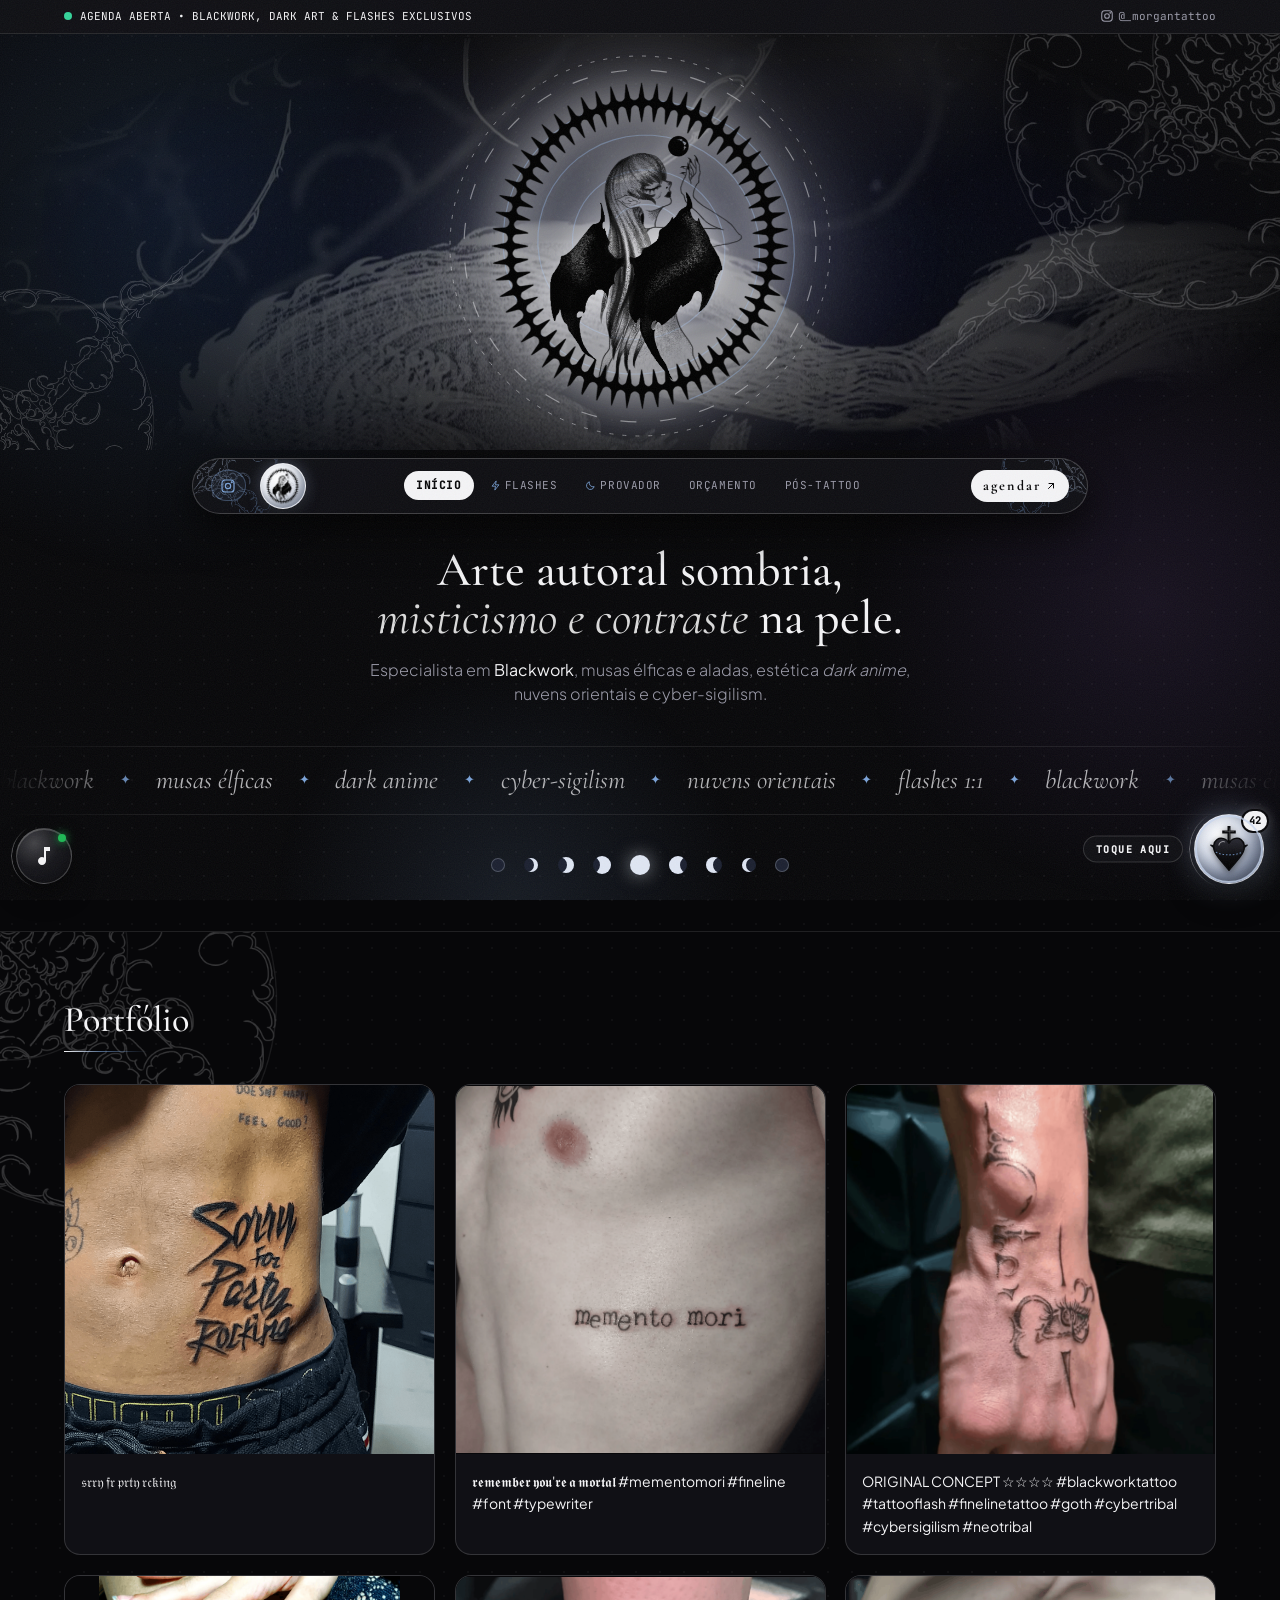
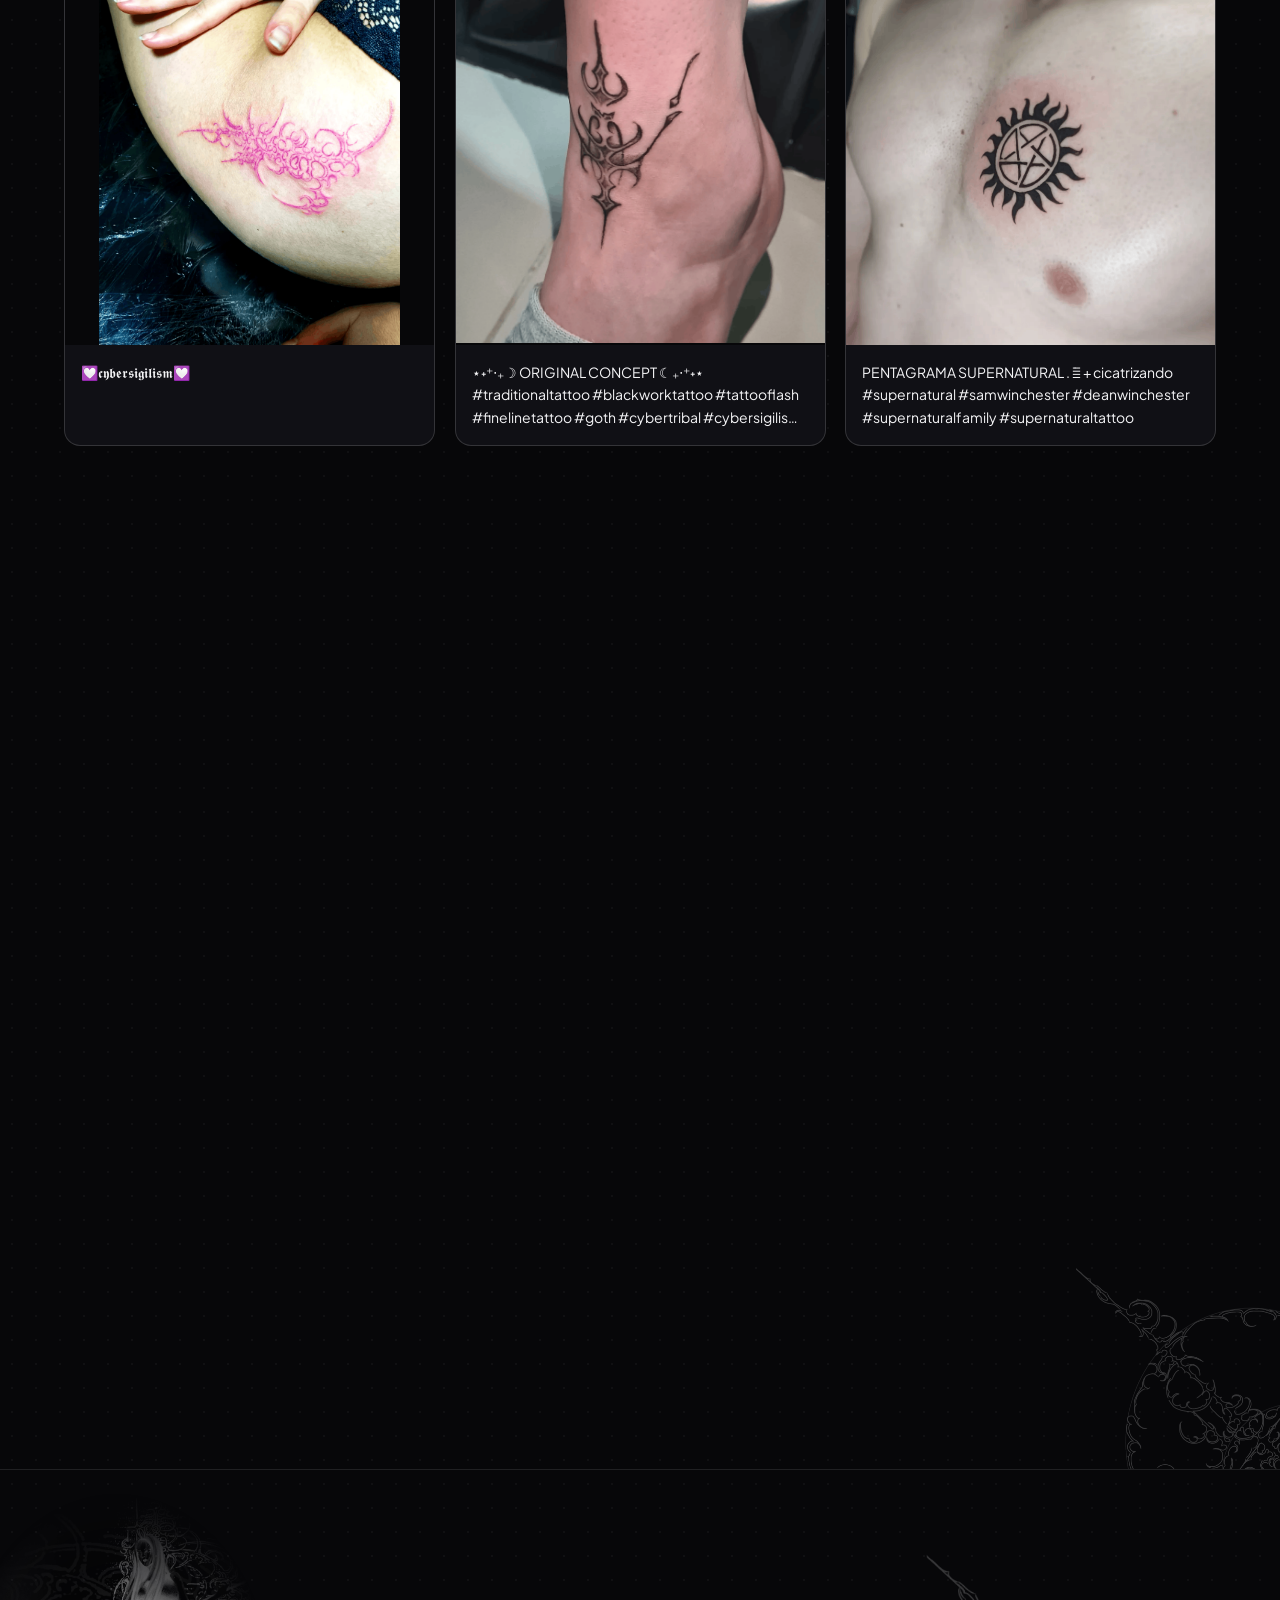
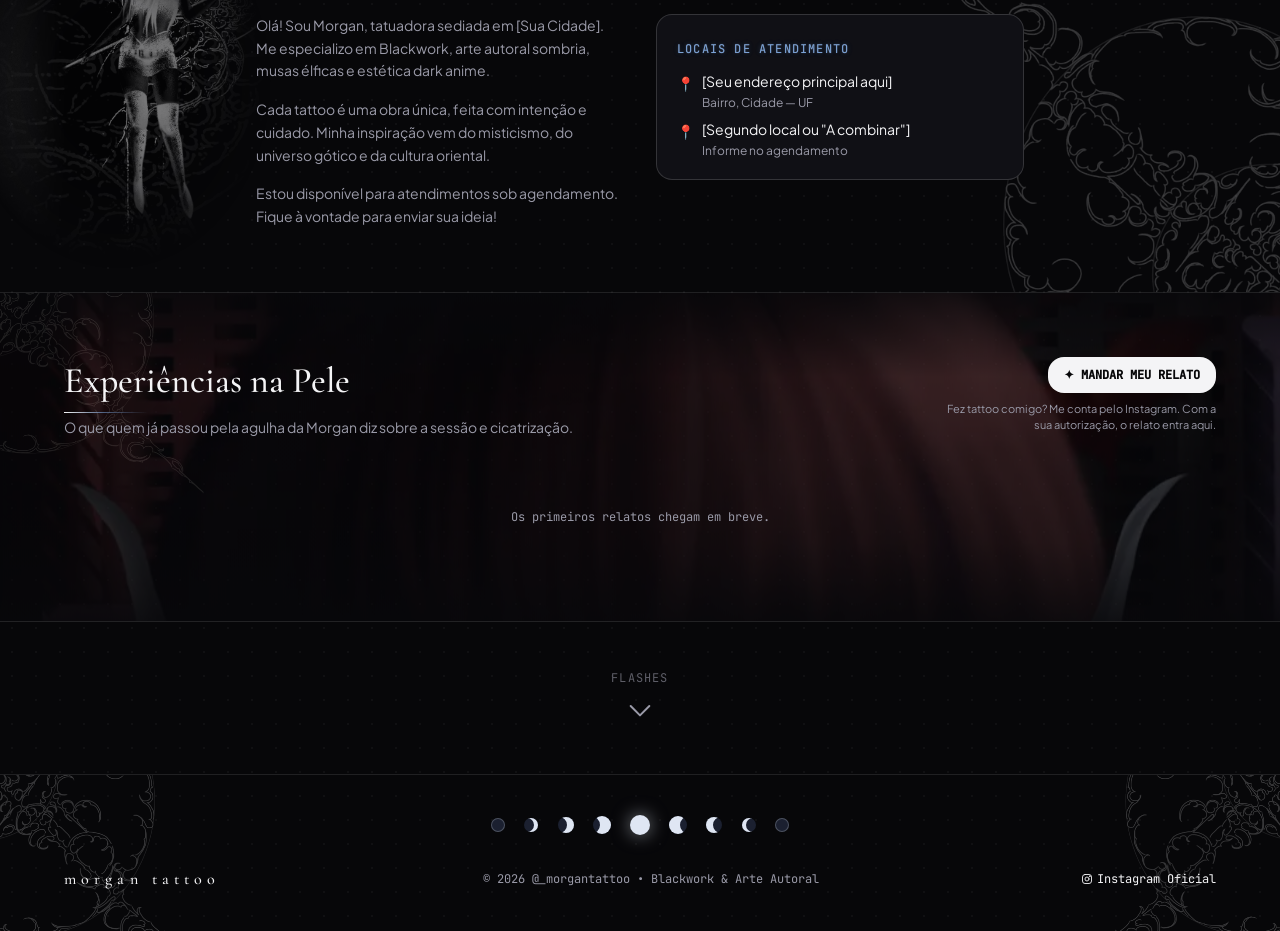
<file: index.html>
<!DOCTYPE html>
<html lang="pt-BR" class="scroll-smooth">
<head>
  <meta http-equiv="Content-Type" content="text/html; charset=UTF-8">
  <meta name="viewport" content="width=device-width, initial-scale=1.0">
  <title>Morgan Tattoo — Portfólio, Flashes &amp; Orçamento</title>
  <meta name="description" content="Morgan Tattoo: blackwork, arte autoral sombria, flashes exclusivos e orçamento online.">
  <meta name="theme-color" content="#070709">
  <!-- Segurança: o GitHub Pages não deixa configurar cabeçalhos HTTP, então a política vai aqui.
       Só carrega código e fontes do próprio site; de fora, apenas o player do Spotify.
       ('unsafe-inline' continua porque os botões usam onclick no HTML; tudo que vem de dados é escapado.) -->
  <meta http-equiv="Content-Security-Policy" content="default-src 'self'; script-src 'self' 'unsafe-inline'; style-src 'self' 'unsafe-inline'; img-src 'self' data: blob: https:; font-src 'self'; frame-src https://open.spotify.com; connect-src 'self' data: blob: https:; media-src 'none'; worker-src 'none'; object-src 'none'; base-uri 'self'; form-action 'self'; upgrade-insecure-requests">
  <meta name="referrer" content="strict-origin-when-cross-origin">
  <script src="./assets/js/tailwind.js"></script>
  <script src="./data/items.js"></script>
  <link href="./assets/css/fonts.css" rel="stylesheet">

  <script>
    tailwind.config = {
      theme: {
        extend: {
          colors: {
            obsidian: '#070709',
            charcoal: '#101015',
            ash: '#23232E',
            mist: '#9A9AA8',
            alabaster: '#F4F4F6'
          },
          fontFamily: {
            serif: ['"Cormorant Garamond"', 'Georgia', 'serif'],
            sans: ['"Plus Jakarta Sans"', 'sans-serif'],
            mono: ['"JetBrains Mono"', 'monospace']
          }
        }
      }
    }
  </script>

  <style>
    body {
      background-color: #070709;
      color: #F4F4F6;
      background-image: radial-gradient(rgba(255,255,255,0.035) 1px, transparent 0);
      background-size: 24px 24px;
      overflow-x: hidden;
    }
    .morgan-wordmark {
      font-family: 'Cormorant Garamond', Georgia, serif;
      letter-spacing: 0.32em;
      text-transform: lowercase;
    }
    /* Levitação suave e rotação astral para o PNG transparente */
    @keyframes floatLogo {
      0%, 100% { transform: translateY(0px); }
      50% { transform: translateY(-9px); }
    }
    @keyframes spinRing {
      from { transform: rotate(0deg); }
      to { transform: rotate(360deg); }
    }
    .animate-float {
      animation: floatLogo 5s ease-in-out infinite;
    }
    .animate-ring {
      animation: spinRing 48s linear infinite;
    }
    .orbit-ring {
      position: absolute;
      top: 50%;
      left: 50%;
      translate: -50% -50%;
      transform-origin: center;
    }
    .logo-backlight {
      position: absolute;
      top: 50%;
      left: 50%;
      transform: translate(-50%, -50%);
    }
    @media (prefers-reduced-motion: reduce) {
      .animate-float,
      .animate-ring {
        animation: none;
      }
    }
    /* Contraste para destacar os espinhos pretos do PNG transparente */
    .aura-silver {
      filter: drop-shadow(0 0 18px rgba(255, 255, 255, 0.75)) drop-shadow(0 0 42px rgba(220, 220, 235, 0.45));
    }
    .navy-glow-text {
      color: #315887;
      text-shadow:
        0 0 1px rgba(220, 232, 255, 0.35),
        0 0 5px rgba(96, 165, 250, 0.22),
        0 0 10px rgba(96, 165, 250, 0.12);
    }
    .tilt-wrap {
      perspective: 1000px;
    }
    .tilt-inner {
      transform-style: preserve-3d;
      transition: transform 0.15s ease-out, filter 0.35s ease;
    }
    .nav-pill.active {
      background: #F4F4F6 !important;
      color: #070709 !important;
      font-weight: 600 !important;
    }
    .page-section {
      min-height: 80vh;
    }
      /* Animação dos Corações Góticos */
    @keyframes floatHeart {
      0% {
        opacity: 1;
        transform: translate(0, 0) scale(1) rotate(0deg);
      }
      50% {
        opacity: 0.9;
        transform: translate(var(--tw-x, 20px), -60px) scale(1.35) rotate(15deg);
      }
      100% {
        opacity: 0;
        transform: translate(calc(var(--tw-x, 20px) * 1.8), -140px) scale(0.6) rotate(-20deg);
      }
    }
    .goth-heart-particle {
      position: fixed;
      pointer-events: none;
      z-index: 100;
      user-select: none;
      animation: floatHeart 1.6s cubic-bezier(0.25, 0.46, 0.45, 0.94) forwards;
      filter: drop-shadow(0 0 6px rgba(255,255,255,0.4));
    }
    /* Flutuador de +1 Alma */
    @keyframes floatPlusOne {
      0% { opacity: 0; transform: translateY(0) scale(0.7); }
      20% { opacity: 1; transform: translateY(-12px) scale(1.15); }
      80% { opacity: 1; transform: translateY(-38px) scale(1); }
      100% { opacity: 0; transform: translateY(-60px) scale(0.8); }
    }
    .plus-one-particle {
      position: fixed;
      pointer-events: none;
      z-index: 105;
      user-select: none;
      font-family: 'JetBrains Mono', monospace;
      font-weight: 700;
      font-size: 12px;
      color: #F4F4F6;
      text-shadow: 0 0 10px rgba(168, 85, 247, 0.8), 0 0 4px #000;
      animation: floatPlusOne 1.2s cubic-bezier(0.22, 1, 0.36, 1) forwards;
    }
    /* Bônus 10 Clicks: Revoada de Morcegos */
    @keyframes batFlyAcross {
      0% {
        opacity: 0;
        transform: translate(0, 0) scale(0.6) rotate(0deg);
      }
      20% {
        opacity: 1;
        transform: translate(calc(var(--target-x) * 0.25), calc(var(--target-y) * 0.25)) scale(1.3) rotate(-15deg);
      }
      50% {
        transform: translate(calc(var(--target-x) * 0.55), calc(var(--target-y) * 0.55)) scale(1) rotate(20deg);
      }
      80% {
        opacity: 0.95;
        transform: translate(calc(var(--target-x) * 0.85), calc(var(--target-y) * 0.85)) scale(1.1) rotate(-10deg);
      }
      100% {
        opacity: 0;
        transform: translate(var(--target-x), var(--target-y)) scale(0.5) rotate(15deg);
      }
    }
    .bat-particle {
      position: fixed;
      pointer-events: none;
      z-index: 110;
      user-select: none;
      animation: batFlyAcross 2.4s cubic-bezier(0.25, 0.46, 0.45, 0.94) forwards;
      filter: drop-shadow(0 0 8px rgba(168, 85, 247, 0.75));
    }
    /* Bônus 50 Clicks: Explosão de Rosas e Adagas */
    @keyframes roseBurst {
      0% {
        opacity: 0;
        transform: translate(0, 0) scale(0.4) rotate(0deg);
      }
      20% {
        opacity: 1;
        transform: translate(calc(var(--burst-x) * 0.5), calc(var(--burst-y) * 0.5)) scale(1.3) rotate(calc(var(--burst-rot) * 0.5));
      }
      70% {
        opacity: 1;
        transform: translate(var(--burst-x), var(--burst-y)) scale(1.15) rotate(var(--burst-rot));
      }
      100% {
        opacity: 0;
        transform: translate(calc(var(--burst-x) * 1.25), calc(var(--burst-y) + 100px)) scale(0.6) rotate(calc(var(--burst-rot) * 1.4));
      }
    }
    .rose-burst-particle {
      position: fixed;
      pointer-events: none;
      z-index: 120;
      user-select: none;
      animation: roseBurst 2.8s cubic-bezier(0.16, 1, 0.3, 1) forwards;
      filter: drop-shadow(0 0 10px rgba(236, 72, 153, 0.7));
    }
    /* Bônus 100 Clicks: Cascata Cósmica Ancestral */
    @keyframes rainConfetti {
      0% {
        opacity: 0;
        transform: translateY(-50px) rotate(0deg) scale(0.6);
      }
      15% {
        opacity: 1;
      }
      85% {
        opacity: 1;
      }
      100% {
        opacity: 0;
        transform: translateY(105vh) rotate(var(--confetti-rot, 360deg)) scale(1.1);
      }
    }
    .goth-confetti-particle {
      position: fixed;
      pointer-events: none;
      z-index: 130;
      user-select: none;
      animation: rainConfetti 3.8s cubic-bezier(0.25, 0.46, 0.45, 0.94) forwards;
      filter: drop-shadow(0 0 8px rgba(255, 255, 255, 0.85));
    }
    /* Flash e Vinheta de Tela */
    @keyframes screenVignettePulse {
      0% { opacity: 0; }
      25% { opacity: 0.85; }
      75% { opacity: 0.75; }
      100% { opacity: 0; }
    }
    .screen-vignette-pulse {
      position: fixed;
      inset: 0;
      pointer-events: none;
      z-index: 99;
      background: radial-gradient(circle, transparent 35%, rgba(147, 51, 234, 0.35) 85%, rgba(10, 5, 20, 0.85) 100%);
      animation: screenVignettePulse 2.8s ease-out forwards;
    }
    @keyframes gothShake {
      0%, 100% { transform: translate(0, 0); }
      20% { transform: translate(-5px, 2px) rotate(-1.5deg); }
      40% { transform: translate(5px, -2px) rotate(1.5deg); }
      60% { transform: translate(-3px, -1px); }
      80% { transform: translate(3px, 1px); }
    }
    .goth-shake {
      animation: gothShake 0.45s ease-in-out;
    }
    /* Estilos do Zoom / Pan no Lightbox */
    .zoom-container {
      overflow: hidden;
      position: relative;
      touch-action: none;
    }
    .zoom-target {
      transition: transform 0.15s ease-out;
      transform-origin: center center;
    }
    .zoom-grab {
      cursor: grab;
    }
    .zoom-grabbing {
      cursor: grabbing;
    }
  </style>
  <style>*, ::before, ::after{--tw-border-spacing-x:0;--tw-border-spacing-y:0;--tw-translate-x:0;--tw-translate-y:0;--tw-rotate:0;--tw-skew-x:0;--tw-skew-y:0;--tw-scale-x:1;--tw-scale-y:1;--tw-pan-x: ;--tw-pan-y: ;--tw-pinch-zoom: ;--tw-scroll-snap-strictness:proximity;--tw-gradient-from-position: ;--tw-gradient-via-position: ;--tw-gradient-to-position: ;--tw-ordinal: ;--tw-slashed-zero: ;--tw-numeric-figure: ;--tw-numeric-spacing: ;--tw-numeric-fraction: ;--tw-ring-inset: ;--tw-ring-offset-width:0px;--tw-ring-offset-color:#fff;--tw-ring-color:rgb(59 130 246 / 0.5);--tw-ring-offset-shadow:0 0 #0000;--tw-ring-shadow:0 0 #0000;--tw-shadow:0 0 #0000;--tw-shadow-colored:0 0 #0000;--tw-blur: ;--tw-brightness: ;--tw-contrast: ;--tw-grayscale: ;--tw-hue-rotate: ;--tw-invert: ;--tw-saturate: ;--tw-sepia: ;--tw-drop-shadow: ;--tw-backdrop-blur: ;--tw-backdrop-brightness: ;--tw-backdrop-contrast: ;--tw-backdrop-grayscale: ;--tw-backdrop-hue-rotate: ;--tw-backdrop-invert: ;--tw-backdrop-opacity: ;--tw-backdrop-saturate: ;--tw-backdrop-sepia: ;--tw-contain-size: ;--tw-contain-layout: ;--tw-contain-paint: ;--tw-contain-style: }::backdrop{--tw-border-spacing-x:0;--tw-border-spacing-y:0;--tw-translate-x:0;--tw-translate-y:0;--tw-rotate:0;--tw-skew-x:0;--tw-skew-y:0;--tw-scale-x:1;--tw-scale-y:1;--tw-pan-x: ;--tw-pan-y: ;--tw-pinch-zoom: ;--tw-scroll-snap-strictness:proximity;--tw-gradient-from-position: ;--tw-gradient-via-position: ;--tw-gradient-to-position: ;--tw-ordinal: ;--tw-slashed-zero: ;--tw-numeric-figure: ;--tw-numeric-spacing: ;--tw-numeric-fraction: ;--tw-ring-inset: ;--tw-ring-offset-width:0px;--tw-ring-offset-color:#fff;--tw-ring-color:rgb(59 130 246 / 0.5);--tw-ring-offset-shadow:0 0 #0000;--tw-ring-shadow:0 0 #0000;--tw-shadow:0 0 #0000;--tw-shadow-colored:0 0 #0000;--tw-blur: ;--tw-brightness: ;--tw-contrast: ;--tw-grayscale: ;--tw-hue-rotate: ;--tw-invert: ;--tw-saturate: ;--tw-sepia: ;--tw-drop-shadow: ;--tw-backdrop-blur: ;--tw-backdrop-brightness: ;--tw-backdrop-contrast: ;--tw-backdrop-grayscale: ;--tw-backdrop-hue-rotate: ;--tw-backdrop-invert: ;--tw-backdrop-opacity: ;--tw-backdrop-saturate: ;--tw-backdrop-sepia: ;--tw-contain-size: ;--tw-contain-layout: ;--tw-contain-paint: ;--tw-contain-style: }/* ! tailwindcss v3.4.17 | MIT License | https://tailwindcss.com */*,::after,::before{box-sizing:border-box;border-width:0;border-style:solid;border-color:#e5e7eb}::after,::before{--tw-content:''}:host,html{line-height:1.5;-webkit-text-size-adjust:100%;-moz-tab-size:4;tab-size:4;font-family:"Plus Jakarta Sans", sans-serif;font-feature-settings:normal;font-variation-settings:normal;-webkit-tap-highlight-color:transparent}body{margin:0;line-height:inherit}hr{height:0;color:inherit;border-top-width:1px}abbr:where([title]){-webkit-text-decoration:underline dotted;text-decoration:underline dotted}h1,h2,h3,h4,h5,h6{font-size:inherit;font-weight:inherit}a{color:inherit;text-decoration:inherit}b,strong{font-weight:bolder}code,kbd,pre,samp{font-family:"JetBrains Mono", monospace;font-feature-settings:normal;font-variation-settings:normal;font-size:1em}small{font-size:80%}sub,sup{font-size:75%;line-height:0;position:relative;vertical-align:baseline}sub{bottom:-.25em}sup{top:-.5em}table{text-indent:0;border-color:inherit;border-collapse:collapse}button,input,optgroup,select,textarea{font-family:inherit;font-feature-settings:inherit;font-variation-settings:inherit;font-size:100%;font-weight:inherit;line-height:inherit;letter-spacing:inherit;color:inherit;margin:0;padding:0}button,select{text-transform:none}button,input:where([type=button]),input:where([type=reset]),input:where([type=submit]){-webkit-appearance:button;background-color:transparent;background-image:none}:-moz-focusring{outline:auto}:-moz-ui-invalid{box-shadow:none}progress{vertical-align:baseline}::-webkit-inner-spin-button,::-webkit-outer-spin-button{height:auto}[type=search]{-webkit-appearance:textfield;outline-offset:-2px}::-webkit-search-decoration{-webkit-appearance:none}::-webkit-file-upload-button{-webkit-appearance:button;font:inherit}summary{display:list-item}blockquote,dd,dl,figure,h1,h2,h3,h4,h5,h6,hr,p,pre{margin:0}fieldset{margin:0;padding:0}legend{padding:0}menu,ol,ul{list-style:none;margin:0;padding:0}dialog{padding:0}textarea{resize:vertical}input::placeholder,textarea::placeholder{opacity:1;color:#9ca3af}[role=button],button{cursor:pointer}:disabled{cursor:default}audio,canvas,embed,iframe,img,object,svg,video{display:block;vertical-align:middle}img,video{max-width:100%;height:auto}[hidden]:where(:not([hidden=until-found])){display:none}.pointer-events-none{pointer-events:none}.fixed{position:fixed}.absolute{position:absolute}.relative{position:relative}.sticky{position:sticky}.inset-0{inset:0px}.bottom-4{bottom:1rem}.right-4{right:1rem}.top-0{top:0px}.top-3{top:0.75rem}.z-10{z-index:10}.z-20{z-index:20}.z-50{z-index:50}.z-\[70\]{z-index:70}.z-\[80\]{z-index:80}.mx-auto{margin-left:auto;margin-right:auto}.my-2{margin-top:0.5rem;margin-bottom:0.5rem}.mb-1{margin-bottom:0.25rem}.mb-10{margin-bottom:2.5rem}.mb-2{margin-bottom:0.5rem}.mb-3{margin-bottom:0.75rem}.mb-6{margin-bottom:1.5rem}.mb-8{margin-bottom:2rem}.mt-1{margin-top:0.25rem}.mt-2{margin-top:0.5rem}.block{display:block}.flex{display:flex}.grid{display:grid}.hidden{display:none}.aspect-square{aspect-ratio:1 / 1}.h-2{height:0.5rem}.h-72{height:18rem}.h-\[310px\]{height:310px}.h-full{height:100%}.h-48{height:12rem}.max-h-\[92vh\]{max-height:92vh}.w-2{width:0.5rem}.w-72{width:18rem}.w-\[280px\]{width:280px}.w-\[310px\]{width:310px}.w-full{width:100%}.min-w-0{min-width:0px}.max-w-3xl{max-width:48rem}.max-w-4xl{max-width:56rem}.max-w-6xl{max-width:72rem}.max-w-xl{max-width:36rem}.shrink-0{flex-shrink:0}@keyframes pulse{50%{opacity:.5}}.animate-pulse{animation:pulse 2s cubic-bezier(0.4, 0, 0.6, 1) infinite}.cursor-pointer{cursor:pointer}.select-none{-webkit-user-select:none;user-select:none}.select-all{-webkit-user-select:all;user-select:all}.grid-cols-1{grid-template-columns:repeat(1, minmax(0, 1fr))}.grid-cols-2{grid-template-columns:repeat(2, minmax(0, 1fr))}.grid-cols-3{grid-template-columns:repeat(3, minmax(0, 1fr))}.flex-col{flex-direction:column}.flex-wrap{flex-wrap:wrap}.items-start{align-items:flex-start}.items-center{align-items:center}.justify-center{justify-content:center}.justify-between{justify-content:space-between}.gap-1{gap:0.25rem}.gap-2{gap:0.5rem}.gap-2\.5{gap:0.625rem}.gap-3{gap:0.75rem}.gap-4{gap:1rem}.gap-5{gap:1.25rem}.gap-6{gap:1.5rem}.gap-8{gap:2rem}.space-y-1 > :not([hidden]) ~ :not([hidden]){--tw-space-y-reverse:0;margin-top:calc(0.25rem * calc(1 - var(--tw-space-y-reverse)));margin-bottom:calc(0.25rem * var(--tw-space-y-reverse))}.space-y-2 > :not([hidden]) ~ :not([hidden]){--tw-space-y-reverse:0;margin-top:calc(0.5rem * calc(1 - var(--tw-space-y-reverse)));margin-bottom:calc(0.5rem * var(--tw-space-y-reverse))}.space-y-3 > :not([hidden]) ~ :not([hidden]){--tw-space-y-reverse:0;margin-top:calc(0.75rem * calc(1 - var(--tw-space-y-reverse)));margin-bottom:calc(0.75rem * var(--tw-space-y-reverse))}.space-y-4 > :not([hidden]) ~ :not([hidden]){--tw-space-y-reverse:0;margin-top:calc(1rem * calc(1 - var(--tw-space-y-reverse)));margin-bottom:calc(1rem * var(--tw-space-y-reverse))}.space-y-6 > :not([hidden]) ~ :not([hidden]){--tw-space-y-reverse:0;margin-top:calc(1.5rem * calc(1 - var(--tw-space-y-reverse)));margin-bottom:calc(1.5rem * var(--tw-space-y-reverse))}.self-start{align-self:flex-start}.overflow-hidden{overflow:hidden}.overflow-x-auto{overflow-x:auto}.overflow-y-auto{overflow-y:auto}.scroll-smooth{scroll-behavior:smooth}.whitespace-nowrap{white-space:nowrap}.whitespace-pre-wrap{white-space:pre-wrap}.break-words{overflow-wrap:break-word}.break-all{word-break:break-all}.rounded{border-radius:0.25rem}.rounded-full{border-radius:9999px}.rounded-sm{border-radius:0.125rem}.border{border-width:1px}.border-2{border-width:2px}.border-b{border-bottom-width:1px}.border-l{border-left-width:1px}.border-alabaster{--tw-border-opacity:1;border-color:rgb(244 244 246 / var(--tw-border-opacity, 1))}.border-emerald-400\/40{border-color:rgb(52 211 153 / 0.4)}.border-white\/10{border-color:rgb(255 255 255 / 0.1)}.border-white\/15{border-color:rgb(255 255 255 / 0.15)}.border-white\/20{border-color:rgb(255 255 255 / 0.2)}.border-white\/25{border-color:rgb(255 255 255 / 0.25)}.border-red-400\/40{border-color:rgb(248 113 113 / 0.4)}.bg-alabaster{--tw-bg-opacity:1;background-color:rgb(244 244 246 / var(--tw-bg-opacity, 1))}.bg-black\/85{background-color:rgb(0 0 0 / 0.85)}.bg-charcoal{--tw-bg-opacity:1;background-color:rgb(16 16 21 / var(--tw-bg-opacity, 1))}.bg-charcoal\/30{background-color:rgb(16 16 21 / 0.3)}.bg-charcoal\/40{background-color:rgb(16 16 21 / 0.4)}.bg-charcoal\/90{background-color:rgb(16 16 21 / 0.9)}.bg-charcoal\/95{background-color:rgb(16 16 21 / 0.95)}.bg-emerald-400{--tw-bg-opacity:1;background-color:rgb(52 211 153 / var(--tw-bg-opacity, 1))}.bg-emerald-500\/10{background-color:rgb(16 185 129 / 0.1)}.bg-obsidian{--tw-bg-opacity:1;background-color:rgb(7 7 9 / var(--tw-bg-opacity, 1))}.bg-obsidian\/95{background-color:rgb(7 7 9 / 0.95)}.bg-white\/10{background-color:rgb(255 255 255 / 0.1)}.bg-white\/20{background-color:rgb(255 255 255 / 0.2)}.bg-gradient-to-b{background-image:linear-gradient(to bottom, var(--tw-gradient-stops))}.from-alabaster{--tw-gradient-from:#F4F4F6 var(--tw-gradient-from-position);--tw-gradient-to:rgb(244 244 246 / 0) var(--tw-gradient-to-position);--tw-gradient-stops:var(--tw-gradient-from), var(--tw-gradient-to)}.to-\[\#CFCFD8\]{--tw-gradient-to:#CFCFD8 var(--tw-gradient-to-position)}.object-contain{object-fit:contain}.p-2\.5{padding:0.625rem}.p-3{padding:0.75rem}.p-3\.5{padding:0.875rem}.p-4{padding:1rem}.p-5{padding:1.25rem}.p-6{padding:1.5rem}.px-2{padding-left:0.5rem;padding-right:0.5rem}.px-2\.5{padding-left:0.625rem;padding-right:0.625rem}.px-3{padding-left:0.75rem;padding-right:0.75rem}.px-3\.5{padding-left:0.875rem;padding-right:0.875rem}.px-4{padding-left:1rem;padding-right:1rem}.px-5{padding-left:1.25rem;padding-right:1.25rem}.py-0\.5{padding-top:0.125rem;padding-bottom:0.125rem}.py-1\.5{padding-top:0.375rem;padding-bottom:0.375rem}.py-10{padding-top:2.5rem;padding-bottom:2.5rem}.py-16{padding-top:4rem;padding-bottom:4rem}.py-2{padding-top:0.5rem;padding-bottom:0.5rem}.py-2\.5{padding-top:0.625rem;padding-bottom:0.625rem}.py-3{padding-top:0.75rem;padding-bottom:0.75rem}.py-3\.5{padding-top:0.875rem;padding-bottom:0.875rem}.py-4{padding-top:1rem;padding-bottom:1rem}.pb-14{padding-bottom:3.5rem}.pb-4{padding-bottom:1rem}.pl-3{padding-left:0.75rem}.pt-2{padding-top:0.5rem}.pt-6{padding-top:1.5rem}.text-left{text-align:left}.text-center{text-align:center}.font-mono{font-family:"JetBrains Mono", monospace}.font-serif{font-family:"Cormorant Garamond", Georgia, serif}.text-2xl{font-size:1.5rem;line-height:2rem}.text-3xl{font-size:1.875rem;line-height:2.25rem}.text-\[10px\]{font-size:10px}.text-\[11px\]{font-size:11px}.text-base{font-size:1rem;line-height:1.5rem}.text-lg{font-size:1.125rem;line-height:1.75rem}.text-sm{font-size:0.875rem;line-height:1.25rem}.text-xl{font-size:1.25rem;line-height:1.75rem}.text-xs{font-size:0.75rem;line-height:1rem}.font-bold{font-weight:700}.font-light{font-weight:300}.font-normal{font-weight:400}.font-semibold{font-weight:600}.uppercase{text-transform:uppercase}.lowercase{text-transform:lowercase}.italic{font-style:italic}.leading-relaxed{line-height:1.625}.leading-tight{line-height:1.25}.tracking-\[0\.16em\]{letter-spacing:0.16em}.tracking-\[0\.18em\]{letter-spacing:0.18em}.tracking-\[0\.22em\]{letter-spacing:0.22em}.tracking-wider{letter-spacing:0.05em}.tracking-widest{letter-spacing:0.1em}.text-alabaster{--tw-text-opacity:1;color:rgb(244 244 246 / var(--tw-text-opacity, 1))}.text-alabaster\/80{color:rgb(244 244 246 / 0.8)}.text-alabaster\/90{color:rgb(244 244 246 / 0.9)}.text-mist{--tw-text-opacity:1;color:rgb(154 154 168 / var(--tw-text-opacity, 1))}.text-obsidian{--tw-text-opacity:1;color:rgb(7 7 9 / var(--tw-text-opacity, 1))}.text-white{--tw-text-opacity:1;color:rgb(255 255 255 / var(--tw-text-opacity, 1))}.text-white\/85{color:rgb(255 255 255 / 0.85)}.text-red-300{--tw-text-opacity:1;color:rgb(252 165 165 / var(--tw-text-opacity, 1))}.underline{-webkit-text-decoration-line:underline;text-decoration-line:underline}.antialiased{-webkit-font-smoothing:antialiased;-moz-osx-font-smoothing:grayscale}.accent-alabaster{accent-color:#F4F4F6}.opacity-45{opacity:0.45}.shadow-2xl{--tw-shadow:0 25px 50px -12px rgb(0 0 0 / 0.25);--tw-shadow-colored:0 25px 50px -12px var(--tw-shadow-color);box-shadow:var(--tw-ring-offset-shadow, 0 0 #0000), var(--tw-ring-shadow, 0 0 #0000), var(--tw-shadow)}.shadow-\[0_16px_40px_rgba\(0\2c 0\2c 0\2c 0\.85\)\]{--tw-shadow:0 16px 40px rgba(0,0,0,0.85);--tw-shadow-colored:0 16px 40px var(--tw-shadow-color);box-shadow:var(--tw-ring-offset-shadow, 0 0 #0000), var(--tw-ring-shadow, 0 0 #0000), var(--tw-shadow)}.shadow-lg{--tw-shadow:0 10px 15px -3px rgb(0 0 0 / 0.1), 0 4px 6px -4px rgb(0 0 0 / 0.1);--tw-shadow-colored:0 10px 15px -3px var(--tw-shadow-color), 0 4px 6px -4px var(--tw-shadow-color);box-shadow:var(--tw-ring-offset-shadow, 0 0 #0000), var(--tw-ring-shadow, 0 0 #0000), var(--tw-shadow)}.blur-3xl{--tw-blur:blur(64px);filter:var(--tw-blur) var(--tw-brightness) var(--tw-contrast) var(--tw-grayscale) var(--tw-hue-rotate) var(--tw-invert) var(--tw-saturate) var(--tw-sepia) var(--tw-drop-shadow)}.backdrop-blur{--tw-backdrop-blur:blur(8px);-webkit-backdrop-filter:var(--tw-backdrop-blur) var(--tw-backdrop-brightness) var(--tw-backdrop-contrast) var(--tw-backdrop-grayscale) var(--tw-backdrop-hue-rotate) var(--tw-backdrop-invert) var(--tw-backdrop-opacity) var(--tw-backdrop-saturate) var(--tw-backdrop-sepia);backdrop-filter:var(--tw-backdrop-blur) var(--tw-backdrop-brightness) var(--tw-backdrop-contrast) var(--tw-backdrop-grayscale) var(--tw-backdrop-hue-rotate) var(--tw-backdrop-invert) var(--tw-backdrop-opacity) var(--tw-backdrop-saturate) var(--tw-backdrop-sepia)}.backdrop-blur-sm{--tw-backdrop-blur:blur(4px);-webkit-backdrop-filter:var(--tw-backdrop-blur) var(--tw-backdrop-brightness) var(--tw-backdrop-contrast) var(--tw-backdrop-grayscale) var(--tw-backdrop-hue-rotate) var(--tw-backdrop-invert) var(--tw-backdrop-opacity) var(--tw-backdrop-saturate) var(--tw-backdrop-sepia);backdrop-filter:var(--tw-backdrop-blur) var(--tw-backdrop-brightness) var(--tw-backdrop-contrast) var(--tw-backdrop-grayscale) var(--tw-backdrop-hue-rotate) var(--tw-backdrop-invert) var(--tw-backdrop-opacity) var(--tw-backdrop-saturate) var(--tw-backdrop-sepia)}.backdrop-blur-xl{--tw-backdrop-blur:blur(24px);-webkit-backdrop-filter:var(--tw-backdrop-blur) var(--tw-backdrop-brightness) var(--tw-backdrop-contrast) var(--tw-backdrop-grayscale) var(--tw-backdrop-hue-rotate) var(--tw-backdrop-invert) var(--tw-backdrop-opacity) var(--tw-backdrop-saturate) var(--tw-backdrop-sepia);backdrop-filter:var(--tw-backdrop-blur) var(--tw-backdrop-brightness) var(--tw-backdrop-contrast) var(--tw-backdrop-grayscale) var(--tw-backdrop-hue-rotate) var(--tw-backdrop-invert) var(--tw-backdrop-opacity) var(--tw-backdrop-saturate) var(--tw-backdrop-sepia)}.transition{transition-property:color, background-color, border-color, fill, stroke, opacity, box-shadow, transform, filter, -webkit-text-decoration-color, -webkit-backdrop-filter;transition-property:color, background-color, border-color, text-decoration-color, fill, stroke, opacity, box-shadow, transform, filter, backdrop-filter;transition-property:color, background-color, border-color, text-decoration-color, fill, stroke, opacity, box-shadow, transform, filter, backdrop-filter, -webkit-text-decoration-color, -webkit-backdrop-filter;transition-timing-function:cubic-bezier(0.4, 0, 0.2, 1);transition-duration:150ms}.transition-all{transition-property:all;transition-timing-function:cubic-bezier(0.4, 0, 0.2, 1);transition-duration:150ms}.transition-transform{transition-property:transform;transition-timing-function:cubic-bezier(0.4, 0, 0.2, 1);transition-duration:150ms}.duration-500{transition-duration:500ms}.duration-300{transition-duration:300ms}.selection\:bg-alabaster *::selection{--tw-bg-opacity:1;background-color:rgb(244 244 246 / var(--tw-bg-opacity, 1))}.selection\:text-obsidian *::selection{--tw-text-opacity:1;color:rgb(7 7 9 / var(--tw-text-opacity, 1))}.selection\:bg-alabaster::selection{--tw-bg-opacity:1;background-color:rgb(244 244 246 / var(--tw-bg-opacity, 1))}.selection\:text-obsidian::selection{--tw-text-opacity:1;color:rgb(7 7 9 / var(--tw-text-opacity, 1))}.hover\:border-alabaster:hover{--tw-border-opacity:1;border-color:rgb(244 244 246 / var(--tw-border-opacity, 1))}.hover\:border-white\/45:hover{border-color:rgb(255 255 255 / 0.45)}.hover\:bg-ash:hover{--tw-bg-opacity:1;background-color:rgb(35 35 46 / var(--tw-bg-opacity, 1))}.hover\:bg-white:hover{--tw-bg-opacity:1;background-color:rgb(255 255 255 / var(--tw-bg-opacity, 1))}.hover\:bg-red-950\/40:hover{background-color:rgb(69 10 10 / 0.4)}.hover\:bg-white\/10:hover{background-color:rgb(255 255 255 / 0.1)}.hover\:text-alabaster:hover{--tw-text-opacity:1;color:rgb(244 244 246 / var(--tw-text-opacity, 1))}.hover\:text-white:hover{--tw-text-opacity:1;color:rgb(255 255 255 / var(--tw-text-opacity, 1))}.hover\:underline:hover{-webkit-text-decoration-line:underline;text-decoration-line:underline}.focus\:border-alabaster:focus{--tw-border-opacity:1;border-color:rgb(244 244 246 / var(--tw-border-opacity, 1))}.focus\:outline-none:focus{outline:2px solid transparent;outline-offset:2px}.group:hover .group-hover\:scale-105{--tw-scale-x:1.05;--tw-scale-y:1.05;transform:translate(var(--tw-translate-x), var(--tw-translate-y)) rotate(var(--tw-rotate)) skewX(var(--tw-skew-x)) skewY(var(--tw-skew-y)) scaleX(var(--tw-scale-x)) scaleY(var(--tw-scale-y))}@media (min-width: 640px){.sm\:col-span-2{grid-column:span 2 / span 2}.sm\:h-96{height:24rem}.sm\:h-\[400px\]{height:400px}.sm\:w-96{width:24rem}.sm\:w-\[360px\]{width:360px}.sm\:w-\[400px\]{width:400px}.sm\:grid-cols-2{grid-template-columns:repeat(2, minmax(0, 1fr))}.sm\:grid-cols-3{grid-template-columns:repeat(3, minmax(0, 1fr))}.sm\:flex-row{flex-direction:row}.sm\:items-end{align-items:flex-end}.sm\:items-center{align-items:center}.sm\:p-6{padding:1.5rem}.sm\:px-3{padding-left:0.75rem;padding-right:0.75rem}.sm\:px-5{padding-left:1.25rem;padding-right:1.25rem}.sm\:px-6{padding-left:1.5rem;padding-right:1.5rem}.sm\:text-4xl{font-size:2.25rem;line-height:2.5rem}.sm\:text-5xl{font-size:3rem;line-height:1}.sm\:text-base{font-size:1rem;line-height:1.5rem}.sm\:text-sm{font-size:0.875rem;line-height:1.25rem}}@media (min-width: 1024px){.lg\:col-span-5{grid-column:span 5 / span 5}.lg\:col-span-7{grid-column:span 7 / span 7}.lg\:grid-cols-12{grid-template-columns:repeat(12, minmax(0, 1fr))}.lg\:grid-cols-3{grid-template-columns:repeat(3, minmax(0, 1fr))}.lg\:grid-cols-4{grid-template-columns:repeat(4, minmax(0, 1fr))}}</style>
  <style id="refinamento">
    /* ===== Refinamento visual ===== */
    html { scroll-behavior: smooth; color-scheme: dark; }
    ::selection { background: #F4F4F6; color: #070709; }
    * { scrollbar-width: thin; scrollbar-color: #34343f #070709; }
    .no-scrollbar { scrollbar-width: none; -ms-overflow-style: none; }
    .no-scrollbar::-webkit-scrollbar { display: none; }
    :focus-visible { outline: 2px solid #F4F4F6; outline-offset: 3px; }
    input:focus-visible, textarea:focus-visible, select:focus-visible { outline-offset: 0; }
    h1, h2, h3 { text-wrap: balance; }
    p { text-wrap: pretty; }
    .navy-glow-text { color: #7BA3D8; } /* era #315887: contraste baixo demais sobre o fundo escuro */
    .cap-clamp { display: -webkit-box; -webkit-line-clamp: 3; -webkit-box-orient: vertical; overflow: hidden; }

    /* Entrada da página inicial: a logo aparece de dentro do desfoque, depois o texto sobe */
    @keyframes logoIn { from { opacity: 0; filter: blur(14px); transform: scale(.94); } to { opacity: 1; filter: blur(0); transform: none; } }
    @keyframes riseIn { from { opacity: 0; transform: translateY(14px); } to { opacity: 1; transform: none; } }
    #morganLogoImg { animation: logoIn 1.3s cubic-bezier(.16, 1, .3, 1) both; }
    #page-home h1 { animation: riseIn .9s cubic-bezier(.16, 1, .3, 1) .5s both; }
    #page-home h1 + p { animation: riseIn .9s cubic-bezier(.16, 1, .3, 1) .7s both; }

    /* Cartões entram ao rolar */
    .rv { opacity: 0; transform: translateY(20px); }
    .rv.rv-in { opacity: 1; transform: none; transition: opacity .8s cubic-bezier(.16, 1, .3, 1) calc(var(--i, 0) * 90ms), transform .8s cubic-bezier(.16, 1, .3, 1) calc(var(--i, 0) * 90ms), border-color .3s; }

    /* Widgets flutuantes: não cobrem o conteúdo. O painel de progresso só abre ao passar o mouse ou clicar */
    #gothMiniHud { display: none; }
    #gothMiniGameWidget:hover #gothMiniHud,
    #gothMiniGameWidget:focus-within #gothMiniHud,
    #gothMiniGameWidget.hud-open #gothMiniHud { display: flex; }
    body:not(.admin-on) #gothMiniGameWidget { bottom: 1rem !important; right: 1rem !important; }
    @media (max-width: 639px) {
      /* menu no celular: marca e "agendar" em cima, as 4 páginas numa segunda linha, todas visíveis */
      header.sticky > div { flex-wrap: wrap; row-gap: .5rem; }
      header.sticky nav.no-scrollbar { order: 3; width: 100%; justify-content: space-between; overflow: visible; }
      header.sticky nav.no-scrollbar a { flex: 1 1 auto; text-align: center; padding-inline: .35rem; font-size: 11px; letter-spacing: .04em; }
      header.sticky > div > a:last-child { margin-left: auto; }
    }
    @media (prefers-reduced-motion: reduce) {
      html { scroll-behavior: auto; }
      #morganLogoImg, #page-home h1, #page-home h1 + p { animation: none; }
      .rv { opacity: 1; transform: none; }
    }
  </style>
  <style id="premium">
    /* ===== Visual premium: cantos suaves, luz, artes de fundo e movimento ===== */
    :root { --ease: cubic-bezier(.16, 1, .3, 1); }
    .ico { width: 1em; height: 1em; display: inline-block; flex-shrink: 0; vertical-align: -.125em; }

    /* 1. Menos quadrado: cartões e campos com cantos suaves, menu e botões em pílula */
    html body .rounded-sm { border-radius: 16px; }
    html body .rounded { border-radius: 999px; }
    html body header.sticky > div { border-radius: 999px; padding-inline: 1.1rem; }
    html body .nav-pill,
    html body header.sticky a.bg-alabaster,
    html body button.bg-alabaster,
    html body button.border { border-radius: 999px; }
    html body button.mode-btn { border-radius: 16px; }
    html body .zone-btn { border-radius: 999px; padding-inline: .9rem; }
    @media (max-width: 639px) { html body header.sticky > div { border-radius: 26px; } }

    /* Botões claros: um reflexo atravessa ao passar o mouse */
    :is(a, button).bg-alabaster { position: relative; overflow: hidden; isolation: isolate; }
    :is(a, button).bg-alabaster::after {
      content: ""; position: absolute; inset: 0; z-index: -1; pointer-events: none;
      background: linear-gradient(115deg, transparent 35%, rgba(123, 163, 216, .38) 50%, transparent 65%);
      translate: -110% 0; transition: translate .9s var(--ease);
    }
    :is(a, button).bg-alabaster:hover::after { translate: 110% 0; }

    /* Títulos das seções com um traço que se desfaz */
    section h2.font-serif::after {
      content: ""; display: block; width: 84px; height: 1px; margin-top: .7rem;
      background: linear-gradient(90deg, #F4F4F6, rgba(123, 163, 216, .6) 45%, transparent);
    }
    .text-center > h2.font-serif::after { margin-inline: auto; }

    /* 2. Cartões: luz que segue o mouse + leve inclinação (inclinação feita no script) */
    :is(#portfolioGrid, #flashesGrid, #reviewsGrid) > *, .fx-card { position: relative; will-change: transform; }
    :is(#portfolioGrid, #flashesGrid, #reviewsGrid) > *::before, .fx-card::before {
      content: ""; position: absolute; inset: 0; z-index: 3; border-radius: inherit; pointer-events: none;
      background: radial-gradient(380px circle at var(--mx, 50%) var(--my, 50%), rgba(255, 255, 255, .10), transparent 45%);
      opacity: 0; transition: opacity .4s;
    }
    :is(#portfolioGrid, #flashesGrid, #reviewsGrid) > *:hover::before, .fx-card:hover::before { opacity: 1; }
    :is(#portfolioGrid, #flashesGrid, #reviewsGrid) > *:hover, .fx-card:hover {
      border-color: rgba(255, 255, 255, .35);
      box-shadow: 0 28px 60px -22px rgba(0, 0, 0, .95), 0 0 46px -14px rgba(123, 163, 216, .35);
    }

    /* 3. Artes da Morgan como fundo das seções */
    .has-art { position: relative; isolation: isolate; overflow: hidden; }
    .art-bg { position: absolute; inset: 0; z-index: -1; pointer-events: none; background-repeat: no-repeat; }
    .art-hero {
      background-image: url(./assets/img/fundos/ornamentos-azuis.webp);
      background-size: cover; background-position: center;
      opacity: .42; filter: saturate(.85);
      -webkit-mask-image: radial-gradient(ellipse 62% 70% at 50% 48%, #000 15%, transparent 78%);
              mask-image: radial-gradient(ellipse 62% 70% at 50% 48%, #000 15%, transparent 78%);
      transform: translate3d(var(--hx, 0px), calc(var(--par, 0px) + var(--hy, 0px)), 0) scale(1.1);
    }
    .art-lanca {
      /* ocupa só a margem à esquerda da coluna de texto (48rem), para não atrapalhar a leitura */
      right: auto; width: max(24%, calc((100% - 48rem) / 2 + 40px));
      background-image: url(./assets/img/fundos/musa-lanca.webp);
      background-size: cover; background-position: center 30%; opacity: .45;
      -webkit-mask-image: radial-gradient(ellipse 70% 62% at 38% 50%, #000 30%, transparent 72%);
              mask-image: radial-gradient(ellipse 70% 62% at 38% 50%, #000 30%, transparent 72%);
    }
    .art-vermelha {
      background-image: linear-gradient(180deg, #070709 0%, rgba(7, 7, 9, .35) 28%, rgba(7, 7, 9, .55) 72%, #070709 100%), url(./assets/img/fundos/musa-vermelha.webp);
      background-size: cover, cover; background-position: center, center 30%; opacity: .5;
      transform: translate3d(0, var(--par, 0px), 0) scale(1.15);
    }
    .art-rosa {
      left: auto; width: min(46vw, 560px);
      background-image: url(./assets/img/fundos/musa-rosa.webp);
      background-size: contain; background-position: right top 30px; opacity: .3;
      -webkit-mask-image: linear-gradient(270deg, #000 30%, transparent);
              mask-image: linear-gradient(270deg, #000 30%, transparent);
      animation: artFloat 9s ease-in-out infinite;
    }
    .art-filigrana::before, .art-filigrana::after {
      content: ""; position: absolute; width: 560px; aspect-ratio: 560 / 510;
      background: url(./assets/img/fundos/filigrana.webp) no-repeat center / contain; opacity: .14;
      animation: artBreathe 7s ease-in-out infinite;
    }
    .art-filigrana::before { top: -90px; left: -110px; }
    .art-filigrana::after { bottom: -90px; right: -110px; rotate: 180deg; animation-delay: -3.5s; }
    .art-ornamento-baixo {
      background-image: url(./assets/img/fundos/ornamentos-azuis.webp);
      background-size: cover; background-position: center bottom; opacity: .16;
      -webkit-mask-image: linear-gradient(0deg, #000, transparent 70%);
              mask-image: linear-gradient(0deg, #000, transparent 70%);
    }
    @keyframes artFloat { 0%, 100% { translate: 0 0; } 50% { translate: 0 -14px; } }
    @keyframes artBreathe { 0%, 100% { opacity: .14; } 50% { opacity: .28; } }
    @media (max-width: 767px) {
      .art-lanca { opacity: .18; background-size: auto 90%; }
      .art-rosa { width: 70vw; opacity: .18; }
      .art-filigrana::before, .art-filigrana::after { width: 340px; }
    }

    /* 4. Faixa de estilos deslizando */
    .marquee {
      margin-inline: -1rem; overflow: hidden; padding-block: .9rem;
      border-block: 1px solid rgba(255, 255, 255, .08);
      -webkit-mask-image: linear-gradient(90deg, transparent, #000 12%, #000 88%, transparent);
              mask-image: linear-gradient(90deg, transparent, #000 12%, #000 88%, transparent);
    }
    .marquee-track { display: flex; width: max-content; align-items: center; gap: 1.6rem; animation: marquee 38s linear infinite; }
    .marquee:hover .marquee-track { animation-play-state: paused; }
    .marquee span { font-family: 'Cormorant Garamond', Georgia, serif; font-style: italic; font-size: clamp(1.1rem, 2.4vw, 1.6rem); color: rgba(244, 244, 246, .72); white-space: nowrap; }
    .marquee b { color: #7BA3D8; font-weight: 400; font-size: .8rem; }
    @keyframes marquee { to { transform: translateX(calc(-50% - .8rem)); } }

    /* 5. Coração e música: botões redondos com halo, sem caixa */
    .orb {
      position: relative; width: 56px; height: 56px; border-radius: 50%;
      display: grid; place-items: center; color: #F4F4F6; cursor: pointer;
      background: radial-gradient(circle at 32% 26%, rgba(255, 255, 255, .22), rgba(255, 255, 255, .04) 46%, rgba(0, 0, 0, .4)), rgba(16, 16, 21, .72);
      border: 1px solid rgba(255, 255, 255, .22);
      box-shadow: 0 12px 30px -8px rgba(0, 0, 0, .95), inset 0 1px 0 rgba(255, 255, 255, .2);
      -webkit-backdrop-filter: blur(12px); backdrop-filter: blur(12px);
      transition: transform .4s var(--ease), box-shadow .4s var(--ease), border-color .3s;
    }
    .orb::before {
      content: ""; position: absolute; inset: -6px; border-radius: 50%; pointer-events: none;
      background: conic-gradient(from 0deg, transparent 0 55%, rgba(244, 244, 246, .6) 75%, transparent 92%);
      -webkit-mask: radial-gradient(farthest-side, transparent calc(100% - 1.5px), #000 calc(100% - 1px));
              mask: radial-gradient(farthest-side, transparent calc(100% - 1.5px), #000 calc(100% - 1px));
      animation: spinRing 6s linear infinite; opacity: .55;
    }
    .orb:hover { transform: translateY(-3px) scale(1.06); border-color: rgba(255, 255, 255, .45); box-shadow: 0 18px 40px -10px rgba(0, 0, 0, .95), inset 0 1px 0 rgba(255, 255, 255, .26), 0 0 30px -4px rgba(123, 163, 216, .5); }
    .orb:active { transform: scale(.92); }
    .orb-ico { width: 24px; height: 24px; transition: transform .2s var(--ease); }
    .orb-heart .orb-ico { width: 27px; height: 27px; filter: drop-shadow(0 0 7px rgba(255, 90, 120, .35)); animation: heartbeat 2.8s ease-in-out infinite; }
    @keyframes heartbeat { 0%, 36%, 100% { scale: 1; } 8% { scale: 1.13; } 16% { scale: 1; } 24% { scale: 1.08; } }
    .orb-count {
      position: absolute; top: -5px; right: -7px; min-width: 22px; height: 20px; padding: 0 6px; border-radius: 999px;
      background: #F4F4F6; color: #070709; font: 700 10px/20px 'JetBrains Mono', monospace; text-align: center;
      box-shadow: 0 0 0 2px #070709, 0 0 14px rgba(244, 244, 246, .35);
    }
    .orb-label {
      position: absolute; top: 50%; white-space: nowrap; padding: 6px 12px; border-radius: 999px;
      background: rgba(16, 16, 21, .94); border: 1px solid rgba(255, 255, 255, .15);
      font: 600 10px 'JetBrains Mono', monospace; letter-spacing: .14em; text-transform: uppercase; color: #F4F4F6;
      opacity: 0; pointer-events: none; transition: opacity .25s, translate .4s var(--ease);
    }
    .orb-music .orb-label { left: calc(100% + 12px); translate: -6px -50%; }
    .orb-heart .orb-label { right: calc(100% + 12px); translate: 6px -50%; }
    .orb:hover .orb-label, .orb:focus-visible .orb-label { opacity: 1; translate: 0 -50%; }
    .orb-music::after { content: ""; position: absolute; top: 5px; right: 5px; width: 8px; height: 8px; border-radius: 50%; background: #1DB954; box-shadow: 0 0 8px #1DB954; animation: pulse 2s cubic-bezier(.4, 0, .6, 1) infinite; }
    .orb-eq { display: none; gap: 3px; align-items: flex-end; height: 20px; }
    .orb-eq i { width: 3px; height: 6px; border-radius: 2px; background: #1DB954; animation: eq .9s ease-in-out infinite; }
    .orb-eq i:nth-child(2) { animation-delay: -.3s; } .orb-eq i:nth-child(3) { animation-delay: -.6s; } .orb-eq i:nth-child(4) { animation-delay: -.15s; }
    @keyframes eq { 0%, 100% { height: 5px; } 50% { height: 20px; } }
    .orb-music.is-on { border-color: rgba(29, 185, 84, .6); box-shadow: 0 12px 30px -8px rgba(0, 0, 0, .95), 0 0 26px -4px rgba(29, 185, 84, .55); }
    .orb-music.is-on .orb-note { display: none; }
    .orb-music.is-on .orb-eq { display: flex; }
    @media (max-width: 639px) { .orb { width: 50px; height: 50px; } }

    /* 6. Textura de filme, luz que segue o cursor, barra de progresso da rolagem e troca de página */
    body::after {
      content: ""; position: fixed; inset: 0; z-index: 200; pointer-events: none; opacity: .06;
      background-image: url("data:image/svg+xml,%3Csvg xmlns='http://www.w3.org/2000/svg' width='160' height='160'%3E%3Cfilter id='n'%3E%3CfeTurbulence type='fractalNoise' baseFrequency='.85' numOctaves='3' stitchTiles='stitch'/%3E%3C/filter%3E%3Crect width='100%25' height='100%25' filter='url(%23n)'/%3E%3C/svg%3E");
    }
    #cursorAura {
      position: fixed; left: 0; top: 0; width: 560px; height: 560px; border-radius: 50%; z-index: 1; pointer-events: none;
      background: radial-gradient(circle, rgba(123, 163, 216, .10), transparent 62%);
      translate: calc(var(--cx, -999px) - 50%) calc(var(--cy, -999px) - 50%); mix-blend-mode: screen; transition: opacity .6s;
    }
    @media (hover: none), (pointer: coarse) { #cursorAura { display: none; } }
    #scrollProgress {
      position: fixed; top: 0; left: 0; z-index: 160; width: 100%; height: 2px; pointer-events: none;
      transform-origin: 0 50%; transform: scaleX(var(--p, 0));
      background: linear-gradient(90deg, rgba(123, 163, 216, 0), #7BA3D8 40%, #F4F4F6);
    }
    .page-section:not(.hidden) { animation: pageIn .8s var(--ease) both; }
    @keyframes pageIn { from { opacity: 0; } to { opacity: 1; } }

    @media (prefers-reduced-motion: reduce) {
      .art-rosa, .art-filigrana::before, .art-filigrana::after, .marquee-track, .orb::before, .orb-heart .orb-ico, .orb-eq i, .orb-music::after, .page-section:not(.hidden) { animation: none; }
      .art-hero, .art-vermelha { transform: none; }
      :is(a, button).bg-alabaster::after { display: none; }
    }
  </style>
  <style id="fluido">
    /* ===== Tema fluido: orbes, espirais e luas ===== */

    /* Orbes de luz que flutuam devagar atrás de todo o conteúdo */
    .fluid-orbs { position: fixed; inset: 0; z-index: -1; pointer-events: none; overflow: hidden; }
    .fluid-orbs i { position: absolute; border-radius: 50%; will-change: transform; }
    .fluid-orbs i:nth-child(1) { width: 62vmax; height: 62vmax; left: -18vmax; top: -14vmax; background: radial-gradient(circle, rgba(49, 88, 135, .22), transparent 64%); animation: drift1 34s ease-in-out infinite alternate; }
    .fluid-orbs i:nth-child(2) { width: 52vmax; height: 52vmax; right: -16vmax; top: 30vh; background: radial-gradient(circle, rgba(118, 78, 168, .14), transparent 64%); animation: drift2 41s ease-in-out infinite alternate; }
    .fluid-orbs i:nth-child(3) { width: 40vmax; height: 40vmax; left: 20vw; bottom: -20vmax; background: radial-gradient(circle, rgba(123, 163, 216, .12), transparent 66%); animation: drift3 29s ease-in-out infinite alternate; }
    .fluid-orbs i:nth-child(4) { width: 22vmax; height: 22vmax; right: 18vw; top: -6vmax; background: radial-gradient(circle, rgba(244, 244, 246, .06), transparent 66%); animation: drift2 23s ease-in-out infinite alternate-reverse; }
    @keyframes drift1 { to { transform: translate(14vw, 18vh) scale(1.12); } }
    @keyframes drift2 { to { transform: translate(-16vw, -12vh) scale(.9); } }
    @keyframes drift3 { to { transform: translate(-10vw, -22vh) scale(1.18); } }

    /* Espiral atrás da logo: se desenha ao abrir e depois gira no sentido contrário ao anel */
    .hero-spiral { color: #7BA3D8; opacity: .42; stroke-width: 1.1; stroke-dasharray: 1000; stroke-dashoffset: 1000;
      animation: spiralDraw 3.2s var(--ease) .3s forwards, spinRing 120s linear infinite reverse; }
    @keyframes spiralDraw { to { stroke-dashoffset: 0; } }
    .art-spiral-bg { position: absolute; z-index: -1; width: 760px; height: 760px; right: -220px; top: -160px; color: #7BA3D8; opacity: .12; stroke-width: .8; pointer-events: none; animation: spinRing 160s linear infinite; }

    /* Fases da lua (nova → cheia → nova): a parte clara é uma sombra interna deslocada */
    .moon-phases { display: flex; justify-content: center; align-items: center; gap: clamp(.55rem, 2.2vw, 1.2rem); }
    .moon { --lit: #dfe6f3; width: 14px; height: 14px; border-radius: 50%; background: #1b2030; box-shadow: inset 0 0 0 1px rgba(223, 230, 243, .25); animation: moonGlow 6s ease-in-out infinite; }
    .moon.m4 { width: 20px; height: 20px; background: var(--lit); box-shadow: 0 0 18px rgba(223, 230, 243, .55); }
    .moon.m1 { box-shadow: inset -4px 0 0 0 var(--lit); } .moon.m7 { box-shadow: inset 4px 0 0 0 var(--lit); }
    .moon.m2 { box-shadow: inset -7px 0 0 0 var(--lit); } .moon.m6 { box-shadow: inset 7px 0 0 0 var(--lit); }
    .moon.m3 { box-shadow: inset -11px 0 0 0 var(--lit); } .moon.m5 { box-shadow: inset 11px 0 0 0 var(--lit); }
    .moon.m2, .moon.m6 { width: 16px; height: 16px; } .moon.m3, .moon.m5 { width: 18px; height: 18px; }
    .moon-phases .moon:nth-child(n) { animation-delay: calc(var(--d, 0) * 1s); }
    .moon.m1 { --d: .3; } .moon.m2 { --d: .6; } .moon.m3 { --d: .9; } .moon.m4 { --d: 1.2; } .moon.m5 { --d: 1.5; } .moon.m6 { --d: 1.8; } .moon.m7 { --d: 2.1; } .moon.m8 { --d: 2.4; }
    @keyframes moonGlow { 0%, 100% { filter: none; transform: none; } 12% { filter: drop-shadow(0 0 8px rgba(123, 163, 216, .9)); transform: translateY(-3px); } 24% { filter: none; transform: none; } }

    /* ===== Provador ===== */
    .try-stage {
      position: relative; height: min(72vh, 640px); min-height: 340px; overflow: hidden; border-radius: 24px;
      background: radial-gradient(circle at 50% 40%, rgba(49, 88, 135, .18), transparent 60%), #0b0b10;
      border: 1px solid rgba(255, 255, 255, .14); box-shadow: 0 30px 80px -30px rgba(0, 0, 0, .95), inset 0 1px 0 rgba(255, 255, 255, .06);
    }
    #tryCanvas { position: absolute; inset: 0; width: 100%; height: 100%; touch-action: none; cursor: grab; outline-offset: -3px; }
    #tryCanvas:active { cursor: grabbing; }
    .try-empty { position: absolute; inset: 0; display: flex; flex-direction: column; align-items: center; justify-content: center; gap: .8rem; text-align: center; padding: 1.5rem; cursor: pointer; transition: background .3s; }
    .try-empty:hover { background: rgba(255, 255, 255, .02); }
    .try-stage.has-photo .try-empty { display: none; }
    .try-moon { width: 92px; height: 92px; border-radius: 50%; margin-bottom: .4rem; background: radial-gradient(circle at 36% 32%, #f4f4f6, #a9b6cf 38%, #3a4560 70%, #151a26); box-shadow: 0 0 60px rgba(123, 163, 216, .45), inset -14px -10px 24px rgba(0, 0, 0, .55); animation: artFloat 6s ease-in-out infinite; }
    .try-hint { min-height: 1.4em; margin-top: .7rem; font: 500 12px 'JetBrains Mono', monospace; color: #7BA3D8; text-align: center; }
    .try-privacy { display: flex; gap: .6rem; align-items: flex-start; padding: .9rem 1rem; background: rgba(123, 163, 216, .07); border: 1px solid rgba(123, 163, 216, .28); font-size: 12px; line-height: 1.5; color: #c9d2e3; }
    .try-step { position: relative; padding: 1rem 1rem 1rem 3.1rem; border-radius: 20px; background: rgba(16, 16, 21, .82); border: 1px solid rgba(255, 255, 255, .12); transition: opacity .4s, border-color .4s; }
    .try-step h3 { font-family: 'Cormorant Garamond', Georgia, serif; font-size: 1.3rem; color: #F4F4F6; margin-bottom: .35rem; }
    .try-step::before { content: attr(data-n); position: absolute; left: .9rem; top: 1rem; width: 1.6rem; height: 1.6rem; border-radius: 50%; display: grid; place-items: center; font: 700 11px 'JetBrains Mono', monospace; color: #070709; background: radial-gradient(circle at 35% 30%, #fff, #b9c4da); box-shadow: 0 0 14px rgba(123, 163, 216, .5); }
    /* passos ainda não alcançados ficam apagados; o passo atual ganha borda azul */
    #tryPanel[data-step="0"] .try-step:is([data-n="2"], [data-n="3"]),
    #tryPanel[data-step="1"] .try-step[data-n="3"] { opacity: .38; pointer-events: none; }
    #tryPanel[data-step="0"] .try-step[data-n="1"], #tryPanel[data-step="1"] .try-step[data-n="2"], #tryPanel[data-step="2"] .try-step[data-n="3"] { border-color: rgba(123, 163, 216, .55); }
    .try-btn { display: inline-flex; align-items: center; justify-content: center; padding: .6rem 1.1rem; border-radius: 999px; background: #F4F4F6; color: #070709; font: 700 11px 'JetBrains Mono', monospace; letter-spacing: .08em; text-transform: uppercase; cursor: pointer; transition: transform .3s var(--ease), box-shadow .3s; }
    .try-btn:hover { transform: translateY(-1px); box-shadow: 0 0 24px -4px rgba(123, 163, 216, .6); }
    .try-btn:disabled { opacity: .4; cursor: not-allowed; transform: none; box-shadow: none; }
    .try-btn-ghost { background: transparent; color: #F4F4F6; border: 1px solid rgba(255, 255, 255, .25); }
    .try-range { display: grid; grid-template-columns: 4.2rem 1fr 3.4rem; align-items: center; gap: .5rem; margin-top: .6rem; font: 500 11px 'JetBrains Mono', monospace; color: #9A9AA8; text-transform: uppercase; }
    .try-range input { accent-color: #F4F4F6; width: 100%; }
    .try-range output { text-align: right; color: #F4F4F6; }

    @media (max-width: 639px) {
      /* menu com 5 páginas: sem os ícones, mais justo, e quebra linha se a tela for ainda menor */
      html body header.sticky nav.no-scrollbar { flex-wrap: wrap; justify-content: center; row-gap: .3rem; }
      html body header.sticky nav.no-scrollbar .ico { display: none; }
      html body header.sticky nav.no-scrollbar a { padding-inline: .3rem; letter-spacing: .01em; font-size: 10px; }
      .art-spiral-bg { width: 480px; height: 480px; right: -200px; }
      .try-stage { height: 62vh; border-radius: 18px; }
    }
    @media (prefers-reduced-motion: reduce) {
      .fluid-orbs i, .moon, .art-spiral-bg, .try-moon { animation: none; }
      .hero-spiral { animation: none; stroke-dashoffset: 0; }
    }
  </style>
  <style id="v3">
    /* Filigranas da Morgan (morganlines) espalhadas pelas seções */
    .fili { position: absolute; z-index: -1; pointer-events: none; width: clamp(240px, 34vw, 500px); aspect-ratio: 560 / 510;
      background: url(./assets/img/fundos/filigrana.webp) no-repeat center / contain; opacity: .2; animation: filiBreathe 8s ease-in-out infinite; }
    .fili-tl { top: -50px; left: -70px; }
    .fili-tr { top: -50px; right: -70px; transform: scaleX(-1); animation-delay: -2s; }
    .fili-bl { bottom: -50px; left: -70px; transform: scaleY(-1); animation-delay: -4s; }
    .fili-br { bottom: -50px; right: -70px; transform: scale(-1, -1); animation-delay: -6s; }
    .fili-sm { width: clamp(180px, 22vw, 300px); }
    @keyframes filiBreathe { 0%, 100% { opacity: .14; } 50% { opacity: .3; } }
    @media (max-width: 767px) { .fili { opacity: .16; } }
    @media (prefers-reduced-motion: reduce) { .fili { animation: none; } }

    /* Provador: malha, fundo, medida */
    .try-sub { margin-top: .7rem; padding: .7rem .8rem; border-radius: 14px; background: rgba(255, 255, 255, .03); border: 1px solid rgba(255, 255, 255, .08); }
    .try-dims { font: 600 11px 'JetBrains Mono', monospace; color: #7BA3D8; margin-top: .5rem; }
    .try-btn.is-on { background: #7BA3D8; color: #070709; box-shadow: 0 0 22px -4px rgba(123, 163, 216, .8); }
    .try-btn-sm { padding: .45rem .8rem; font-size: 10px; }

    /* Orçamento: escolhas de detalhe e cor, prévia do Provador */
    .pick-btn { padding: .65rem .8rem; border-radius: 14px; border: 1px solid rgba(255, 255, 255, .15); background: #070709; text-align: left; transition: border-color .3s, background .3s; }
    .pick-btn.is-on { border-color: #F4F4F6; background: rgba(255, 255, 255, .1); }
    .pick-btn b { display: block; font-family: 'Cormorant Garamond', Georgia, serif; font-size: 1.05rem; color: #F4F4F6; }
    .pick-btn span { font-size: 11px; color: #9A9AA8; }
    .quote-try { display: flex; gap: .8rem; align-items: center; padding: .7rem; border-radius: 14px; background: rgba(123, 163, 216, .07); border: 1px solid rgba(123, 163, 216, .3); }
    .quote-try img { width: 84px; height: 84px; object-fit: cover; border-radius: 10px; flex: none; }
    .price-grid input { width: 100%; min-width: 0; background: #070709; border: 1px solid rgba(255, 255, 255, .15); padding: .3rem .4rem; font: 12px 'JetBrains Mono', monospace; color: #fff; }
  </style>
  <style id="v4">
    /* Menu: filigranas nas pontas da pílula, em branco e azul */
    html body header.sticky > div { position: relative; isolation: isolate; overflow: hidden; }
    html body header.sticky > div::before, html body header.sticky > div::after {
      content: ""; position: absolute; z-index: -1; pointer-events: none; top: -26px; width: 150px; aspect-ratio: 560 / 510;
      background: linear-gradient(135deg, #F4F4F6 10%, #7BA3D8 55%, #2c4a7a);
      -webkit-mask: url(./assets/img/fundos/filigrana.webp) no-repeat center / contain;
              mask: url(./assets/img/fundos/filigrana.webp) no-repeat center / contain;
      opacity: .42; animation: navFili 7s ease-in-out infinite;
    }
    html body header.sticky > div::before { left: -34px; }
    html body header.sticky > div::after { right: -34px; transform: scaleX(-1); animation-delay: -3.5s; }
    @keyframes navFili { 0%, 100% { opacity: .42; } 50% { opacity: .72; } }
    @media (max-width: 639px) { html body header.sticky > div::before, html body header.sticky > div::after { width: 120px; top: -22px; } }

    /* Coração: maior, preto e gótico sobre uma lua prateada, com ondas chamando para tocar */
    .orb.orb-heart { width: 70px; height: 70px;
      background: radial-gradient(circle at 36% 30%, #ffffff, #d9dfeb 32%, #8f9bb5 64%, #3a4560 100%);
      border-color: rgba(244, 244, 246, .7);
      box-shadow: 0 14px 34px -8px rgba(0, 0, 0, .95), 0 0 34px -6px rgba(170, 190, 225, .75), inset -6px -8px 16px rgba(0, 0, 0, .35); }
    .orb-heart .orb-ico { width: 46px; height: 46px; filter: drop-shadow(0 2px 3px rgba(0, 0, 0, .55)); }
    .orb-heart::after { content: ""; position: absolute; inset: 0; border-radius: 50%; pointer-events: none;
      border: 2px solid rgba(200, 215, 240, .75); animation: heartRipple 2.4s cubic-bezier(.2, .7, .3, 1) infinite; }
    @keyframes heartRipple { 0% { transform: scale(1); opacity: .8; } 100% { transform: scale(1.65); opacity: 0; } }
    .orb-heart .orb-count { top: -4px; right: -4px; }
    /* Antes do primeiro toque, o convite fica visível */
    .orb-heart.is-new .orb-label { opacity: 1; translate: 0 -50%; animation: labelNudge 2.4s ease-in-out infinite; }
    @keyframes labelNudge { 0%, 100% { translate: 0 -50%; } 50% { translate: -5px -50%; } }
    @media (max-width: 639px) { .orb.orb-heart { width: 64px; height: 64px; } .orb-heart .orb-ico { width: 42px; height: 42px; } }
    @media (prefers-reduced-motion: reduce) { .orb-heart::after, .orb-heart.is-new .orb-label, html body header.sticky > div::before, html body header.sticky > div::after { animation: none; } }
      /* Instagram no menu: no celular ocupa o espaço entre "morgan" e "agendar" */
    html body header.sticky .nav-insta { display: inline-flex; align-items: center; gap: .35rem; flex-shrink: 0; padding: .4rem .55rem; border-radius: 999px;
      color: #F4F4F6; border: 1px solid rgba(123, 163, 216, .35); background: rgba(123, 163, 216, .08); font: 600 11px "JetBrains Mono", monospace; letter-spacing: .03em;
      transition: border-color .3s, background .3s, box-shadow .3s; }
    html body header.sticky .nav-insta .ico { width: 16px; height: 16px; color: #7BA3D8; }
    html body header.sticky .nav-insta:hover, html body header.sticky .nav-insta:focus-visible { border-color: rgba(244, 244, 246, .7); background: rgba(123, 163, 216, .18); box-shadow: 0 0 18px -4px rgba(123, 163, 216, .7); }
    html body header.sticky .nav-insta-txt { display: none; }
    @media (max-width: 639px) {
      html body header.sticky .nav-insta { margin-left: auto; }
      html body header.sticky .nav-insta-txt { display: inline; }
    }
    /* Barra de ajuste no topo do palco: aparece ao tocar no desenho */
    .try-tools { position: absolute; top: 10px; left: 50%; translate: -50% 0; z-index: 2; display: flex; gap: 6px; padding: 5px; border-radius: 999px; white-space: nowrap;
      background: rgba(11, 11, 16, .84); -webkit-backdrop-filter: blur(10px); backdrop-filter: blur(10px); border: 1px solid rgba(123, 163, 216, .5);
      box-shadow: 0 12px 30px -10px rgba(0, 0, 0, .9), 0 0 22px -8px rgba(123, 163, 216, .7); animation: toolsIn .25s var(--ease); }
    .try-tools[hidden], .try-tools button[hidden] { display: none; }
    .try-tools button { display: inline-flex; align-items: center; gap: 6px; min-height: 36px; padding: 0 12px; border-radius: 999px; color: #F4F4F6;
      background: rgba(255, 255, 255, .06); border: 1px solid rgba(255, 255, 255, .14); font: 700 11px 'JetBrains Mono', monospace; letter-spacing: .05em; text-transform: uppercase; cursor: pointer; transition: background .2s, color .2s; }
    .try-tools button svg { width: 17px; height: 17px; color: #7BA3D8; }
    .try-tools button:hover { background: rgba(123, 163, 216, .2); }
    .try-tools button.is-on { background: #F4F4F6; color: #070709; }
    .try-tools button.is-on svg { color: #070709; }
    .try-tools .try-tools-x { padding: 0 11px; color: #9A9AA8; }
    @keyframes toolsIn { from { opacity: 0; translate: -50% -8px; } to { opacity: 1; translate: -50% 0; } }
    @media (prefers-reduced-motion: reduce) { .try-tools { animation: none; } }
    /* Menu: Instagram à esquerda e a logo numa lua prateada (fica visível no fundo escuro) */
    html body header.sticky .nav-logo { flex-shrink: 0; display: grid; place-items: center; width: 46px; height: 46px; margin-block: -6px; border-radius: 50%;
      background: radial-gradient(circle at 36% 30%, #ffffff, #e6eaf2 45%, #aab5ca 78%, #6b7891 100%);
      border: 1px solid rgba(244, 244, 246, .75); box-shadow: 0 6px 18px -6px rgba(0, 0, 0, .9), 0 0 20px -6px rgba(170, 190, 225, .8), inset -4px -5px 10px rgba(0, 0, 0, .25);
      transition: transform .4s var(--ease), box-shadow .4s; }
    html body header.sticky .nav-logo img { width: 40px; height: 40px; object-fit: contain; }
    html body header.sticky .nav-logo:hover, html body header.sticky .nav-logo:focus-visible { transform: rotate(-8deg) scale(1.06); box-shadow: 0 6px 18px -6px rgba(0, 0, 0, .9), 0 0 28px -4px rgba(170, 190, 225, 1); }
    @media (max-width: 639px) {
      html body header.sticky .nav-insta { margin-left: 0; }
      html body header.sticky .nav-logo { margin-inline: auto; }
    }
    @media (min-width: 640px) {
      html body header.sticky > div { justify-content: flex-start; }
      html body header.sticky .nav-logo { margin-left: .35rem; }
      html body header.sticky nav.no-scrollbar { margin-inline: auto; }
    }
    @media (min-width: 640px) and (max-width: 959px) { /* tablet: sem ícones nas páginas para caber tudo */
      html body header.sticky nav.no-scrollbar .ico { display: none; }
      html body header.sticky nav.no-scrollbar a { padding-inline: .5rem; letter-spacing: .04em; }
    }
    @media (min-width: 640px) and (max-width: 719px) {
      html body header.sticky nav.no-scrollbar a { padding-inline: .3rem; letter-spacing: .01em; }
    }
</style>


</head>
<body class="antialiased selection:bg-alabaster selection:text-obsidian">
  <!-- Ícones desenhados no próprio site (antes vinham de um CDN externo) -->
  <svg width="0" height="0" style="position:absolute" aria-hidden="true">
    <symbol id="i-insta" viewBox="0 0 24 24" fill="none" stroke="currentColor" stroke-width="1.8" stroke-linecap="round" stroke-linejoin="round"><rect x="3" y="3" width="18" height="18" rx="5"/><circle cx="12" cy="12" r="4"/><circle cx="17.5" cy="6.5" r=".6" fill="currentColor"/></symbol>
    <symbol id="i-bolt" viewBox="0 0 24 24" fill="none" stroke="currentColor" stroke-width="1.8" stroke-linejoin="round"><path d="M13.5 2 4.5 13.5H12L10.5 22l9-11.5H12z"/></symbol>
    <symbol id="i-moon" viewBox="0 0 24 24" fill="none" stroke="currentColor" stroke-width="1.8" stroke-linejoin="round"><path d="M20 14.5A8.5 8.5 0 0 1 9.5 4a8.5 8.5 0 1 0 10.5 10.5z"/></symbol>
    <symbol id="i-spiral" viewBox="0 0 400 400"><path d="M214.0 200.0 L214.5 201.7 L214.8 203.6 L214.8 205.6 L214.6 207.6 L214.1 209.6 L213.3 211.7 L212.2 213.6 L210.9 215.5 L209.2 217.3 L207.3 218.8 L205.2 220.1 L202.8 221.2 L200.3 222.0 L197.5 222.5 L194.7 222.7 L191.8 222.5 L188.9 221.9 L186.1 220.9 L183.3 219.6 L180.6 217.8 L178.1 215.7 L175.8 213.3 L173.8 210.5 L172.2 207.5 L170.8 204.2 L169.9 200.7 L169.5 197.0 L169.4 193.3 L169.9 189.4 L170.8 185.6 L172.2 181.9 L174.1 178.3 L176.5 174.9 L179.3 171.8 L182.5 169.0 L186.1 166.5 L190.0 164.5 L194.2 163.0 L198.7 161.9 L203.3 161.4 L208.0 161.5 L212.8 162.1 L217.5 163.4 L222.1 165.2 L226.5 167.6 L230.6 170.6 L234.4 174.1 L237.8 178.1 L240.7 182.5 L243.1 187.3 L244.9 192.5 L246.1 197.9 L246.6 203.5 L246.5 209.1 L245.7 214.8 L244.1 220.4 L241.9 225.9 L239.0 231.1 L235.4 236.0 L231.2 240.5 L226.4 244.4 L221.2 247.8 L215.5 250.6 L209.4 252.7 L203.1 254.1 L196.6 254.7 L189.9 254.5 L183.3 253.5 L176.8 251.7 L170.4 249.0 L164.4 245.6 L158.7 241.5 L153.6 236.6 L149.0 231.1 L145.1 225.1 L141.9 218.5 L139.5 211.5 L137.9 204.3 L137.2 196.8 L137.5 189.2 L138.6 181.6 L140.7 174.1 L143.7 166.9 L147.6 160.0 L152.3 153.6 L157.8 147.8 L164.0 142.6 L170.9 138.1 L178.3 134.5 L186.2 131.8 L194.4 130.0 L202.8 129.2 L211.4 129.4 L219.9 130.7 L228.3 133.0 L236.4 136.3 L244.2 140.7 L251.4 145.9 L257.9 152.1 L263.8 159.0 L268.8 166.7 L272.9 174.9 L275.9 183.7 L278.0 192.9 L278.9 202.3 L278.7 211.8 L277.3 221.3 L274.7 230.6 L271.1 239.6 L266.3 248.2 L260.5 256.2 L253.8 263.5 L246.1 270.0 L237.7 275.6 L228.6 280.1 L218.9 283.6 L208.9 285.9 L198.5 286.9 L188.0 286.7 L177.6 285.3 L167.3 282.6 L157.4 278.6 L147.9 273.4 L139.1 267.1 L131.0 259.8 L123.9 251.4 L117.7 242.2 L112.7 232.3 L108.8 221.8 L106.3 210.8 L105.0 199.5 L105.2 188.0 L106.7 176.6 L109.6 165.4 L113.8 154.5 L119.4 144.2 L126.2 134.5 L134.1 125.7 L143.1 117.8 L153.1 111.1 L163.8 105.5 L175.3 101.3 L187.2 98.4 L199.4 97.0 L211.8 97.0 L224.2 98.6 L236.4 101.6 L248.2 106.1 L259.4 112.1 L269.9 119.3 L279.5 127.9 L288.1 137.5 L295.4 148.2 L301.5 159.8 L306.2 172.1 L309.4 184.9 L311.0 198.1 L311.1 211.5 L309.5 224.8 L306.3 237.9 L301.6 250.7 L295.3 262.8 L287.6 274.2 L278.5 284.6 L268.2 293.8 L256.8 301.9 L244.4 308.5 L231.3 313.6 L217.5 317.2 L203.4 319.0 L189.1 319.2 L174.8 317.6 L160.7 314.4 L147.0 309.4 L133.9 302.8 L121.7 294.6 L110.5 285.0 L100.5 274.0 L91.8 261.9 L84.6 248.8 L79.0 234.8 L75.1 220.1 L73.0 205.1 L72.7 189.8 L74.2 174.5 L77.6 159.4 L82.7 144.8 L89.7 130.9 L98.2 117.8 L108.4 105.7 L119.9 95.0 L132.8 85.6 L146.7 77.8 L161.5 71.7 L177.1 67.4 L193.1 65.0 L209.3 64.5 L225.6 66.0 L241.6 69.4 L257.2 74.8 L272.1 82.0 L286.1 91.0 L298.9 101.6 L310.5 113.8 L320.5 127.3 L328.9 142.0 L335.5 157.7 L340.2 174.1 L342.9 191.0 L343.6 208.2 L342.2 225.4 L338.7 242.5 L333.2 259.0 L325.7 274.8 L316.3 289.7 L305.2 303.4 L292.5 315.7 L278.3 326.5 L262.8 335.5 L246.4 342.7" fill="none" stroke="currentColor" stroke-linecap="round" pathLength="1000"/></symbol>
    <symbol id="i-arrow" viewBox="0 0 24 24" fill="none" stroke="currentColor" stroke-width="2" stroke-linecap="round" stroke-linejoin="round"><path d="M7 17 17 7M8 7h9v9"/></symbol>
  </svg>
  <div id="scrollProgress" aria-hidden="true"></div>
  <div id="cursorAura" aria-hidden="true"></div>
  <div class="fluid-orbs" aria-hidden="true"><i></i><i></i><i></i><i></i></div>

  <!-- Modal Lightbox para expandir imagens (Flashes e Portfólio com Zoom & Pan) -->
  <div id="imageLightboxModal" class="fixed inset-0 z-[90] bg-black/95 backdrop-blur-md p-3 sm:p-6 flex items-center justify-center hidden" onclick="closeLightbox(event)">
    <button type="button" onclick="closeLightbox(null, true)" aria-label="Fechar visualização" class="absolute top-3 right-3 sm:top-6 sm:right-6 text-alabaster/70 hover:text-white text-2xl sm:text-3xl w-10 h-10 bg-charcoal/90 border border-white/20 rounded-full transition z-20 flex items-center justify-center shadow-xl">
      ✕
    </button>
    <div class="relative w-full max-w-5xl max-h-[94vh] flex flex-col items-center justify-center" onclick="event.stopPropagation()">
      
      <!-- Container com zoom & pan -->
      <div class="relative w-full flex items-center justify-center">
        <!-- Barra de controles de zoom flutuante -->
        <div class="absolute top-3 right-3 z-20 flex items-center gap-1.5 bg-charcoal/90 border border-white/20 rounded px-2 py-1 text-xs font-mono shadow-2xl backdrop-blur">
          <button type="button" onclick="adjustLightboxZoom(0.3)" class="w-7 h-7 flex items-center justify-center hover:bg-white/10 rounded text-alabaster font-bold" title="Aumentar Zoom (Scroll cima)">+</button>
          <span id="lightboxZoomLevel" class="px-1 text-[11px] text-mist min-w-[3rem] text-center">100%</span>
          <button type="button" onclick="adjustLightboxZoom(-0.3)" class="w-7 h-7 flex items-center justify-center hover:bg-white/10 rounded text-alabaster font-bold" title="Diminuir Zoom (Scroll baixo)">−</button>
          <button type="button" onclick="resetLightboxZoom()" class="px-2 h-7 flex items-center justify-center hover:bg-white/10 rounded text-mist hover:text-alabaster text-[10px] uppercase tracking-wider" title="Resetar Zoom">reset</button>
        </div>

        <div id="lightboxMediaContainer" class="zoom-container flex items-center justify-center max-h-[72vh] w-auto overflow-hidden rounded-sm border border-white/20 shadow-2xl p-2 sm:p-4 transition-all">
          <!-- Imagem ou SVG com zoom e arrasto interativo -->
        </div>
      </div>

      <div class="mt-3 text-center max-w-2xl px-2">
        <h3 id="lightboxTitle" class="font-serif text-lg sm:text-2xl text-alabaster font-semibold"></h3>
        <p id="lightboxSubtitle" class="text-xs sm:text-sm text-mist font-mono mt-1 break-words"></p>
        <div id="lightboxAction" class="mt-2.5"></div>
      </div>
    </div>
  </div>

  <!-- Acesso privado ao gerenciamento do catálogo -->
  <div id="adminAccess" class="hidden fixed bottom-4 right-4 z-[70]">
    <button type="button" onclick="toggleAdminModal()" class="px-4 py-3 bg-charcoal/95 border border-white/25 text-alabaster rounded-sm shadow-2xl text-xs font-mono hover:bg-ash transition">
      ⚙ GERENCIAR CONTEÚDO
    </button>
  </div>

  <!-- Painel de gerenciamento de flashes e portfólio -->
  <div id="adminModal" class="fixed inset-0 z-[80] bg-black/85 backdrop-blur-sm p-3 sm:p-6 items-center justify-center hidden">
    <div class="w-full max-w-3xl max-h-[92vh] overflow-y-auto bg-obsidian border border-white/20 shadow-2xl">
      <div class="sticky top-0 z-10 bg-obsidian/95 backdrop-blur border-b border-white/15 px-5 py-4 flex items-center justify-between">
        <div>
          <span class="text-[10px] font-mono uppercase tracking-widest navy-glow-text">// painel privado</span>
          <h2 class="font-serif text-2xl text-alabaster">Gerenciar conteúdo</h2>
        </div>
        <button type="button" onclick="toggleAdminModal(false)" aria-label="Fechar painel" class="text-mist hover:text-white text-2xl px-2">×</button>
      </div>

      <div class="p-5 space-y-6">
        <div class="bg-charcoal border border-white/15 p-4 space-y-2">
          <div class="flex items-center justify-between gap-3 flex-wrap">
            <div>
              <h3 class="font-serif text-xl text-alabaster">Salvar no site</h3>
              <p class="text-[11px] text-mist mt-1">Grava as fotos e a lista na pasta do projeto (<span class="text-alabaster">morgan_site</span>). Depois é só publicar.</p>
            </div>
            <button type="button" id="saveToSiteBtn" onclick="saveToSite()" class="px-4 py-2.5 bg-alabaster hover:bg-white text-obsidian font-mono text-xs uppercase font-semibold rounded-sm transition">Salvar no site</button>
          </div>
          <p id="saveToSiteStatus" class="text-[11px] font-mono text-mist"></p>
        </div>
        <div class="price-grid bg-charcoal border border-white/15 p-4 space-y-2">
          <h3 class="font-serif text-xl text-alabaster">Tabela de preços do orçamento</h3>
          <p class="text-[11px] text-mist">A faixa que o cliente vê (R$ mínimo – máximo) para cada nível de detalhe e tamanho. A cor soma uma porcentagem, e a região e a cobertura somam o ajuste que já existia.</p>
          <div id="pricingEditor"></div>
          <div class="flex items-center gap-3 flex-wrap pt-1">
            <button type="button" onclick="savePricingFromAdmin()" class="bg-alabaster text-obsidian px-4 py-2 text-xs font-mono font-semibold hover:bg-white">GUARDAR TABELA</button>
            <p id="pricingStatus" class="text-[11px] font-mono text-mist"></p>
          </div>
        </div>
        <form id="flashAdminForm" onsubmit="saveFlashFromAdmin(event)" class="bg-charcoal border border-white/15 p-4 space-y-3">
          <div class="flex items-center justify-between gap-3">
            <h3 id="adminFormTitle" class="font-serif text-xl text-alabaster">Adicionar novo flash</h3>
            <span class="text-[10px] font-mono text-mist">CAMPOS COM * SÃO OBRIGATÓRIOS</span>
          </div>
          <input type="hidden" id="adminFlashId">
          <input type="hidden" id="adminFlashImageBase64">
          <div class="grid grid-cols-1 sm:grid-cols-2 gap-3">
            <label class="text-xs text-mist space-y-1">Nome do flash *
              <input id="adminFlashTitle" required="" maxlength="90" class="w-full bg-obsidian border border-white/15 p-2.5 text-sm text-white" placeholder="Ex.: Musa do Eclipse">
            </label>
            <label class="text-xs text-mist space-y-1">Preço fixo (R$) *
              <input id="adminFlashPrice" required="" type="number" min="1" step="1" class="w-full bg-obsidian border border-white/15 p-2.5 text-sm text-white" placeholder="680">
            </label>
            <label class="text-xs text-mist space-y-1">Tamanho sugerido (cm, lado maior do traço)
              <input id="adminFlashCm" type="number" min="1" max="45" step="0.5" value="15" class="w-full bg-obsidian border border-white/15 p-2.5 text-sm text-white" placeholder="15">
            </label>

          </div>

          <!-- Upload do PC para Flash -->
          <div class="space-y-1">
            <span class="text-xs text-mist block">Imagem do flash (opcional)</span>
            <label class="flex items-center gap-3 cursor-pointer group">
              <div class="flex-1 bg-obsidian border border-white/15 p-2.5 text-sm text-mist group-hover:border-white/40 transition flex items-center gap-2">
                <svg class="w-4 h-4 shrink-0" fill="none" stroke="currentColor" viewBox="0 0 24 24"><path stroke-linecap="round" stroke-linejoin="round" stroke-width="1.5" d="M4 16l4-4m0 0l4 4m-4-4v9M20 12a8 8 0 10-16 0"/></svg>
                <span id="adminFlashFileLabel" class="truncate">Escolher arquivo do computador...</span>
              </div>
              <input id="adminFlashFileInput" type="file" accept="image/*" class="sr-only" onchange="handleFlashFileSelect(this)">
            </label>
            <div id="adminFlashImagePreview" class="hidden mt-2 relative">
              <img id="adminFlashPreviewImg" src="" alt="preview" class="max-h-36 rounded-sm border border-white/15 object-contain bg-obsidian">
              <button type="button" onclick="clearFlashFile()" class="absolute top-1 right-1 bg-obsidian/90 border border-white/20 text-mist hover:text-white text-xs px-1.5 py-0.5 font-mono rounded-sm">✕</button>
            </div>
          </div>

          <div class="flex items-center gap-3">
            <div class="flex-1 border-t border-white/10"></div>
            <span class="text-[10px] font-mono text-mist uppercase tracking-widest shrink-0">ou link da imagem</span>
            <div class="flex-1 border-t border-white/10"></div>
          </div>

          <label class="block text-xs text-mist space-y-1">URL da imagem
            <input id="adminFlashImage" type="text" class="w-full bg-obsidian border border-white/15 p-2.5 text-sm text-white" placeholder="URL https://... ou caminho local">
          </label>
          <label class="block text-xs text-mist space-y-1">Descrição (opcional)
            <textarea id="adminFlashDesc" rows="2" maxlength="400" class="w-full bg-obsidian border border-white/15 p-2.5 text-sm text-white" placeholder="Detalhes do desenho..."></textarea>
          </label>
          <div class="flex flex-wrap gap-2">
            <button id="adminSaveBtn" type="submit" class="bg-alabaster text-obsidian px-4 py-2.5 text-xs font-mono font-semibold hover:bg-white">SALVAR FLASH</button>
            <button type="button" onclick="resetAdminForm()" class="border border-white/20 text-mist px-4 py-2.5 text-xs font-mono hover:text-white">LIMPAR</button>
          </div>
          <p class="text-[10px] text-mist">As alterações ficam salvas neste navegador/dispositivo. Para publicar para outras pessoas, será necessário integrar um banco de dados.</p>
        </form>

        <div>
          <div class="flex items-center justify-between mb-3">
            <h3 class="font-serif text-xl text-alabaster">Flashes cadastrados</h3>
            <span id="adminFlashCount" class="text-xs font-mono navy-glow-text">0 flashes</span>
          </div>
          <div id="adminFlashList" class="space-y-2">
            <!-- Gerado via JavaScript -->
          </div>
        </div>

        <form id="portfolioAdminForm" onsubmit="savePortfolioPost(event)" class="bg-charcoal border border-white/15 p-4 space-y-3">
          <input type="hidden" id="portfolioEditingId">
          <input type="hidden" id="portfolioImageBase64">
          <div class="flex items-center justify-between gap-3">
            <div>
              <h3 id="portfolioFormTitle" class="font-serif text-xl text-alabaster">Adicionar ao portfólio</h3>
              <p class="text-[11px] text-mist mt-1">Escolha uma foto do seu PC <strong class="text-alabaster">ou</strong> cole o link direto da imagem (JPG, PNG, WEBP ou GIF).</p>
            </div>
          </div>

          <!-- Upload do PC -->
          <div class="space-y-1">
            <span class="text-xs text-mist block">Foto do computador</span>
            <label class="flex items-center gap-3 cursor-pointer group">
              <div class="flex-1 bg-obsidian border border-white/15 p-2.5 text-sm text-mist group-hover:border-white/40 transition flex items-center gap-2">
                <svg class="w-4 h-4 shrink-0" fill="none" stroke="currentColor" viewBox="0 0 24 24"><path stroke-linecap="round" stroke-linejoin="round" stroke-width="1.5" d="M4 16l4-4m0 0l4 4m-4-4v9M20 12a8 8 0 10-16 0"/></svg>
                <span id="portfolioFileLabel" class="truncate">Clique para escolher imagem...</span>
              </div>
              <input id="portfolioFileInput" type="file" accept="image/*" class="sr-only" onchange="handlePortfolioFileSelect(this)">
            </label>
            <!-- Preview da imagem selecionada -->
            <div id="portfolioImagePreview" class="hidden mt-2 relative">
              <img id="portfolioPreviewImg" src="" alt="preview" class="max-h-40 rounded-sm border border-white/15 object-contain bg-obsidian">
              <button type="button" onclick="clearPortfolioFile()" class="absolute top-1 right-1 bg-obsidian/90 border border-white/20 text-mist hover:text-white text-xs px-1.5 py-0.5 font-mono rounded-sm">✕</button>
            </div>
          </div>

          <!-- Ou URL -->
          <div class="flex items-center gap-3">
            <div class="flex-1 border-t border-white/10"></div>
            <span class="text-[10px] font-mono text-mist uppercase tracking-widest shrink-0">ou cole um link</span>
            <div class="flex-1 border-t border-white/10"></div>
          </div>

          <label class="block text-xs text-mist space-y-1">URL direta da foto (https://...)
            <input id="portfolioPostUrl" type="text" maxlength="1000" class="w-full bg-obsidian border border-white/15 p-2.5 text-sm text-white" placeholder="https://site.com/foto.jpg">
          </label>
          <label class="block text-xs text-mist space-y-1">Link do post no Instagram (opcional)
            <input id="portfolioPostSourceUrl" type="text" maxlength="1000" class="w-full bg-obsidian border border-white/15 p-2.5 text-sm text-white" placeholder="https://www.instagram.com/p/...">
          </label>
          <label class="block text-xs text-mist space-y-1">Legenda (opcional)
            <input id="portfolioPostCaption" type="text" maxlength="160" class="w-full bg-obsidian border border-white/15 p-2.5 text-sm text-white" placeholder="Ex.: Blackwork floral no antebraço">
          </label>
          <div class="flex flex-wrap gap-2">
            <button id="portfolioSaveBtn" type="submit" class="bg-alabaster text-obsidian px-4 py-2.5 text-xs font-mono font-semibold hover:bg-white">ADICIONAR AO PORTFÓLIO</button>
            <button type="button" onclick="resetPortfolioForm()" class="border border-white/20 text-mist px-4 py-2.5 text-xs font-mono hover:text-white">LIMPAR</button>
          </div>
          <p class="text-[10px] text-mist">Fotos do PC ficam salvas em base64 no navegador (pode ocupar espaço). Links externos dependem do servidor de origem.</p>
        </form>

        <!-- Gerenciamento de Reviews no Admin -->
        <div class="border-t border-white/15 pt-5">
          <div class="flex items-center justify-between mb-3">
            <div>
              <h3 class="font-serif text-xl text-alabaster">Depoimentos / Avaliações</h3>
              <p class="text-[11px] text-mist mt-0.5">Só entra no site o que você cadastra aqui e salva com "Salvar no site".</p>
            </div>
            <span id="adminReviewsCount" class="text-xs font-mono navy-glow-text">0 reviews</span>
          </div>
          <form id="adminReviewForm" onsubmit="saveReviewFromAdmin(event)" class="bg-charcoal border border-white/15 p-4 space-y-3 mb-3">
            <h4 class="font-serif text-lg text-alabaster">Adicionar depoimento</h4>
            <p class="text-[11px] text-mist">Cole o relato que a pessoa te mandou. Use o nome do jeito que ela autorizou (pode ser só o primeiro nome ou o @).</p>
            <div class="grid grid-cols-1 sm:grid-cols-2 gap-3">
              <div><label for="adminRevAuthor" class="block text-[11px] font-mono uppercase text-mist mb-1">Nome ou @ *</label>
                <input id="adminRevAuthor" required maxlength="50" class="w-full bg-obsidian border border-white/15 p-2.5 text-sm text-white" placeholder="Ex: Ana / @ana.ink"></div>
              <div><label for="adminRevTattoo" class="block text-[11px] font-mono uppercase text-mist mb-1">Tattoo</label>
                <input id="adminRevTattoo" maxlength="70" class="w-full bg-obsidian border border-white/15 p-2.5 text-sm text-white" placeholder="Ex: Flash lua no antebraço"></div>
              <div><label for="adminRevRating" class="block text-[11px] font-mono uppercase text-mist mb-1">Nota</label>
                <select id="adminRevRating" class="w-full bg-obsidian border border-white/15 p-2.5 text-sm text-white">
                  <option value="5">★★★★★</option><option value="4">★★★★☆</option><option value="3">★★★☆☆</option><option value="2">★★☆☆☆</option><option value="1">★☆☆☆☆</option>
                </select></div>
              <div><label for="adminRevDate" class="block text-[11px] font-mono uppercase text-mist mb-1">Quando</label>
                <input id="adminRevDate" maxlength="30" class="w-full bg-obsidian border border-white/15 p-2.5 text-sm text-white" placeholder="Ex: Novembro 2026 (vazio = mês atual)"></div>
            </div>
            <div><label for="adminRevComment" class="block text-[11px] font-mono uppercase text-mist mb-1">Relato *</label>
              <textarea id="adminRevComment" required rows="3" maxlength="600" class="w-full bg-obsidian border border-white/15 p-2.5 text-sm text-white"></textarea></div>
            <label class="flex items-start gap-2 text-xs text-mist"><input id="adminRevConsent" type="checkbox" required class="mt-0.5 accent-alabaster"> A pessoa autorizou publicar este relato no site, com esse nome.</label>
            <button type="submit" class="bg-alabaster text-obsidian px-4 py-2.5 text-xs font-mono font-semibold hover:bg-white">ADICIONAR DEPOIMENTO</button>
          </form>
          <div id="adminReviewsList" class="space-y-2 max-h-60 overflow-y-auto">
            <!-- Gerado via JavaScript -->
          </div>
        </div>

        <div>
          <div class="flex items-center justify-between mb-3">
            <h3 class="font-serif text-xl text-alabaster">Posts do portfólio</h3>
            <span id="adminPortfolioCount" class="text-xs font-mono navy-glow-text">0 posts</span>
          </div>
          <div id="adminPortfolioList" class="space-y-2">
            <!-- Gerado via JavaScript -->
          </div>
        </div>
      </div>
    </div>
  </div>


  <!-- ===================================================================
       PÁGINA 1: #home (Página Inicial: Portfólio + Sobre Mim + Locais)
  ==================================================================== -->
  <section id="page-home" class="page-section">
      <!-- WIDGET FLUTUANTE: SPOTIFY PLAYER DISCRETO (Com alternador de som) -->
  <div id="spotifyFloatingWidget" class="fixed bottom-4 left-4 z-[70] flex flex-col items-start gap-2">
    <!-- Card do Player recolhível -->
    <div id="spotifyPlayerCard" class="hidden bg-charcoal/95 border border-white/20 rounded-sm shadow-2xl p-2.5 backdrop-blur-xl w-[280px] sm:w-[320px] transition-all">
      <div class="flex items-center justify-between pb-2 border-b border-white/10 text-xs font-mono">
        <div class="flex items-center gap-1.5 text-alabaster">
          <svg class="w-4 h-4 text-[#1DB954]" fill="currentColor" viewBox="0 0 24 24"><path d="M12 0C5.4 0 0 5.4 0 12s5.4 12 12 12 12-5.4 12-12S18.66 0 12 0zm5.521 17.34c-.24.359-.66.48-1.021.24-2.82-1.74-6.36-2.101-10.561-1.141-.418.122-.779-.179-.899-.539-.12-.421.18-.78.54-.9 4.56-1.021 8.52-.6 11.64 1.32.42.18.479.659.301 1.02zm1.44-3.3c-.301.42-.841.6-1.262.3-3.239-1.98-8.159-2.58-11.939-1.38-.479.12-1.02-.12-1.14-.6-.12-.48.12-1.021.6-1.141C9.6 9.9 15 10.561 18.72 12.84c.361.181.54.78.241 1.2zm.12-3.36C15.24 8.4 8.82 8.16 5.16 9.301c-.6.179-1.2-.181-1.38-.721-.18-.601.18-1.2.72-1.381 4.26-1.26 11.28-1.02 15.721 1.621.539.3.719 1.02.419 1.56-.299.421-1.02.599-1.559.3z"/></svg>
          <span class="font-semibold uppercase tracking-wider text-[10px]">Trilha Sonora</span>
        </div>
        <button type="button" onclick="toggleSpotifyWidget(false)" class="text-mist hover:text-white text-base px-1">✕</button>
      </div>
      <!-- Embed Player oficial do Spotify com a playlist darkwave mortem -->
      <div class="mt-2 rounded overflow-hidden bg-black/50">
        <iframe id="spotifyIframe" style="border-radius:10px" src="https://open.spotify.com/embed/playlist/7vfoxV8cFSInY9O0krD5Ac?utm_source=generator&theme=0" width="100%" height="80" frameBorder="0" allowfullscreen="" allow="autoplay; clipboard-write; encrypted-media; fullscreen; picture-in-picture" loading="lazy"></iframe>
      </div>
      <p class="text-[10px] font-mono text-mist mt-1.5 text-center">Clique no play do Spotify para ouvir enquanto navega.</p>
    </div>

    <!-- Botão redondo da música (sem caixa): nota musical que vira equalizador quando o player está aberto -->
    <button type="button" id="spotifyOrb" onclick="toggleSpotifyWidget()" class="orb orb-music" aria-expanded="false" aria-controls="spotifyPlayerCard">
      <svg class="orb-ico orb-note" viewBox="0 0 24 24" fill="currentColor" aria-hidden="true"><path d="M12 3v10.55c-.59-.34-1.27-.55-2-.55-2.21 0-4 1.79-4 4s1.79 4 4 4 4-1.79 4-4V7h4V3h-6z"/></svg>
      <span class="orb-eq" aria-hidden="true"><i></i><i></i><i></i><i></i></span>
      <span class="orb-label">trilha sonora · <span id="spotifyBadgeState">ouvir</span></span>
    </button>
  </div>

  <!-- BANNER FLUTUANTE DE CONQUISTAS GÓTICAS (A CADA 10, 50 E 100 CLICKS) -->
  <div id="gothMilestoneBanner" class="fixed top-6 left-1/2 -translate-x-1/2 z-[150] transition-all duration-500 opacity-0 pointer-events-none transform -translate-y-6 max-w-md w-[92%] sm:w-auto">
    <div class="bg-charcoal/95 border-2 border-white/30 backdrop-blur-xl px-4 py-3 sm:px-5 sm:py-3.5 rounded-sm shadow-[0_20px_50px_rgba(0,0,0,0.9)] flex items-center gap-3 text-alabaster font-mono">
      <div id="gothBannerIcon" class="text-2xl sm:text-3xl shrink-0 animate-bounce">🦇</div>
      <div class="flex-1 min-w-0">
        <div id="gothBannerTitle" class="text-xs uppercase font-bold text-alabaster tracking-wider"></div>
        <div id="gothBannerDesc" class="text-[11px] text-mist mt-0.5 leading-snug"></div>
      </div>
      <button type="button" onclick="dismissGothBanner()" class="text-mist hover:text-alabaster text-sm px-1.5 py-0.5 pointer-events-auto">✕</button>
    </div>
  </div>

  <!-- WIDGET FLUTUANTE: "ESTIVE AQUI" (MINI-GAME DE ALMAS & CORAÇÕES GÓTICOS) -->
  <div id="gothMiniGameWidget" class="fixed bottom-20 right-4 sm:bottom-4 sm:right-48 z-[70] flex flex-col items-end gap-1.5 font-mono select-none">
    
    <!-- Mini HUD de Progresso / Nível -->
    <div id="gothMiniHud" class="bg-charcoal/95 backdrop-blur-md border border-white/20 rounded-sm p-2 sm:p-2.5 shadow-2xl w-56 sm:w-64 flex flex-col gap-1.5 transition-all duration-300">
      <div class="flex items-center justify-between text-[10px]">
        <span class="flex items-center gap-1.5 text-alabaster font-semibold truncate">
          <span id="gothRankIcon" class="text-xs">🦇</span>
          <span id="gothRankTitle" class="truncate">Iniciado das Sombras</span>
        </span>
        <span id="gothComboCount" class="text-[10px] text-mist font-bold shrink-0">Combo: <span id="gothUserClicks" class="text-alabaster">0</span></span>
      </div>

      <!-- Barra de progresso do mini-jogo -->
      <div class="w-full bg-obsidian border border-white/10 rounded-full h-2 relative overflow-hidden" title="Progresso para o próximo ritual">
        <div id="gothProgressBar" class="h-full bg-gradient-to-r from-zinc-500 to-alabaster rounded-full transition-all duration-300 shadow-[0_0_8px_rgba(244,244,246,0.45)]" style="width: 0%"></div>
      </div>

      <div class="flex items-center justify-between text-[9px] text-mist">
        <span class="truncate">Meta: <strong id="gothNextMilestoneText" class="text-alabaster font-semibold">0 / 10</strong></span>
        <span id="gothMilestoneReward" class="text-pink-300 font-semibold shrink-0">🦇 10: Revoada</span>
      </div>
    </div>

    <!-- Botão Principal de Clique -->
    <!-- Botão redondo do coração (sem caixa): o total de almas fica numa bolinha no canto -->
    <button type="button" id="gothHeartBtn" onclick="spawnGothHeart(event)" class="orb orb-heart" aria-label="Estive aqui: deixar uma alma">
      <svg id="gothHeartIcon" class="orb-ico" viewBox="0 0 40 40" aria-hidden="true">
        <defs><linearGradient id="heartInk" x1="0" y1="0" x2="0" y2="1"><stop offset="0" stop-color="#2a2a33"/><stop offset=".55" stop-color="#0b0b0e"/><stop offset="1" stop-color="#000"/></linearGradient></defs>
        <!-- cruz saindo do topo -->
        <path d="M20 1.2v12M15.4 5.2h9.2" stroke="#070709" stroke-width="2.6" stroke-linecap="square"/>
        <path d="M20.6 2v10.6M16.2 4.7h8.2" stroke="#F4F4F6" stroke-width=".5" opacity=".35"/>
        <!-- coração gótico com espinhos nas laterais -->
        <path d="M20 15.2C18.2 10.6 12.6 9.6 9.6 11.8 6.4 14.1 6 18.6 7.6 22.4 9.6 27.2 14.6 31.6 20 38.6c5.4-7 10.4-11.4 12.4-16.2 1.6-3.8 1.2-8.3-2-10.6-3-2.2-8.6-1.2-10.4 3.4z" fill="url(#heartInk)" stroke="#070709" stroke-width="1.2" stroke-linejoin="round"/>
        <path d="M6.6 17.2l-2.6-.6 2.9 2.4M33.4 17.2l2.6-.6-2.9 2.4" fill="#070709" stroke="#070709" stroke-width="1" stroke-linejoin="round"/>
        <!-- brilho e coroa de espinhos -->
        <path d="M11.2 16.6c.5-2.4 2.8-3.6 5-2.8" fill="none" stroke="#F4F4F6" stroke-width=".9" stroke-linecap="round" opacity=".55"/>
        <path d="M8.6 22.8c3.6 1.7 7.6 2.3 11.4 2.3s7.8-.6 11.4-2.3" fill="none" stroke="#7BA3D8" stroke-width=".9" stroke-dasharray="1.4 1.6" opacity=".8"/>
      </svg>
      <span id="gothHeartCount" class="orb-count">42</span>
      <span class="orb-label">toque aqui</span>
    </button>
  </div>

  <!-- BARRA DE STATUS SUPERIOR -->
    <div class="bg-charcoal/90 border-b border-white/10 py-2 px-4 text-[11px] font-mono">
      <div class="max-w-6xl mx-auto flex items-center justify-between">
        <div class="flex items-center gap-2 text-alabaster">
          <span class="w-2 h-2 rounded-full bg-emerald-400 animate-pulse"></span>
          <span>AGENDA ABERTA • BLACKWORK, DARK ART &amp; FLASHES EXCLUSIVOS</span>
        </div>
        <a href="https://www.instagram.com/_morgantattoo/" target="_blank" rel="noopener noreferrer" class="text-mist hover:text-white flex items-center gap-1">
          <svg class="ico text-sm" aria-hidden="true"><use href="#i-insta"/></svg> @_morgantattoo
        </a>
      </div>
    </div>

    <!-- 1. HERO COM LOGO TRANSPARENTE ANIMADA -->
    <div id="inicio" class="pt-6 pb-4 px-4 relative overflow-hidden has-art">
      <i class="fili fili-tr" aria-hidden="true"></i><i class="fili fili-bl fili-sm" aria-hidden="true"></i>
      <div class="art-bg art-hero" aria-hidden="true"></div>
      <div class="max-w-4xl mx-auto flex flex-col items-center text-center">

        <!-- Palco 3D da Logo Transparente -->
        <div class="tilt-wrap relative flex items-center justify-center my-2">
          
          <!-- Halo radial luminoso de fundo -->
          <div id="RadialBacklight" class="logo-backlight pointer-events-none w-72 h-72 sm:w-96 sm:h-96 rounded-full bg-white/20 blur-3xl transition-all duration-500"></div>

          <!-- Espiral que se desenha e gira devagar atrás da logo -->
          <svg class="orbit-ring hero-spiral pointer-events-none w-[330px] h-[330px] sm:w-[430px] sm:h-[430px]" aria-hidden="true"><use href="#i-spiral"/></svg>
          <!-- Anel astral pontilhado girando atrás do PNG transparente -->
          <svg class="orbit-ring animate-ring pointer-events-none w-[310px] h-[310px] sm:w-[400px] sm:h-[400px] opacity-45" viewBox="0 0 400 400" aria-hidden="true">
            <circle cx="200" cy="200" r="190" fill="none" stroke="#F4F4F6" stroke-width="1" stroke-dasharray="4 9"></circle>
            <circle cx="200" cy="200" r="176" fill="none" stroke="#F4F4F6" stroke-width="1.2" stroke-dasharray="16 24"></circle>
          </svg>

          <!-- Container Interativo da Logo Transparente -->
          <div id="logoTiltBox" onmousemove="tiltLogo(event)" onmouseleave="resetTilt()" class="tilt-inner aura-silver relative w-[280px] sm:w-[360px] aspect-square flex items-center justify-center select-none" title="Passe o mouse para inclinar em 3D" style="transform: rotateX(0deg) rotateY(0deg) scale(1);">

            <div class="animate-float relative w-full h-full flex items-center justify-center">
              <img id="morganLogoImg" src="./assets/img/logo3ideia4.png" alt="Morgan Tattoo Logo Oficial" class="w-full h-full object-contain relative z-20">
            </div>

          </div>
        </div>

      </div>
    </div>

    <!-- 2. MENU DE NAVEGAÇÃO FLUTUANTE STICKY -->
    <header class="sticky top-3 z-50 px-3 sm:px-6 my-2">
      <div class="max-w-4xl mx-auto backdrop-blur-xl bg-charcoal/90 border border-white/20 rounded-sm px-3 sm:px-5 py-2.5 shadow-[0_16px_40px_rgba(0,0,0,0.85)] flex items-center justify-between gap-2">
        
        <a href="https://www.instagram.com/_morgantattoo/" target="_blank" rel="noopener noreferrer" class="nav-insta" aria-label="Instagram da Morgan (@_morgantattoo)">
          <svg class="ico" aria-hidden="true"><use href="#i-insta"/></svg><span class="nav-insta-txt">_morgantattoo</span>
        </a>

        <a href="#home" onclick="showPage('home'); return false;" class="nav-logo" aria-label="Morgan Tattoo: página inicial">
          <img src="./assets/img/logo3ideia4.png" alt="" width="40" height="40" decoding="async">
        </a>

        <nav class="flex items-center gap-1 overflow-x-auto no-scrollbar py-0.5" aria-label="Navegação Principal">
          <a href="#home" onclick="showPage('home'); return false;" data-page="home" class="nav-pill active px-2.5 sm:px-3 py-1.5 rounded-sm text-[11px] font-mono uppercase tracking-wider transition whitespace-nowrap">
            Início
          </a>
          <a href="#flashes" onclick="showPage('flashes'); return false;" data-page="flashes" class="nav-pill px-2.5 sm:px-3 py-1.5 rounded-sm text-[11px] font-mono uppercase tracking-wider text-mist hover:text-alabaster transition whitespace-nowrap flex items-center gap-1">
            <svg class="ico navy-glow-text" aria-hidden="true"><use href="#i-bolt"/></svg> Flashes
          </a>
          <a href="#provador" onclick="showPage('provador'); return false;" data-page="provador" class="nav-pill px-2.5 sm:px-3 py-1.5 rounded-sm text-[11px] font-mono uppercase tracking-wider text-mist hover:text-alabaster transition whitespace-nowrap flex items-center gap-1">
            <svg class="ico navy-glow-text" aria-hidden="true"><use href="#i-moon"/></svg> Provador
          </a>
          <a href="#orcamento" onclick="showPage('orcamento'); return false;" data-page="orcamento" class="nav-pill px-2.5 sm:px-3 py-1.5 rounded-sm text-[11px] font-mono uppercase tracking-wider text-mist hover:text-alabaster transition whitespace-nowrap">
            Orçamento
          </a>
          <a href="#cuidados" onclick="showPage('cuidados'); return false;" data-page="cuidados" class="nav-pill px-2.5 sm:px-3 py-1.5 rounded-sm text-[11px] font-mono uppercase tracking-wider text-mist hover:text-alabaster transition whitespace-nowrap">
            Pós-Tattoo
          </a>
        </nav>

        <a href="#orcamento" onclick="showPage('orcamento'); return false;" class="bg-alabaster text-obsidian hover:bg-white px-3 py-1.5 rounded-sm font-serif lowercase tracking-[0.16em] text-xs sm:text-sm font-bold transition shrink-0 flex items-center gap-1">
          <span>agendar</span>
          <svg class="ico text-xs" aria-hidden="true"><use href="#i-arrow"/></svg>
        </a>
      </div>
    </header>

    <!-- Frase de Apresentação abaixo do Menu Flutuante -->
    <div class="pt-6 pb-14 px-4 border-b border-white/10 text-center">
      <div class="max-w-3xl mx-auto space-y-4">
        <h1 class="font-serif text-3xl sm:text-5xl text-alabaster leading-tight">
          Arte autoral sombria, <span class="italic font-normal text-white/85">misticismo e contraste</span> na pele.
        </h1>
        <p class="text-mist text-sm sm:text-base max-w-xl mx-auto font-light">
          Especialista em <strong class="text-alabaster">Blackwork</strong>, musas élficas e aladas, estética <em>dark anime</em>, nuvens orientais e cyber-sigilism.
        </p>
      </div>
      <!-- Faixa de estilos deslizando devagar (a segunda metade repete a primeira para o loop não ter emenda) -->
      <div class="marquee mt-10" aria-hidden="true">
        <div class="marquee-track">
          <span>blackwork</span><b>✦</b><span>musas élficas</span><b>✦</b><span>dark anime</span><b>✦</b><span>cyber-sigilism</span><b>✦</b><span>nuvens orientais</span><b>✦</b><span>flashes 1:1</span><b>✦</b>
          <span>blackwork</span><b>✦</b><span>musas élficas</span><b>✦</b><span>dark anime</span><b>✦</b><span>cyber-sigilism</span><b>✦</b><span>nuvens orientais</span><b>✦</b><span>flashes 1:1</span><b>✦</b>
        </div>
      </div>
      <div class="moon-phases mt-10" aria-hidden="true"><i class="moon m0"></i><i class="moon m1"></i><i class="moon m2"></i><i class="moon m3"></i><i class="moon m4"></i><i class="moon m5"></i><i class="moon m6"></i><i class="moon m7"></i><i class="moon m8"></i></div>
    </div>

    <!-- SEÇÃO PORTFÓLIO (obras realizadas na página inicial) -->
    <div id="portfolio" class="py-16 px-4 border-b border-white/10 has-art">
      <i class="fili fili-tl" aria-hidden="true"></i><i class="fili fili-br fili-sm" aria-hidden="true"></i>
      <div class="max-w-6xl mx-auto">
        <h2 class="font-serif text-3xl sm:text-4xl text-alabaster mt-1 mb-8">Portfólio</h2>

        <div class="grid grid-cols-1 sm:grid-cols-2 lg:grid-cols-3 gap-5" id="portfolioGrid">
          <!-- Conteúdo gerado dinamicamente via renderPortfolio() -->
        </div>
      </div>
    </div>

    <!-- SEÇÃO SOBRE MIM & LOCAIS DE ATENDIMENTO -->
    <div class="py-16 px-4 border-b border-white/10 has-art">
      <i class="fili fili-br" aria-hidden="true"></i>
      <div class="art-bg art-lanca" aria-hidden="true"></div>
      <!-- ✏️ EDITE AQUI: SOBRE MIM -->
      <div class="max-w-3xl mx-auto">
        <h2 class="font-serif text-3xl sm:text-4xl text-alabaster mt-1 mb-6">Sobre Mim</h2>
        <div class="grid grid-cols-1 lg:grid-cols-2 gap-8 items-start">
          <div class="space-y-4 text-mist text-sm leading-relaxed">
            <!-- EDITE O TEXTO ABAIXO com sua apresentação -->
            <p>Olá! Sou Morgan, tatuadora sediada em [Sua Cidade]. Me especializo em Blackwork, arte autoral sombria, musas élficas e estética dark anime.</p>
            <p>Cada tattoo é uma obra única, feita com intenção e cuidado. Minha inspiração vem do misticismo, do universo gótico e da cultura oriental.</p>
            <p>Estou disponível para atendimentos sob agendamento. Fique à vontade para enviar sua ideia!</p>
            <!-- FIM DO TEXTO EDITÁVEL -->
          </div>
          <div class="fx-card bg-charcoal border border-white/15 p-5 rounded-sm space-y-3">
            <!-- ✏️ EDITE: LOCAIS DE ATENDIMENTO -->
            <span class="text-xs font-mono navy-glow-text uppercase tracking-widest">Locais de Atendimento</span>
            <ul class="space-y-2 text-sm text-alabaster">
              <li class="flex items-start gap-2">
                <span class="text-mist mt-0.5">📍</span>
                <span>[Seu endereço principal aqui]<br><span class="text-xs text-mist">Bairro, Cidade — UF</span></span>
              </li>
              <li class="flex items-start gap-2">
                <span class="text-mist mt-0.5">📍</span>
                <span>[Segundo local ou "A combinar"]<br><span class="text-xs text-mist">Informe no agendamento</span></span>
              </li>
            </ul>
            <!-- FIM DOS LOCAIS EDITÁVEIS -->
          </div>
        </div>
      </div>
    </div>

        <!-- SEÇÃO DE REVIEWS & DEPOIMENTOS DE CLIENTES -->
    <div id="reviews" class="py-16 px-4 border-b border-white/10 bg-charcoal/30 has-art">
      <i class="fili fili-tl fili-sm" aria-hidden="true"></i>
      <div class="art-bg art-vermelha" aria-hidden="true"></div>
      <div class="max-w-6xl mx-auto">
        <div class="flex flex-col sm:flex-row sm:items-end justify-between gap-4 mb-10">
          <div>
            <h2 class="font-serif text-3xl sm:text-4xl text-alabaster mt-1">Experiências na Pele</h2>
            <p class="text-mist text-sm mt-1">O que quem já passou pela agulha da Morgan diz sobre a sessão e cicatrização.</p>
          </div>
          <div class="self-start flex flex-col items-start sm:items-end gap-2">
            <a href="https://ig.me/m/_morgantattoo" target="_blank" rel="noopener noreferrer" class="px-4 py-2.5 rounded-sm bg-alabaster hover:bg-white text-obsidian text-xs font-mono font-semibold transition flex items-center gap-1.5 shadow-lg">
              <span>✦ MANDAR MEU RELATO</span>
            </a>
            <span class="text-[11px] text-mist max-w-[17rem] sm:text-right">Fez tattoo comigo? Me conta pelo Instagram. Com a sua autorização, o relato entra aqui.</span>
            <button type="button" id="addReviewLocalBtn" onclick="openReviewAdmin()" class="hidden px-3 py-1.5 border border-white/25 text-alabaster text-[11px] font-mono hover:border-alabaster transition">+ ADICIONAR DEPOIMENTO (só no seu PC)</button>
          </div>
        </div>

        <!-- Grid de Reviews -->
        <div id="reviewsGrid" class="grid grid-cols-1 md:grid-cols-2 lg:grid-cols-3 gap-5">
          <!-- Gerado dinamicamente via JavaScript -->
        </div>
      </div>
    </div>


    <!-- Seta para próxima página (#flashes) -->
    <div class="flex justify-center py-12">
      <a href="#flashes" onclick="showPage('flashes'); return false;" 
         class="flex flex-col items-center gap-2 text-mist hover:text-alabaster transition group cursor-pointer"
         aria-label="Ver Flashes Disponíveis">
        <span class="text-xs font-mono uppercase tracking-widest opacity-60 group-hover:opacity-100 transition">flashes</span>
        <svg class="w-8 h-8 animate-bounce" fill="none" stroke="currentColor" viewBox="0 0 24 24">
          <path stroke-linecap="round" stroke-linejoin="round" stroke-width="1.5" d="M19 9l-7 7-7-7"/>
        </svg>
      </a>
    </div>
  </section>


  <!-- ===================================================================
       PÁGINA 2: #flashes (Flashes Disponíveis)
  ==================================================================== -->
  <section id="page-flashes" class="page-section hidden">
    <!-- Header menu sticky no topo da página Flashes -->
    <header class="sticky top-3 z-50 px-3 sm:px-6 my-2">
      <div class="max-w-4xl mx-auto backdrop-blur-xl bg-charcoal/90 border border-white/20 rounded-sm px-3 sm:px-5 py-2.5 shadow-[0_16px_40px_rgba(0,0,0,0.85)] flex items-center justify-between gap-2">
        
        <a href="https://www.instagram.com/_morgantattoo/" target="_blank" rel="noopener noreferrer" class="nav-insta" aria-label="Instagram da Morgan (@_morgantattoo)">
          <svg class="ico" aria-hidden="true"><use href="#i-insta"/></svg><span class="nav-insta-txt">_morgantattoo</span>
        </a>

        <a href="#home" onclick="showPage('home'); return false;" class="nav-logo" aria-label="Morgan Tattoo: página inicial">
          <img src="./assets/img/logo3ideia4.png" alt="" width="40" height="40" decoding="async">
        </a>

        <nav class="flex items-center gap-1 overflow-x-auto no-scrollbar py-0.5" aria-label="Navegação Principal">
          <a href="#home" onclick="showPage('home'); return false;" data-page="home" class="nav-pill px-2.5 sm:px-3 py-1.5 rounded-sm text-[11px] font-mono uppercase tracking-wider text-mist hover:text-alabaster transition whitespace-nowrap">
            Início
          </a>
          <a href="#flashes" onclick="showPage('flashes'); return false;" data-page="flashes" class="nav-pill active px-2.5 sm:px-3 py-1.5 rounded-sm text-[11px] font-mono uppercase tracking-wider transition whitespace-nowrap flex items-center gap-1">
            <svg class="ico navy-glow-text" aria-hidden="true"><use href="#i-bolt"/></svg> Flashes
          </a>
          <a href="#provador" onclick="showPage('provador'); return false;" data-page="provador" class="nav-pill text-mist hover:text-alabaster px-2.5 sm:px-3 py-1.5 rounded-sm text-[11px] font-mono uppercase tracking-wider transition whitespace-nowrap flex items-center gap-1">
            <svg class="ico navy-glow-text" aria-hidden="true"><use href="#i-moon"/></svg> Provador
          </a>
          <a href="#orcamento" onclick="showPage('orcamento'); return false;" data-page="orcamento" class="nav-pill px-2.5 sm:px-3 py-1.5 rounded-sm text-[11px] font-mono uppercase tracking-wider text-mist hover:text-alabaster transition whitespace-nowrap">
            Orçamento
          </a>
          <a href="#cuidados" onclick="showPage('cuidados'); return false;" data-page="cuidados" class="nav-pill px-2.5 sm:px-3 py-1.5 rounded-sm text-[11px] font-mono uppercase tracking-wider text-mist hover:text-alabaster transition whitespace-nowrap">
            Pós-Tattoo
          </a>
        </nav>

        <a href="#orcamento" onclick="showPage('orcamento'); return false;" class="bg-alabaster text-obsidian hover:bg-white px-3 py-1.5 rounded-sm font-serif lowercase tracking-[0.16em] text-xs sm:text-sm font-bold transition shrink-0 flex items-center gap-1">
          <span>agendar</span>
          <svg class="ico text-xs" aria-hidden="true"><use href="#i-arrow"/></svg>
        </a>
      </div>
    </header>

    <!-- Catálogo de Flashes -->
    <div id="flashes" class="py-16 px-4 border-b border-white/10 has-art">
      <i class="fili fili-tr" aria-hidden="true"></i><i class="fili fili-bl" aria-hidden="true"></i>
      <div class="art-bg art-rosa" aria-hidden="true"></div>
      <div class="max-w-6xl mx-auto">
        
        <div class="mb-8">
          <h2 class="font-serif text-3xl sm:text-4xl text-alabaster mt-1">Flashes Disponíveis</h2>
          <p class="text-mist text-sm mt-1">Artes exclusivas prontas para tatuar com valor especial fixo. Nunca repetidas.</p>
        </div>

        <!-- Grid de Flashes -->
        <div id="flashesGrid" class="grid grid-cols-1 sm:grid-cols-2 lg:grid-cols-3 gap-6">
          <!-- Gerado via JavaScript -->
        </div>
      </div>
    </div>

    <!-- Seta para próxima página (#orcamento) -->
    <div class="flex justify-center py-12">
      <a href="#orcamento" onclick="showPage('orcamento'); return false;" 
         class="flex flex-col items-center gap-2 text-mist hover:text-alabaster transition group cursor-pointer"
         aria-label="Ir para Orçamento Simulado">
        <span class="text-xs font-mono uppercase tracking-widest opacity-60 group-hover:opacity-100 transition">orçamento</span>
        <svg class="w-8 h-8 animate-bounce" fill="none" stroke="currentColor" viewBox="0 0 24 24">
          <path stroke-linecap="round" stroke-linejoin="round" stroke-width="1.5" d="M19 9l-7 7-7-7"/>
        </svg>
      </a>
    </div>
  </section>


  <!-- ===================================================================
       PÁGINA 3: #orcamento (Simulador de Orçamento & Agendamento)
  ==================================================================== -->
  <section id="page-orcamento" class="page-section hidden">
    <!-- Header menu sticky no topo da página Orçamento -->
    <header class="sticky top-3 z-50 px-3 sm:px-6 my-2">
      <div class="max-w-4xl mx-auto backdrop-blur-xl bg-charcoal/90 border border-white/20 rounded-sm px-3 sm:px-5 py-2.5 shadow-[0_16px_40px_rgba(0,0,0,0.85)] flex items-center justify-between gap-2">
        
        <a href="https://www.instagram.com/_morgantattoo/" target="_blank" rel="noopener noreferrer" class="nav-insta" aria-label="Instagram da Morgan (@_morgantattoo)">
          <svg class="ico" aria-hidden="true"><use href="#i-insta"/></svg><span class="nav-insta-txt">_morgantattoo</span>
        </a>

        <a href="#home" onclick="showPage('home'); return false;" class="nav-logo" aria-label="Morgan Tattoo: página inicial">
          <img src="./assets/img/logo3ideia4.png" alt="" width="40" height="40" decoding="async">
        </a>

        <nav class="flex items-center gap-1 overflow-x-auto no-scrollbar py-0.5" aria-label="Navegação Principal">
          <a href="#home" onclick="showPage('home'); return false;" data-page="home" class="nav-pill px-2.5 sm:px-3 py-1.5 rounded-sm text-[11px] font-mono uppercase tracking-wider text-mist hover:text-alabaster transition whitespace-nowrap">
            Início
          </a>
          <a href="#flashes" onclick="showPage('flashes'); return false;" data-page="flashes" class="nav-pill px-2.5 sm:px-3 py-1.5 rounded-sm text-[11px] font-mono uppercase tracking-wider text-mist hover:text-alabaster transition whitespace-nowrap flex items-center gap-1">
            <svg class="ico navy-glow-text" aria-hidden="true"><use href="#i-bolt"/></svg> Flashes
          </a>
          <a href="#provador" onclick="showPage('provador'); return false;" data-page="provador" class="nav-pill px-2.5 sm:px-3 py-1.5 rounded-sm text-[11px] font-mono uppercase tracking-wider text-mist hover:text-alabaster transition whitespace-nowrap flex items-center gap-1">
            <svg class="ico navy-glow-text" aria-hidden="true"><use href="#i-moon"/></svg> Provador
          </a>
          <a href="#orcamento" onclick="showPage('orcamento'); return false;" data-page="orcamento" class="nav-pill active px-2.5 sm:px-3 py-1.5 rounded-sm text-[11px] font-mono uppercase tracking-wider transition whitespace-nowrap">
            Orçamento
          </a>
          <a href="#cuidados" onclick="showPage('cuidados'); return false;" data-page="cuidados" class="nav-pill px-2.5 sm:px-3 py-1.5 rounded-sm text-[11px] font-mono uppercase tracking-wider text-mist hover:text-alabaster transition whitespace-nowrap">
            Pós-Tattoo
          </a>
        </nav>

        <a href="#orcamento" onclick="showPage('orcamento'); return false;" class="bg-alabaster text-obsidian hover:bg-white px-3 py-1.5 rounded-sm font-serif lowercase tracking-[0.16em] text-xs sm:text-sm font-bold transition shrink-0 flex items-center gap-1">
          <span>agendar</span>
          <svg class="ico text-xs" aria-hidden="true"><use href="#i-arrow"/></svg>
        </a>
      </div>
    </header>

    <!-- Simulador de Orçamento & Agendamento -->
    <div id="orcamento" class="py-16 px-4 border-b border-white/10 bg-charcoal/40 has-art">
      <div class="art-bg art-filigrana" aria-hidden="true"></div>
      <div class="max-w-6xl mx-auto">
        
        <div class="mb-10">
          <h2 class="font-serif text-3xl sm:text-4xl text-alabaster mt-1">Orçamento Simulado &amp; Agendamento</h2>
          <p class="text-mist text-sm mt-1">Escolha a região, o tamanho, o nível de detalhe e as cores, e mande a ficha pronta para a Morgan. Dá para trazer a prévia do Provador.</p>
        </div>

        <!-- Aviso de Flash Selecionado -->
        <div id="flashNotice" class="hidden mb-6 p-4 rounded-sm bg-emerald-500/10 border border-emerald-400/40 flex items-center justify-between gap-4">
          <div class="text-xs font-mono navy-glow-text">
            ✦ FLASH SELECIONADO: <strong id="flashNoticeName" class="text-alabaster"></strong>
          </div>
          <button type="button" onclick="clearFlashSelection()" class="text-xs font-mono text-mist hover:text-white underline">Remover</button>
        </div>

        <div class="grid grid-cols-1 lg:grid-cols-12 gap-8 items-start">
          
          <!-- Controles do Simulador (7 Colunas) -->
          <div class="lg:col-span-7 space-y-6 bg-charcoal border border-white/15 rounded-sm p-6">
            
            <!-- Modalidade -->
            <div>
              <label class="block text-xs font-mono uppercase text-mist mb-2">1. Modalidade da Tattoo:</label>
              <div class="grid grid-cols-3 gap-2.5">
                <button type="button" onclick="setMode('Autoral Exclusiva')" data-mode="Autoral Exclusiva" class="mode-btn p-3 rounded-sm border border-alabaster bg-white/10 text-left transition">
                  <div class="font-serif text-base font-semibold text-alabaster">Autoral</div>
                  <div class="text-[11px] text-mist">Criada do zero</div>
                </button>
                <button type="button" onclick="setMode('Flash Disponível')" data-mode="Flash Disponível" class="mode-btn p-3 rounded-sm border border-white/15 bg-obsidian text-left transition">
                  <div class="font-serif text-base font-semibold navy-glow-text">Flash (1:1)</div>
                  <div class="text-[11px] text-mist">Valor especial</div>
                </button>
                <button type="button" onclick="setMode('Cobertura / Reforma')" data-mode="Cobertura / Reforma" class="mode-btn p-3 rounded-sm border border-white/15 bg-obsidian text-left transition">
                  <div class="font-serif text-base font-semibold text-alabaster">Cobertura</div>
                  <div class="text-[11px] text-mist">Blackwork sólido</div>
                </button>
              </div>
            </div>

            <!-- Região Anatômica & Nível de Dor -->
            <div>
              <div class="flex items-center justify-between mb-2">
                <label class="text-xs font-mono uppercase text-mist">2. Região do Corpo:</label>
                <span id="painIndicator" class="text-xs font-mono text-alabaster">Sensibilidade: ●●○○○ (2/5)</span>
              </div>
              <div class="grid grid-cols-2 sm:grid-cols-3 gap-2">
                <button type="button" onclick="setZone('Antebraço', 2, 1.0)" data-zone="Antebraço" class="zone-btn px-3 py-2 rounded-sm border border-alabaster bg-white/10 text-xs font-mono text-alabaster text-left">Antebraço</button>
                <button type="button" onclick="setZone('Braço / Ombro', 2, 1.05)" data-zone="Braço / Ombro" class="zone-btn px-3 py-2 rounded-sm border border-white/15 bg-obsidian text-xs font-mono text-mist text-left">Braço / Ombro</button>
                <button type="button" onclick="setZone('Esterno / Costelas', 4, 1.2)" data-zone="Esterno / Costelas" class="zone-btn px-3 py-2 rounded-sm border border-white/15 bg-obsidian text-xs font-mono text-mist text-left">Esterno / Costelas</button>
                <button type="button" onclick="setZone('Costas / Coluna', 3, 1.15)" data-zone="Costas / Coluna" class="zone-btn px-3 py-2 rounded-sm border border-white/15 bg-obsidian text-xs font-mono text-mist text-left">Costas / Coluna</button>
                <button type="button" onclick="setZone('Coxa / Perna', 3, 1.05)" data-zone="Coxa / Perna" class="zone-btn px-3 py-2 rounded-sm border border-white/15 bg-obsidian text-xs font-mono text-mist text-left">Coxa / Perna</button>
                <button type="button" onclick="setZone('Panturrilha / Canela', 3, 1.0)" data-zone="Panturrilha / Canela" class="zone-btn px-3 py-2 rounded-sm border border-white/15 bg-obsidian text-xs font-mono text-mist text-left">Panturrilha</button>
              </div>
            </div>

            <!-- Slider de Tamanho em CM -->
            <div>
              <div class="flex items-center justify-between mb-2">
                <label for="cmSlider" class="text-xs font-mono uppercase text-mist">3. Tamanho Aproximado:</label>
                <span id="cmBadge" class="text-sm font-mono font-semibold text-alabaster bg-white/10 px-2.5 py-0.5 rounded">16 cm</span>
              </div>
              <input id="cmSlider" type="range" min="3" max="45" step="0.5" value="16" oninput="updateQuote()" class="w-full accent-alabaster cursor-pointer">
              <div class="flex justify-between text-[10px] font-mono text-mist mt-1">
                <span>3 cm</span>
                <span>15 cm</span>
                <span>30 cm</span>
                <span>45 cm</span>
              </div>
              <p class="text-[10px] font-mono text-mist mt-1">Medida pelo lado maior do desenho.</p>
            </div>

            <!-- Nível de detalhe -->
            <div>
              <label class="block text-xs font-mono uppercase text-mist mb-2">4. Nível de detalhe:</label>
              <div class="grid grid-cols-1 sm:grid-cols-3 gap-2">
                <button type="button" data-detail="simples" onclick="setDetail('simples')" class="pick-btn"><b>Simples</b><span>Traço fino, pouco preenchimento</span></button>
                <button type="button" data-detail="medio" onclick="setDetail('medio')" class="pick-btn is-on"><b>Médio</b><span>Sombra ou pontilhado leve</span></button>
                <button type="button" data-detail="alto" onclick="setDetail('alto')" class="pick-btn"><b>Muito detalhado</b><span>Sombra, textura, muitos elementos</span></button>
              </div>
            </div>

            <!-- Cores -->
            <div>
              <label class="block text-xs font-mono uppercase text-mist mb-2">5. Cores:</label>
              <div class="grid grid-cols-2 gap-2">
                <button type="button" data-color="pb" onclick="setColor('pb')" class="pick-btn is-on"><b>Preto e cinza</b><span>Blackwork</span></button>
                <button type="button" data-color="cor" onclick="setColor('cor')" class="pick-btn"><b>Com cor</b><span>Um ou mais tons</span></button>
              </div>
            </div>

            <!-- Nome e Ideia -->
            <div class="grid grid-cols-1 sm:grid-cols-2 gap-3 pt-2">
              <div>
                <label class="block text-xs font-mono uppercase text-mist mb-1">Seu Nome:</label>
                <input id="clientName" type="text" oninput="updateQuote()" placeholder="Ex: Clara" class="w-full bg-obsidian border border-white/15 rounded-sm px-3 py-2 text-sm text-alabaster focus:border-alabaster focus:outline-none">
              </div>
              <div>
                <label class="block text-xs font-mono uppercase text-mist mb-1">Disponibilidade:</label>
                <select id="clientTime" onchange="updateQuote()" class="w-full bg-obsidian border border-white/15 rounded-sm px-3 py-2 text-sm text-alabaster focus:border-alabaster focus:outline-none">
                  <option value="Semana à Tarde">Semana • Tarde</option>
                  <option value="Semana pela Manhã">Semana • Manhã</option>
                  <option value="Sábado">Sábado</option>
                </select>
              </div>
            </div>

            <div>
              <label class="block text-xs font-mono uppercase text-mist mb-1">Ideia ou elementos desejados:</label>
              <textarea id="clientNotes" rows="2" oninput="updateQuote()" placeholder="Descreva sua ideia ou referências do perfil @_morgantattoo..." class="w-full bg-obsidian border border-white/15 rounded-sm px-3 py-2 text-sm text-alabaster focus:border-alabaster focus:outline-none"></textarea>
            </div>

          </div>

          <!-- Card de Resumo & Envio (5 Colunas) -->
          <div class="lg:col-span-5 bg-obsidian border-2 border-white/25 rounded-sm overflow-hidden shadow-2xl">
            <div class="bg-alabaster text-obsidian px-5 py-3.5 flex items-center justify-between">
              <span class="morgan-wordmark text-sm font-bold">morgan tattoo</span>
              <span class="text-[10px] font-mono uppercase bg-obsidian text-alabaster px-2 py-0.5 rounded-sm">Orçamento</span>
            </div>

            <div class="p-5 space-y-4">
              <div id="quoteTryOn" class="quote-try hidden">
                <img id="quoteTryOnImg" alt="Prévia do Provador">
                <div class="min-w-0">
                  <span class="text-[10px] font-mono uppercase text-mist block">Prévia do Provador</span>
                  <span id="quoteTryOnDims" class="text-sm text-alabaster block"></span>
                  <span class="text-[10px] text-mist block mt-0.5">A imagem só sai do seu aparelho se você enviar.</span>
                  <button type="button" onclick="clearTryOnQuote()" class="text-[11px] font-mono text-mist hover:text-white underline mt-1">tirar prévia</button>
                </div>
              </div>
              <div class="grid grid-cols-2 gap-3 bg-charcoal p-3.5 rounded-sm border border-white/10">
                <div>
                  <span class="text-[10px] font-mono uppercase text-mist block">Sessão Estimada</span>
                  <span id="quoteSession" class="font-serif text-xl text-alabaster font-semibold">~3 a 4 horas</span>
                </div>
                <div class="border-l border-white/10 pl-3">
                  <span class="text-[10px] font-mono uppercase text-mist block">Valor Estimado*</span>
                  <span id="quotePrice" class="font-mono text-base navy-glow-text font-semibold">R$ 650 – R$ 780</span>
                </div>
              </div>

              <pre id="quoteTextOutput" class="bg-charcoal border border-white/10 rounded-sm p-3.5 text-xs font-mono text-alabaster/90 whitespace-pre-wrap leading-relaxed select-all">✦ ORÇAMENTO MORGAN TATTOO (@_morgantattoo) ✦
• Nome: Cliente
• Modalidade: Autoral Exclusiva
• Região: Antebraço (16 cm)
• Disponibilidade: Semana à Tarde
• Estimativa: R$ 650 – R$ 780
• Ideia: "Quero agendar uma tattoo na estética Blackwork/Dark da Morgan."</pre>

              <button type="button" onclick="copyAndSendDM()" class="w-full bg-alabaster hover:bg-white text-obsidian py-3 px-4 rounded-sm font-serif lowercase tracking-[0.18em] text-base font-bold transition flex items-center justify-center gap-2 shadow-lg">
                <svg class="ico text-lg" aria-hidden="true"><use href="#i-insta"/></svg>
                <span>enviar pra morgan</span>
              </button>
              <p id="copyFeedback" class="text-center text-xs font-mono navy-glow-text hidden">✓ Ficha copiada! Cole na DM da @_morgantattoo.</p>
              <p class="text-[10px] text-mist text-center">*Estimativa pela tabela da Morgan. O valor final ela confirma na conversa.</p>
            </div>
          </div>

        </div>
      </div>
    </div>

    <!-- Seta para próxima página (#cuidados) -->
    <div class="flex justify-center py-12">
      <a href="#cuidados" onclick="showPage('cuidados'); return false;" 
         class="flex flex-col items-center gap-2 text-mist hover:text-alabaster transition group cursor-pointer"
         aria-label="Ir para Cuidados Pós-Tattoo">
        <span class="text-xs font-mono uppercase tracking-widest opacity-60 group-hover:opacity-100 transition">cuidados pós-tattoo</span>
        <svg class="w-8 h-8 animate-bounce" fill="none" stroke="currentColor" viewBox="0 0 24 24">
          <path stroke-linecap="round" stroke-linejoin="round" stroke-width="1.5" d="M19 9l-7 7-7-7"/>
        </svg>
      </a>
    </div>
  </section>


  <!-- ===================================================================
       PÁGINA: #provador (simulador: foto + cartão de referência + flash em tamanho real)
       Tudo acontece no navegador: a foto não é enviada nem guardada.
  ==================================================================== -->
  <section id="page-provador" class="page-section hidden">
    <!-- Header menu sticky no topo da página Provador -->
    <header class="sticky top-3 z-50 px-3 sm:px-6 my-2">
      <div class="max-w-4xl mx-auto backdrop-blur-xl bg-charcoal/90 border border-white/20 rounded-sm px-3 sm:px-5 py-2.5 shadow-[0_16px_40px_rgba(0,0,0,0.85)] flex items-center justify-between gap-2">
        
        <a href="https://www.instagram.com/_morgantattoo/" target="_blank" rel="noopener noreferrer" class="nav-insta" aria-label="Instagram da Morgan (@_morgantattoo)">
          <svg class="ico" aria-hidden="true"><use href="#i-insta"/></svg><span class="nav-insta-txt">_morgantattoo</span>
        </a>

        <a href="#home" onclick="showPage('home'); return false;" class="nav-logo" aria-label="Morgan Tattoo: página inicial">
          <img src="./assets/img/logo3ideia4.png" alt="" width="40" height="40" decoding="async">
        </a>

        <nav class="flex items-center gap-1 overflow-x-auto no-scrollbar py-0.5" aria-label="Navegação Principal">
          <a href="#home" onclick="showPage('home'); return false;" data-page="home" class="nav-pill px-2.5 sm:px-3 py-1.5 rounded-sm text-[11px] font-mono uppercase tracking-wider text-mist hover:text-alabaster transition whitespace-nowrap">
            Início
          </a>
          <a href="#flashes" onclick="showPage('flashes'); return false;" data-page="flashes" class="nav-pill px-2.5 sm:px-3 py-1.5 rounded-sm text-[11px] font-mono uppercase tracking-wider text-mist hover:text-alabaster transition whitespace-nowrap flex items-center gap-1">
            <svg class="ico navy-glow-text" aria-hidden="true"><use href="#i-bolt"/></svg> Flashes
          </a>
          <a href="#provador" onclick="showPage('provador'); return false;" data-page="provador" class="nav-pill px-2.5 sm:px-3 py-1.5 rounded-sm text-[11px] font-mono uppercase tracking-wider text-mist hover:text-alabaster transition whitespace-nowrap flex items-center gap-1">
            <svg class="ico navy-glow-text" aria-hidden="true"><use href="#i-moon"/></svg> Provador
          </a>
          <a href="#orcamento" onclick="showPage('orcamento'); return false;" data-page="orcamento" class="nav-pill px-2.5 sm:px-3 py-1.5 rounded-sm text-[11px] font-mono uppercase tracking-wider text-mist hover:text-alabaster transition whitespace-nowrap">
            Orçamento
          </a>
          <a href="#cuidados" onclick="showPage('cuidados'); return false;" data-page="cuidados" class="nav-pill active px-2.5 sm:px-3 py-1.5 rounded-sm text-[11px] font-mono uppercase tracking-wider transition whitespace-nowrap">
            Pós-Tattoo
          </a>
        </nav>

        <a href="#orcamento" onclick="showPage('orcamento'); return false;" class="bg-alabaster text-obsidian hover:bg-white px-3 py-1.5 rounded-sm font-serif lowercase tracking-[0.16em] text-xs sm:text-sm font-bold transition shrink-0 flex items-center gap-1">
          <span>agendar</span>
          <svg class="ico text-xs" aria-hidden="true"><use href="#i-arrow"/></svg>
        </a>
      </div>
    </header>

    <div id="provador" class="py-16 px-4 border-b border-white/10 has-art">
      <i class="fili fili-tl fili-sm" aria-hidden="true"></i><i class="fili fili-br fili-sm" aria-hidden="true"></i>
      <svg class="art-spiral-bg" aria-hidden="true"><use href="#i-spiral"/></svg>
      <div class="max-w-6xl mx-auto">
        <div class="mb-8">
          <h2 class="font-serif text-3xl sm:text-4xl text-alabaster mt-1">Provador de Tattoo</h2>
          <p class="text-mist text-sm mt-1 max-w-2xl">Veja um flash no seu corpo, no tamanho de verdade. Um cartão comum na foto serve de régua.</p>
        </div>

        <div class="grid grid-cols-1 lg:grid-cols-12 gap-6 items-start">
          <!-- Palco: a foto e a arte são desenhadas aqui -->
          <div class="lg:col-span-8">
            <div id="tryStage" class="try-stage">
              <canvas id="tryCanvas" tabindex="0" aria-label="Foto com a arte por cima. Arraste para mover; use os controles ao lado para tamanho e giro."></canvas>
              <div id="tryTools" class="try-tools" role="toolbar" aria-label="Ajustar o desenho" hidden>
                <button type="button" id="tryToolMesh" onclick="tryToggleMesh()">
                  <svg viewBox="0 0 20 20" aria-hidden="true"><path d="M3 4c4.5 1.6 9.5 1.6 14 0M3 10c4.5 1.6 9.5 1.6 14 0M3 16c4.5 1.6 9.5 1.6 14 0M4 3c-1.2 4.6-1.2 9.4 0 14M10 3.6c-.6 4.4-.6 8.8 0 13.2M16 3c1.2 4.6 1.2 9.4 0 14" fill="none" stroke="currentColor" stroke-width="1.4" stroke-linecap="round"/></svg>
                  <span id="tryToolMeshTxt">Entortar (malha)</span>
                </button>
                <button type="button" id="tryToolReset" onclick="tryResetMesh()">↺ <span>Desfazer</span></button>
                <button type="button" class="try-tools-x" onclick="tryState.selected = false; tryUpdateUi()" aria-label="Fechar a barra">✕</button>
              </div>
              <label for="tryPhotoInput" id="tryEmpty" class="try-empty">
                <span class="try-moon" aria-hidden="true"></span>
                <span class="font-serif text-2xl text-alabaster">Escolher ou tirar foto</span>
                <span class="text-xs text-mist max-w-xs">Encoste um cartão (de banco, de transporte ou documento) na pele, perto de onde quer a tattoo, e fotografe de frente.</span>
              </label>
            </div>
            <p id="tryHint" class="try-hint" aria-live="polite"></p>
          </div>

          <!-- Controles em 3 passos -->
          <aside id="tryPanel" class="lg:col-span-4 space-y-4" data-step="0">
            <div class="try-privacy rounded-sm">
              <svg class="ico text-base shrink-0" aria-hidden="true"><use href="#i-moon"/></svg>
              <p>A foto <strong>não sai do seu aparelho</strong>: tudo é feito no navegador, nada é enviado nem guardado. Ao recomeçar ou fechar a página, ela some. Dica: vire o cartão ou cubra os números.</p>
            </div>

            <div class="try-step" data-n="1">
              <h3>Sua foto</h3>
              <input id="tryPhotoInput" type="file" accept="image/*" class="sr-only" onchange="tryLoadPhoto(this)">
              <label for="tryPhotoInput" class="try-btn">Escolher foto</label>
            </div>

            <div class="try-step" data-n="2">
              <h3>Marque o cartão</h3>
              <p class="text-xs text-mist">Arraste os dois pontos até as pontas de uma borda do cartão.</p>
              <label class="block text-[11px] font-mono uppercase text-mist mt-2 mb-1" for="tryEdge">Borda marcada</label>
              <select id="tryEdge" onchange="tryState.edge = this.value; tryUpdateUi(); tryDraw()" class="w-full bg-obsidian border border-white/15 rounded-sm px-3 py-2 text-sm text-alabaster">
                <option value="long">Comprida (8,56 cm)</option>
                <option value="short">Curta (5,40 cm)</option>
              </select>
              <p id="tryScale" class="text-[11px] font-mono navy-glow-text mt-2"></p>
              <button type="button" id="tryCardOk" onclick="tryConfirmCard()" class="try-btn mt-2">Cartão marcado ✓</button>
            </div>

            <div class="try-step" data-n="3">
              <h3>Posicione a arte</h3>
              <label class="block text-[11px] font-mono uppercase text-mist mb-1" for="tryArt">Desenho</label>
              <select id="tryArt" onchange="tryPickArt(this.value)" class="w-full bg-obsidian border border-white/15 rounded-sm px-3 py-2 text-sm text-alabaster"></select>
              <input id="tryOwnArt" type="file" accept="image/*" class="sr-only" onchange="tryLoadOwnArt(this)">
              <div id="tryBgBox" class="try-sub hidden">
                <label class="flex items-center gap-2 text-xs text-alabaster"><input id="tryBgOn" type="checkbox" checked onchange="tryState.bgOn = this.checked; tryRebuildArt()" class="accent-alabaster"> Tirar o fundo do desenho</label>
                <div class="try-range"><label for="tryBgTol">Limpeza</label><input id="tryBgTol" type="range" min="4" max="80" step="1" value="22" onchange="tryState.bgTol = +this.value; tryRebuildArt()"><output id="tryBgTolOut">22</output></div>
                <p class="text-[11px] text-mist mt-1">Se sumir parte do traço, diminua. Se sobrar sujeira do papel, aumente.</p>
              </div>
              <div class="try-range"><label for="tryCm">Tamanho <small class="text-mist">(lado maior)</small></label><input id="tryCm" type="range" min="1" max="45" step="0.5" value="10" oninput="tryState.sizeCm = +this.value; tryUpdateUi(); tryDraw()"><output id="tryCmOut">10 cm</output></div>
              <div class="try-range"><label for="tryRot">Giro</label><input id="tryRot" type="range" min="-180" max="180" step="1" value="0" oninput="tryState.rot = +this.value; tryUpdateUi(); tryDraw()"><output id="tryRotOut">0°</output></div>
              <div class="try-range"><label for="tryOpacity">Tinta</label><input id="tryOpacity" type="range" min="30" max="100" step="1" value="88" oninput="tryState.opacity = this.value / 100; tryUpdateUi(); tryDraw()"><output id="tryOpacityOut">88%</output></div>
              <label class="flex items-center gap-2 text-xs text-mist mt-1"><input id="tryInk" type="checkbox" checked onchange="tryState.ink = this.checked; tryDraw()" class="accent-alabaster"> Misturar com a pele (efeito tinta)</label>
              <p id="tryDims" class="try-dims"></p>
              <p class="text-[11px] text-mist mt-1">O tamanho vale para o traço do desenho (sem a margem vazia), pelo lado maior. As réguas no desenho mostram a largura e a altura.</p>
              <p class="text-[11px] text-mist mt-2">No celular: arraste com um dedo, use dois dedos para aumentar e girar. No computador: arraste, e use a rodinha (com Shift, gira).</p>
              <div class="try-sub">
                <div class="flex flex-wrap gap-2">
                  <button type="button" id="tryMeshBtn" onclick="tryToggleMesh()" class="try-btn try-btn-ghost try-btn-sm">Encaixar no corpo (malha)</button>
                  <button type="button" id="tryMeshReset" onclick="tryResetMesh()" class="try-btn try-btn-ghost try-btn-sm">Desfazer malha</button>
                </div>
                <p class="text-[11px] text-mist mt-2">Toque no desenho para abrir a barra de ajuste no topo da foto. Puxe os 9 pontos para curvar o desenho como na pele. <strong class="text-alabaster">O tamanho real (reto) continua aparecendo embaixo da foto</strong>, junto com quanto o desenho entortado ocupa.</p>
              </div>
            </div>

            <div class="flex gap-2">
              <button type="button" id="tryDownloadBtn" onclick="tryDownload()" class="try-btn flex-1">Baixar imagem</button>
              <button type="button" id="tryResetBtn" onclick="tryReset()" class="try-btn try-btn-ghost">Recomeçar</button>
            </div>
            <button type="button" id="tryQuoteBtn" onclick="trySendToQuote()" class="try-btn w-full">Levar pro orçamento ✦</button>
            <p class="text-[11px] text-mist">É uma estimativa: em partes curvas (braço, costela) o tamanho real muda um pouco. A Morgan ajusta tudo no dia.</p>
          </aside>
        </div>
      </div>
    </div>
  </section>


  <!-- ===================================================================
       PÁGINA 4: #cuidados (Cuidados Pós-Tattoo)
  ==================================================================== -->
  <section id="page-cuidados" class="page-section hidden">
    <!-- Header menu sticky no topo da página Cuidados -->
    <header class="sticky top-3 z-50 px-3 sm:px-6 my-2">
      <div class="max-w-4xl mx-auto backdrop-blur-xl bg-charcoal/90 border border-white/20 rounded-sm px-3 sm:px-5 py-2.5 shadow-[0_16px_40px_rgba(0,0,0,0.85)] flex items-center justify-between gap-2">
        
        <a href="https://www.instagram.com/_morgantattoo/" target="_blank" rel="noopener noreferrer" class="nav-insta" aria-label="Instagram da Morgan (@_morgantattoo)">
          <svg class="ico" aria-hidden="true"><use href="#i-insta"/></svg><span class="nav-insta-txt">_morgantattoo</span>
        </a>

        <a href="#home" onclick="showPage('home'); return false;" class="nav-logo" aria-label="Morgan Tattoo: página inicial">
          <img src="./assets/img/logo3ideia4.png" alt="" width="40" height="40" decoding="async">
        </a>

        <nav class="flex items-center gap-1 overflow-x-auto no-scrollbar py-0.5" aria-label="Navegação Principal">
          <a href="#home" onclick="showPage('home'); return false;" data-page="home" class="nav-pill px-2.5 sm:px-3 py-1.5 rounded-sm text-[11px] font-mono uppercase tracking-wider text-mist hover:text-alabaster transition whitespace-nowrap">
            Início
          </a>
          <a href="#flashes" onclick="showPage('flashes'); return false;" data-page="flashes" class="nav-pill px-2.5 sm:px-3 py-1.5 rounded-sm text-[11px] font-mono uppercase tracking-wider text-mist hover:text-alabaster transition whitespace-nowrap flex items-center gap-1">
            <svg class="ico navy-glow-text" aria-hidden="true"><use href="#i-bolt"/></svg> Flashes
          </a>
          <a href="#provador" onclick="showPage('provador'); return false;" data-page="provador" class="nav-pill px-2.5 sm:px-3 py-1.5 rounded-sm text-[11px] font-mono uppercase tracking-wider text-mist hover:text-alabaster transition whitespace-nowrap flex items-center gap-1">
            <svg class="ico navy-glow-text" aria-hidden="true"><use href="#i-moon"/></svg> Provador
          </a>
          <a href="#orcamento" onclick="showPage('orcamento'); return false;" data-page="orcamento" class="nav-pill px-2.5 sm:px-3 py-1.5 rounded-sm text-[11px] font-mono uppercase tracking-wider text-mist hover:text-alabaster transition whitespace-nowrap">
            Orçamento
          </a>
          <a href="#cuidados" onclick="showPage('cuidados'); return false;" data-page="cuidados" class="nav-pill active px-2.5 sm:px-3 py-1.5 rounded-sm text-[11px] font-mono uppercase tracking-wider transition whitespace-nowrap">
            Pós-Tattoo
          </a>
        </nav>

        <a href="#orcamento" onclick="showPage('orcamento'); return false;" class="bg-alabaster text-obsidian hover:bg-white px-3 py-1.5 rounded-sm font-serif lowercase tracking-[0.16em] text-xs sm:text-sm font-bold transition shrink-0 flex items-center gap-1">
          <span>agendar</span>
          <svg class="ico text-xs" aria-hidden="true"><use href="#i-arrow"/></svg>
        </a>
      </div>
    </header>

    <!-- Cards de cuidados -->
    <div id="cuidados" class="py-16 px-4 border-b border-white/10 bg-charcoal/30 has-art">
      <div class="art-bg art-ornamento-baixo" aria-hidden="true"></div>
      <div class="art-bg art-filigrana" aria-hidden="true"></div>
      <div class="max-w-6xl mx-auto">
        <h2 class="font-serif text-3xl sm:text-4xl text-alabaster mt-1 mb-8">Cuidados Pós-Tattoo</h2>

        <div class="grid grid-cols-1 sm:grid-cols-2 lg:grid-cols-4 gap-5">
          <div class="fx-card bg-charcoal border border-white/15 p-5 rounded-sm">
            <div class="text-xs font-mono navy-glow-text mb-1">DIAS 01 A 03</div>
            <h3 class="font-serif text-xl text-alabaster font-semibold mb-2">Higienização</h3>
            <p class="text-xs text-mist leading-relaxed">Lave 2x ao dia com sabonete neutro líquido e água fria. Seque com papel-toalha dando leves batidinhas.</p>
          </div>
          <div class="fx-card bg-charcoal border border-white/15 p-5 rounded-sm">
            <div class="text-xs font-mono navy-glow-text mb-1">DIAS 04 A 14</div>
            <h3 class="font-serif text-xl text-alabaster font-semibold mb-2">Hidratação Fina</h3>
            <p class="text-xs text-mist leading-relaxed">Aplique camada fina de Cicaplast B5 ou Bepantol Tattoo 3x ao dia. Jamais puxe casquinhas.</p>
          </div>
          <div class="fx-card bg-charcoal border border-white/15 p-5 rounded-sm">
            <div class="text-xs font-mono navy-glow-text mb-1">DIAS 15 A 30</div>
            <h3 class="font-serif text-xl text-alabaster font-semibold mb-2">Zero Sol &amp; Mar</h3>
            <p class="text-xs text-mist leading-relaxed">Evite piscina, mar, sauna e exposição solar direta para garantir que o pigmento preto fixe sem falhas.</p>
          </div>
          <div class="fx-card bg-charcoal border border-white/15 p-5 rounded-sm">
            <div class="text-xs font-mono navy-glow-text mb-1">VITALÍCIO</div>
            <h3 class="font-serif text-xl text-alabaster font-semibold mb-2">Contraste Eterno</h3>
            <p class="text-xs text-mist leading-relaxed">Use protetor solar FPS 50+ sobre a tatuagem sempre que tomar sol para manter o preto intenso.</p>
          </div>
        </div>
      </div>
    </div>

    <!-- Seta voltando ao início (#home) -->
    <div class="flex justify-center py-12">
      <a href="#home" onclick="showPage('home'); return false;" 
         class="flex flex-col items-center gap-2 text-mist hover:text-alabaster transition group cursor-pointer"
         aria-label="Voltar ao início">
        <svg class="w-8 h-8 animate-bounce" fill="none" stroke="currentColor" viewBox="0 0 24 24">
          <path stroke-linecap="round" stroke-linejoin="round" stroke-width="1.5" d="M5 15l7-7 7 7"/>
        </svg>
        <span class="text-xs font-mono uppercase tracking-widest opacity-60 group-hover:opacity-100 transition">voltar ao início</span>
      </a>
    </div>
  </section>


  <!-- FOOTER GERAL (visível em todas as páginas) -->
  <footer class="py-10 px-4 text-center text-xs font-mono text-mist border-t border-white/10 has-art">
    <i class="fili fili-tl fili-sm" aria-hidden="true"></i><i class="fili fili-tr fili-sm" aria-hidden="true"></i>
    <div class="moon-phases mb-8" aria-hidden="true"><i class="moon m0"></i><i class="moon m1"></i><i class="moon m2"></i><i class="moon m3"></i><i class="moon m4"></i><i class="moon m5"></i><i class="moon m6"></i><i class="moon m7"></i><i class="moon m8"></i></div>
    <div class="max-w-6xl mx-auto flex flex-col sm:flex-row items-center justify-between gap-4">
      <div class="morgan-wordmark text-base text-alabaster">morgan tattoo</div>
      <div>© 2026 @_morgantattoo • Blackwork &amp; Arte Autoral</div>
      <a href="https://www.instagram.com/_morgantattoo/" target="_blank" rel="noopener noreferrer" class="text-alabaster hover:underline flex items-center gap-1">
        <svg class="ico" aria-hidden="true"><use href="#i-insta"/></svg> Instagram Oficial
      </a>
    </div>
  </footer>


  <!-- =========================================================
       JAVASCRIPT DO NOVO SITE (Páginas Virtuais + Lógica Original)
  ========================================================== -->
  <script>
    // 1. Sistema de Páginas Virtuais
    const VALID_PAGES = ['home', 'flashes', 'provador', 'orcamento', 'cuidados'];

    function normalizePageId(pageId) {
      if (pageId === 'inicio' || pageId === 'portfolio') return 'home';
      return VALID_PAGES.includes(pageId) ? pageId : 'home';
    }

    function showPage(pageId) {
      const targetPage = normalizePageId(pageId);
      setTimeout(() => document.querySelectorAll('.rv:not(.rv-in)').forEach(el => { const r = el.getBoundingClientRect(); if (r.width && r.top < innerHeight) el.classList.add('rv-in'); }), 700);

      // Esconde todas as páginas
      document.querySelectorAll('.page-section').forEach(s => s.classList.add('hidden'));

      // Mostra a página alvo
      const activeEl = document.getElementById('page-' + targetPage);
      if (activeEl) {
        activeEl.classList.remove('hidden');
      }

      // Atualiza hash da URL no histórico
      if (window.location.hash.replace('#', '') !== targetPage) {
        history.pushState(null, '', '#' + targetPage);
      }

      // Atualiza menu ativo em todos os cabeçalhos
      document.querySelectorAll('.nav-pill').forEach(pill => {
        const isActive = pill.dataset.page === targetPage;
        pill.classList.toggle('active', isActive);
        if (isActive) {
          pill.classList.remove('text-mist');
        } else {
          pill.classList.add('text-mist');
        }
      });

      // Scroll suave para o topo
      window.scrollTo({ top: 0, behavior: 'smooth' });
    }

    // Navegação via botão Voltar / Avançar do navegador
    window.addEventListener('popstate', () => {
      const hash = normalizePageId(window.location.hash.replace('#', '') || 'home');
      document.querySelectorAll('.page-section').forEach(s => s.classList.add('hidden'));
      const activeEl = document.getElementById('page-' + hash);
      if (activeEl) {
        activeEl.classList.remove('hidden');
      }
      document.querySelectorAll('.nav-pill').forEach(pill => {
        const isActive = pill.dataset.page === hash;
        pill.classList.toggle('active', isActive);
        if (isActive) {
          pill.classList.remove('text-mist');
        } else {
          pill.classList.add('text-mist');
        }
      });
      window.scrollTo({ top: 0, behavior: 'smooth' });
    });


    // 2. Efeito de inclinação 3D da logo
    function tiltLogo(e) {
      const box = document.getElementById('logoTiltBox');
      if (!box) return;
      const rect = box.getBoundingClientRect();
      const x = ((e.clientX - rect.left) / rect.width - 0.5) * 18;
      const y = ((e.clientY - rect.top) / rect.height - 0.5) * -18;
      box.style.transform = `rotateX(${y.toFixed(1)}deg) rotateY(${x.toFixed(1)}deg) scale(1.03)`;
    }

    function resetTilt() {
      const box = document.getElementById('logoTiltBox');
      if (box) box.style.transform = 'rotateX(0deg) rotateY(0deg) scale(1)';
    }


    // 3. Dados dos Flashes e Portfólio
    // As imagens foram para assets/img. Corrige caminhos antigos salvos no navegador pelo painel.
    const OLD_PORTFOLIO_IMAGES = ['animebarriga.png', 'blackbraco.png', 'cruzpescoco.png', 'dragao.png', 'letrasbarriga.png', 'letrascostela.png', 'simbolopeito.png', 'tribalcanela.png', 'tribalcoxa.png', 'tribalmao.png'];

    function fixOldImagePath(url) {
      if (typeof url !== 'string') return url;
      const name = url.replace('./', '').replace('portfolio_images/', '');
      if (name === 'costasideia2.png') return './assets/img/flashes/costasideia2.png';
      return OLD_PORTFOLIO_IMAGES.includes(name) ? `./assets/img/portfolio/${name}` : url;
    }

    // Conteúdo publicado: vem de data/items.js (gravado pelo botão "Salvar no site").
    // O que você cadastra no painel e ainda não salvou no site fica só neste navegador (rascunho).
    const SITE_ITEMS = window.SITE_ITEMS || null;
    // Painel de conteúdo só no arquivo local; no site publicado fica desligado
    const IS_LOCAL = location.protocol === 'file:' || ['localhost', '127.0.0.1', '[::1]'].includes(location.hostname);
    const withLocalPath = u => (typeof u === 'string' && u && !/^(https?:|data:|\.\.?\/)/i.test(u)) ? './' + u : u;
    const DEFAULT_FLASHES = (SITE_ITEMS?.flashes || []).map(f => ({ ...f, image: withLocalPath(f.image) }));
    const hasDraft = () => { try { return localStorage.getItem('morgan_draft_v1') === '1'; } catch (e) { return false; } };
    const markDraft = () => { try { localStorage.setItem('morgan_draft_v1', '1'); } catch (e) {} };
    // Quem já tinha flashes/posts cadastrados no navegador (antes do "Salvar no site") não perde nada:
    // na primeira abertura eles viram rascunho e continuam aparecendo até serem salvos no site.
    try {
      if (SITE_ITEMS && localStorage.getItem('morgan_draft_v1') === null && !localStorage.getItem('morgan_migrated_v2')) {
        localStorage.setItem('morgan_migrated_v2', '1');
        const hasOld = ['morgan_flashes_v3', 'morgan_portfolio_v1'].some(k => { try { return JSON.parse(localStorage.getItem(k))?.length > 0; } catch (e) { return false; } });
        if (hasOld) markDraft();
      }
    } catch (e) {}
    const useSavedData = () => !SITE_ITEMS || hasDraft();

    let FLASHES = (() => {
      try {
        const saved = useSavedData() ? JSON.parse(localStorage.getItem('morgan_flashes_v3')) : null;
        return (Array.isArray(saved) && (saved.length > 0 || hasDraft()))
          ? saved.map(flash => ({ ...flash, image: fixOldImagePath(flash.image) }))
          : DEFAULT_FLASHES;
      } catch (error) {
        console.warn('Não foi possível carregar os flashes salvos:', error);
        return DEFAULT_FLASHES;
      }
    })();

    function persistFlashes() {
      try {
        localStorage.setItem('morgan_flashes_v3', JSON.stringify(FLASHES));
        markDraft();
      } catch (error) {
        alert('Não foi possível salvar. Verifique o espaço disponível no navegador.');
        console.error(error);
      }
    }

    function escapeHtml(value) {
      return String(value ?? '').replace(/[&<>"']/g, char => ({
        '&': '&amp;', '<': '&lt;', '>': '&gt;', '"': '&quot;', "'": '&#39;'
      })[char]);
    }

    function safeImageUrl(value) {
      const url = String(value || '').trim();
      if (!url) return '';
      if (/^(https?:\/\/|\.\.?\/|data:image\/|[\w\s.—-]+\.(png|jpe?g|webp|gif)(\?.*)?$)/i.test(url)) return url;
      return '';
    }

    // SVG guardado como texto vira imagem: dentro de <img> o navegador nunca executa script
    function svgAsImg(svg, alt, cls) {
      const src = 'data:image/svg+xml;charset=utf-8,' + encodeURIComponent(String(svg || ''));
      return `<img src="${escapeHtml(src)}" alt="${escapeHtml(alt || 'Flash')}" class="${escapeHtml(cls)} object-contain">`;
    }

    // Avaliações: nota sempre de 1 a 5 e textos com tamanho limitado, mesmo se o armazenamento do navegador for alterado
    const clampRating = v => Math.min(5, Math.max(1, parseInt(v, 10) || 5));
    const cleanText = (v, max) => String(v ?? '').replace(/[\u0000-\u001f\u007f]/g, ' ').trim().slice(0, max);
    function normalizeReview(r) {
      if (!r || typeof r !== 'object') return null;
      const out = {
        id: cleanText(r.id, 40) || `REV-${Date.now()}`,
        author: cleanText(r.author, 50), tattoo: cleanText(r.tattoo, 70),
        rating: clampRating(r.rating), date: cleanText(r.date, 30), comment: cleanText(r.comment, 600)
      };
      return out.author && out.comment ? out : null;
    }

    const DEFAULT_PORTFOLIO = (SITE_ITEMS?.portfolio || []).map(p => ({ ...p, imageUrl: withLocalPath(p.imageUrl) }));

    let PORTFOLIO = (() => {
      try {
        const saved = useSavedData() ? JSON.parse(localStorage.getItem('morgan_portfolio_v1')) : null;
        return (Array.isArray(saved) && (saved.length > 0 || hasDraft()))
          ? saved.map(post => {
              // Links antigos e não permanentes (imgbb) quebram: usa a imagem local do mesmo post, se houver.
              const local = DEFAULT_PORTFOLIO.find(d => d.id === post.id || d.url === post.url);
              const broken = /(^|\/\/)([\w-]+\.)?(ibb\.co|imgbb\.com)/i.test(String(post.imageUrl || ''));
              return { ...post, imageUrl: broken && local ? local.imageUrl : fixOldImagePath(post.imageUrl) };
            })
          : DEFAULT_PORTFOLIO;
      } catch (error) {
        console.warn('Não foi possível carregar os posts do portfólio:', error);
        return DEFAULT_PORTFOLIO;
      }
    })();

    function persistPortfolio() {
      try {
        localStorage.setItem('morgan_portfolio_v1', JSON.stringify(PORTFOLIO));
        markDraft();
        return true;
      } catch (error) {
        alert('Não foi possível salvar. Verifique o espaço disponível no navegador.');
        console.error(error);
        return false;
      }
    }

    function getPortfolioUrlType(value) {
      const rawUrl = String(value || '').trim();
      if (!rawUrl) return null;
      if (rawUrl.startsWith('data:image/')) {
        return { type: 'image', url: rawUrl };
      }
      if (/\.(png|jpe?g|webp|gif)(\?.*)?$/i.test(rawUrl)) {
        return { type: 'image', url: rawUrl };
      }
      try {
        const url = new URL(rawUrl);
        if (url.protocol !== 'https:' && url.protocol !== 'http:') return null;
        if (['www.instagram.com', 'instagram.com', 'm.instagram.com'].includes(url.hostname)) {
          const match = url.pathname.match(/^\/(p|reel|tv)\/([A-Za-z0-9_-]+)\/?/);
          return match ? { type: 'instagram' } : null;
        }
        return /\.(png|jpe?g|webp|gif)$/i.test(url.pathname) ? { type: 'image', url: url.href } : null;
      } catch (error) {
        return null;
      }
    }

    let activeFilter = 'todos';

    // Entrada suave dos cartões ao aparecerem na tela (já visíveis se o navegador não suportar)
    const revealObserver = ('IntersectionObserver' in window && !matchMedia('(prefers-reduced-motion: reduce)').matches)
      ? new IntersectionObserver(entries => entries.forEach(en => {
          if (en.isIntersecting) { en.target.classList.add('rv-in'); revealObserver.unobserve(en.target); }
        }), { rootMargin: '0px 0px -8% 0px', threshold: 0.08 })
      : null;
    function revealIn(container) {
      if (!revealObserver || !container) return;
      [...container.children].forEach((el, i) => {
        el.classList.add('rv');
        el.style.setProperty('--i', i % 3);
        revealObserver.observe(el);
      });
    }

    function renderFlashes() {
      const grid = document.getElementById('flashesGrid');
      if (!grid) return;
      const allFilter = document.querySelector('[data-filter="todos"]');
      if (allFilter) allFilter.textContent = `Todos (${FLASHES.length})`;
      const list = FLASHES.filter(f => activeFilter === 'todos' || f.cat === activeFilter);
      const bgClass = 'bg-gradient-to-b from-alabaster to-[#CFCFD8]';

      if (!list.length) {
        grid.innerHTML = '<p class="col-span-full text-center text-mist py-10 font-mono text-xs">Nenhum flash cadastrado nesta categoria.</p>';
        return;
      }

      grid.innerHTML = list.map(f => {
        const imageUrl = safeImageUrl(f.image);
        const visual = imageUrl
          ? `<img src="${escapeHtml(imageUrl)}" alt="${escapeHtml(f.title)}" class="w-full h-full object-contain p-3" onerror="this.style.display='none'">`
          : (f.svg ? svgAsImg(f.svg, f.title, 'w-36 h-36') : '<div class="text-obsidian/50 text-xs font-mono">ARTE AUTORAL</div>');
        return `
        <article class="bg-charcoal border border-white/15 hover:border-white/45 rounded-sm overflow-hidden flex flex-col justify-between transition group">
          <div>
            <div class="px-4 py-2 bg-obsidian border-b border-white/10 flex justify-between text-[11px] font-mono">
              <span class="text-mist">Flash exclusivo</span>
              <span class="navy-glow-text">Disponível (1:1)</span>
            </div>
            <div data-id="${escapeHtml(f.id)}" onclick="openFlashLightbox(this.dataset.id)" class="h-48 flex items-center justify-center transition cursor-pointer relative ${bgClass}" title="Clique para expandir">
              <div class="w-full h-full flex items-center justify-center group-hover:scale-105 transition-transform duration-300">${visual}</div>
              <span class="absolute bottom-2 right-2 bg-obsidian/80 text-[10px] font-mono text-alabaster px-2 py-0.5 rounded opacity-0 group-hover:opacity-100 transition flex items-center gap-1 shadow">
                <svg class="w-3 h-3" fill="none" stroke="currentColor" viewBox="0 0 24 24"><path stroke-linecap="round" stroke-linejoin="round" stroke-width="2" d="M21 21l-6-6m2-5a7 7 0 11-14 0 7 7 0 0114 0zM10 7v6m3-3H7"/></svg>
                expandir
              </span>
            </div>
            <div class="p-4">
              <h3 class="font-serif text-2xl text-alabaster font-semibold">${escapeHtml(f.title)}</h3>
              <p class="text-xs text-mist mt-1">${escapeHtml(f.desc || '')}</p>
              <div class="mt-2 flex items-center justify-between gap-2 text-xs font-mono text-mist">
                <span></span>
                <span class="navy-glow-text font-semibold whitespace-nowrap">R$ ${Number(f.price).toLocaleString('pt-BR')}</span>
              </div>
            </div>
          </div>
          <div class="px-4 pb-4">
            <button type="button" data-id="${escapeHtml(f.id)}" onclick="openTryOn(this.dataset.id)" class="w-full mb-2 py-2.5 border border-white/25 hover:border-alabaster text-alabaster font-mono text-xs uppercase font-semibold transition flex items-center justify-center gap-2">
              <svg class="ico" aria-hidden="true"><use href="#i-moon"/></svg> Provar na pele
            </button>
            <button type="button" data-id="${escapeHtml(f.id)}" onclick="reserveFlash(this.dataset.id)" class="w-full py-2.5 bg-alabaster hover:bg-white text-obsidian font-mono text-xs uppercase font-semibold rounded-sm transition">
              Reservar este Flash →
            </button>
          </div>
        </article>`;
      }).join('');
      revealIn(grid);
    }

    function filterFlashes(cat) {
      activeFilter = cat;
      document.querySelectorAll('.flash-filter-btn').forEach(btn => {
        btn.className = btn.dataset.filter === cat
          ? 'flash-filter-btn px-3.5 py-1.5 rounded-full text-xs font-mono bg-alabaster text-obsidian font-semibold transition'
          : 'flash-filter-btn px-3.5 py-1.5 rounded-full text-xs font-mono bg-charcoal text-mist border border-white/15 hover:text-alabaster transition';
      });
      renderFlashes();
    }

    function renderPortfolio() {
      const grid = document.getElementById('portfolioGrid');
      if (!grid) return;
      if (!PORTFOLIO.length) {
        grid.innerHTML = '<p class="col-span-full text-center text-mist py-10 font-mono text-xs">Seu portfólio aparecerá aqui quando você adicionar o primeiro post.</p>';
        return;
      }

      grid.innerHTML = PORTFOLIO.map(post => {
        const source = getPortfolioUrlType(post.url);
        const imageSource = post.imageUrl ? getPortfolioUrlType(post.imageUrl) : (source?.type === 'image' ? source : null);
        const media = imageSource
          ? `<div data-id="${escapeHtml(post.id)}" onclick="openPortfolioLightbox(this.dataset.id)" class="group relative block aspect-square bg-obsidian cursor-pointer overflow-hidden" title="Clique para expandir">
              <img src="${escapeHtml(imageSource.url)}" alt="${escapeHtml(post.caption || 'Trabalho do portfólio')}" class="w-full h-full object-contain group-hover:scale-105 transition-transform duration-300" loading="lazy" onerror="this.style.display='none'; this.nextElementSibling.classList.remove('hidden')">
              <span class="hidden absolute inset-0 flex flex-col items-center justify-center gap-3 p-6 text-center text-sm text-mist">Não foi possível carregar a imagem.<span class="navy-glow-text">Abrir imagem ↗</span></span>
              <div class="absolute inset-0 bg-black/40 opacity-0 group-hover:opacity-100 transition-opacity flex items-center justify-center">
                <span class="bg-obsidian/90 text-xs font-mono text-alabaster px-3 py-1.5 rounded-sm border border-white/20 flex items-center gap-1.5 shadow-xl">
                  <svg class="w-3.5 h-3.5" fill="none" stroke="currentColor" viewBox="0 0 24 24"><path stroke-linecap="round" stroke-linejoin="round" stroke-width="2" d="M21 21l-6-6m2-5a7 7 0 11-14 0 7 7 0 0114 0zM10 7v6m3-3H7"/></svg>
                  ver detalhes
                </span>
              </div>
            </div>`
          : `<div class="flex aspect-[4/5] flex-col items-center justify-center gap-4 bg-charcoal p-6 text-center">
              <span class="font-serif text-2xl text-alabaster">${escapeHtml(post.caption || 'Foto não disponível')}</span>
              <span class="text-xs text-mist">Adicione a URL direta da foto para exibi-la no site.</span>
            </div>`;
        return `
          <article class="bg-charcoal border border-white/15 hover:border-white/40 transition-colors duration-300 rounded-sm overflow-hidden">
            ${media}
            ${post.caption ? `<p class="p-4 text-sm leading-relaxed text-alabaster"><span class="cap-clamp">${escapeHtml(post.caption)}</span></p>` : ''}
          </article>`;
      }).join('');
      revealIn(grid);
    }

    function savePortfolioPost(event) {
      event.preventDefault();
      const inputUrl = document.getElementById('portfolioPostUrl').value.trim();
      const base64Img = document.getElementById('portfolioImageBase64').value.trim();
      const sourceUrl = document.getElementById('portfolioPostSourceUrl').value.trim();
      const caption = document.getElementById('portfolioPostCaption').value.trim();
      const editingId = document.getElementById('portfolioEditingId').value;

      const imageUrl = base64Img || inputUrl;

      if (!imageUrl) {
        alert('Por favor, escolha uma foto do seu computador ou informe a URL direta da imagem.');
        return;
      }

      // Valida URL da imagem — aceita base64 (data:image/...), caminho local (./...) ou link direto
      const imageSource = getPortfolioUrlType(imageUrl);
      const isLocalPath = /^\.\/|^[a-zA-Z0-9_\-]+\.(png|jpe?g|webp|gif)$/i.test(imageUrl);
      if (!isLocalPath && (!imageSource || imageSource.type !== 'image')) {
        alert('Formato de foto inválido. Use JPG, PNG, WEBP ou GIF.');
        return;
      }

      if (sourceUrl && getPortfolioUrlType(sourceUrl)?.type !== 'instagram') {
        alert('O link opcional precisa ser de uma publicação pública do Instagram.');
        return;
      }

      if (editingId) {
        // Modo edição: atualiza post existente
        const index = PORTFOLIO.findIndex(item => String(item.id) === editingId);
        if (index !== -1) {
          PORTFOLIO[index] = {
            ...PORTFOLIO[index],
            imageUrl,
            url: sourceUrl || (imageUrl.startsWith('data:') ? '' : imageUrl),
            caption
          };
          if (!persistPortfolio()) return;
          resetPortfolioForm();
          renderPortfolio();
          renderPortfolioAdminList();
        }
      } else {
        // Modo adição: novo post
        PORTFOLIO.unshift({
          id: `PORT-${Date.now()}`,
          url: sourceUrl || (imageUrl.startsWith('data:') ? '' : imageUrl),
          imageUrl,
          caption
        });
        if (!persistPortfolio()) {
          PORTFOLIO.shift();
          return;
        }
        resetPortfolioForm();
        renderPortfolio();
        renderPortfolioAdminList();
      }
    }

    function deletePortfolioPost(postId) {
      const post = PORTFOLIO.find(item => String(item.id) === String(postId));
      if (!post || !confirm('Deseja realmente remover este post do portfólio?')) return;
      const previousPortfolio = PORTFOLIO;
      PORTFOLIO = PORTFOLIO.filter(item => String(item.id) !== String(postId));
      if (!persistPortfolio()) {
        PORTFOLIO = previousPortfolio;
        return;
      }
      renderPortfolio();
      renderPortfolioAdminList();
    }

    function handlePortfolioFileSelect(input) {
      const file = input.files[0];
      if (!file) return;

      // Avisa se o arquivo for muito grande (>3 MB)
      if (file.size > 3 * 1024 * 1024) {
        if (!confirm(`Esta imagem tem ${(file.size / 1024 / 1024).toFixed(1)} MB. Imagens grandes podem esgotar o espaço do navegador. Deseja continuar mesmo assim?`)) {
          input.value = '';
          return;
        }
      }

      const reader = new FileReader();
      reader.onload = function(e) {
        const base64 = e.target.result;
        document.getElementById('portfolioImageBase64').value = base64;
        document.getElementById('portfolioFileLabel').textContent = file.name;
        // Mostra preview
        const preview = document.getElementById('portfolioImagePreview');
        const img = document.getElementById('portfolioPreviewImg');
        img.src = base64;
        preview.classList.remove('hidden');
        // Limpa o campo de URL pra evitar conflito
        document.getElementById('portfolioPostUrl').value = '';
      };
      reader.readAsDataURL(file);
    }

    function clearPortfolioFile() {
      document.getElementById('portfolioFileInput').value = '';
      document.getElementById('portfolioImageBase64').value = '';
      document.getElementById('portfolioFileLabel').textContent = 'Clique para escolher imagem...';
      const preview = document.getElementById('portfolioImagePreview');
      if (preview) preview.classList.add('hidden');
      const img = document.getElementById('portfolioPreviewImg');
      if (img) img.src = '';
    }

    function editPortfolioPost(postId) {
      const post = PORTFOLIO.find(item => String(item.id) === String(postId));
      if (!post) return;
      document.getElementById('portfolioEditingId').value = post.id;
      const img = post.imageUrl || post.url || '';
      if (img.startsWith('data:image/')) {
        document.getElementById('portfolioImageBase64').value = img;
        document.getElementById('portfolioPostUrl').value = '';
        document.getElementById('portfolioFileLabel').textContent = 'Imagem carregada do computador';
        const preview = document.getElementById('portfolioImagePreview');
        const previewImg = document.getElementById('portfolioPreviewImg');
        if (preview && previewImg) {
          previewImg.src = img;
          preview.classList.remove('hidden');
        }
      } else {
        clearPortfolioFile();
        document.getElementById('portfolioPostUrl').value = img;
      }

      document.getElementById('portfolioPostSourceUrl').value = (post.url && !post.url.startsWith('data:')) ? post.url : '';
      document.getElementById('portfolioPostCaption').value = post.caption || '';
      document.getElementById('portfolioFormTitle').textContent = 'Editar post do portfólio';
      document.getElementById('portfolioSaveBtn').textContent = 'SALVAR ALTERAÇÕES';
      document.getElementById('portfolioAdminForm').scrollIntoView({ behavior: 'smooth', block: 'start' });
    }

    function resetPortfolioForm() {
      document.getElementById('portfolioAdminForm').reset();
      document.getElementById('portfolioEditingId').value = '';
      clearPortfolioFile();
      document.getElementById('portfolioFormTitle').textContent = 'Adicionar ao portfólio';
      document.getElementById('portfolioSaveBtn').textContent = 'ADICIONAR AO PORTFÓLIO';
    }

    function renderPortfolioAdminList() {
      const list = document.getElementById('adminPortfolioList');
      const count = document.getElementById('adminPortfolioCount');
      if (!list || !count) return;
      count.textContent = `${PORTFOLIO.length} ${PORTFOLIO.length === 1 ? 'post' : 'posts'}`;
      if (!PORTFOLIO.length) {
        list.innerHTML = '<p class="text-xs text-mist py-4">Nenhum post cadastrado ainda.</p>';
        return;
      }
      list.innerHTML = PORTFOLIO.map(post => `
        <div class="bg-charcoal border border-white/10 p-3 flex flex-col sm:flex-row sm:items-center justify-between gap-3">
          <div class="min-w-0 flex items-start gap-3">
            ${post.imageUrl ? `<img src="${escapeHtml(post.imageUrl)}" alt="thumb" class="w-12 h-12 object-cover rounded-sm shrink-0 bg-obsidian" onerror="this.style.display='none'">` : '<div class="w-12 h-12 rounded-sm bg-obsidian border border-white/10 shrink-0 flex items-center justify-center text-mist text-xs font-mono">?</div>'}
            <div class="min-w-0">
              <div class="text-sm text-alabaster font-semibold break-words">${escapeHtml(post.caption || 'Post do portfólio')}</div>
              <div class="text-[11px] text-mist font-mono mt-1 break-all">${escapeHtml(post.imageUrl || post.url)}</div>
            </div>
          </div>
          <div class="flex gap-2 shrink-0">
            <button type="button" data-id="${escapeHtml(post.id)}" onclick="editPortfolioPost(this.dataset.id)" class="border border-white/20 text-alabaster px-3 py-1.5 text-[11px] font-mono hover:bg-white/10">EDITAR</button>
            <button type="button" data-id="${escapeHtml(post.id)}" onclick="deletePortfolioPost(this.dataset.id)" class="border border-red-400/40 text-red-300 px-3 py-1.5 text-[11px] font-mono hover:bg-red-950/40">REMOVER</button>
          </div>
        </div>
      `).join('');
    }


    // 4. Simulador de Orçamento
    let state = {
      mode: 'Autoral Exclusiva',
      zone: 'Antebraço',
      pain: 2,
      mult: 1.0,
      selectedFlash: null,
      detail: 'medio',
      color: 'pb',
      tryOn: null
    };

    // Tabela de preços: faixa (mín–máx em R$) por nível de detalhe e tamanho. A Morgan edita no painel.
    const DETAIL_LABEL = { simples: 'Simples', medio: 'Médio', alto: 'Muito detalhado' };
    const STARTER_PRICING = { // valores iniciais, para a Morgan trocar pelos dela
      bands: [10, 20, 30],
      levels: {
        simples: [[330, 400], [500, 610], [680, 820], [860, 1030]],
        medio: [[410, 490], [630, 760], [850, 1020], [1070, 1280]],
        alto: [[530, 640], [820, 990], [1110, 1330], [1390, 1670]]
      },
      corPct: 20
    };
    function normalizePricing(p) {
      if (!p || typeof p !== 'object') return null;
      const num = (v, lo, hi) => { const n = Number(v); return Number.isFinite(n) ? Math.min(hi, Math.max(lo, Math.round(n))) : null; };
      const bands = Array.isArray(p.bands) ? p.bands.slice(0, 3).map(v => num(v, 1, 100)) : [];
      if (bands.length !== 3 || bands.includes(null) || !(bands[0] < bands[1] && bands[1] < bands[2])) return null;
      const levels = {};
      for (const k of ['simples', 'medio', 'alto']) {
        const rows = p.levels && Array.isArray(p.levels[k]) ? p.levels[k] : null;
        if (!rows || rows.length !== 4) return null;
        levels[k] = rows.map(r => { const a = num(r && r[0], 0, 100000), b = num(r && r[1], 0, 100000); return a === null || b === null ? null : [Math.min(a, b), Math.max(a, b)]; });
        if (levels[k].includes(null)) return null;
      }
      const corPct = num(p.corPct, 0, 300);
      return { bands, levels, corPct: corPct === null ? 0 : corPct };
    }
    const DEFAULT_PRICING = normalizePricing(SITE_ITEMS?.pricing) || STARTER_PRICING;
    let PRICING = (() => {
      if (IS_LOCAL && useSavedData()) { try { const saved = normalizePricing(JSON.parse(localStorage.getItem('morgan_pricing_v1'))); if (saved) return saved; } catch (e) {} }
      return DEFAULT_PRICING;
    })();

    function setDetail(level) {
      state.detail = level;
      document.querySelectorAll('[data-detail]').forEach(b => b.classList.toggle('is-on', b.dataset.detail === level));
      updateQuote();
    }
    function setColor(color) {
      state.color = color;
      document.querySelectorAll('[data-color]').forEach(b => b.classList.toggle('is-on', b.dataset.color === color));
      updateQuote();
    }

    // Chegando do Provador: tamanho certo + prévia (a imagem fica só na memória desta aba)
    function quoteFromTryOn(t) {
      clearTryOnQuote(true);
      state.tryOn = { ...t, url: URL.createObjectURL(t.blob) };
      const slider = document.getElementById('cmSlider');
      if (slider) slider.value = Math.min(45, Math.max(3, Math.round(t.size * 2) / 2));
      if (t.flash) {
        state.selectedFlash = t.flash;
        setMode('Flash Disponível');
        document.getElementById('flashNotice')?.classList.remove('hidden');
        const nn = document.getElementById('flashNoticeName'); if (nn) nn.textContent = `${t.flash.title} (R$ ${t.flash.price})`;
      } else if (state.mode === 'Flash Disponível') {
        clearFlashSelection(); setMode('Autoral Exclusiva');
      }
      document.getElementById('quoteTryOnImg').src = state.tryOn.url;
      document.getElementById('quoteTryOnDims').textContent = `${quoteFmtCm(t.w)} × ${quoteFmtCm(t.h)} cm` + (t.mesh ? ' (sem malha)' : '');
      document.getElementById('quoteTryOn').classList.remove('hidden');
      updateQuote();
      showPage('orcamento');
    }
    function clearTryOnQuote(silent) {
      if (state.tryOn?.url) URL.revokeObjectURL(state.tryOn.url);
      state.tryOn = null;
      document.getElementById('quoteTryOn')?.classList.add('hidden');
      const img = document.getElementById('quoteTryOnImg'); if (img) img.removeAttribute('src');
      if (!silent) updateQuote();
    }
    const quoteFmtCm = v => (Math.round(v * 10) / 10).toFixed(1).replace('.', ',');

    function priceRange(cm) {
      const P = PRICING, band = cm <= P.bands[0] ? 0 : cm <= P.bands[1] ? 1 : cm <= P.bands[2] ? 2 : 3;
      let [min, max] = P.levels[state.detail][band];
      let f = state.mult;
      if (state.color === 'cor') f *= 1 + P.corPct / 100;
      if (state.mode === 'Cobertura / Reforma') f *= 1.25;
      return [Math.round(min * f / 10) * 10, Math.round(max * f / 10) * 10];
    }

    function setMode(mode) {
      state.mode = mode;
      document.querySelectorAll('.mode-btn').forEach(btn => {
        btn.className = btn.dataset.mode === mode
          ? 'mode-btn p-3 rounded-sm border border-alabaster bg-white/10 text-left transition'
          : 'mode-btn p-3 rounded-sm border border-white/15 bg-obsidian text-left transition';
      });
      updateQuote();
    }

    function setZone(zone, pain, mult) {
      state.zone = zone;
      state.pain = pain;
      state.mult = mult;
      document.querySelectorAll('.zone-btn').forEach(btn => {
        btn.className = btn.dataset.zone === zone
          ? 'zone-btn px-3 py-2 rounded-sm border border-alabaster bg-white/10 text-xs font-mono text-alabaster text-left'
          : 'zone-btn px-3 py-2 rounded-sm border border-white/15 bg-obsidian text-xs font-mono text-mist text-left';
      });
      const dots = '●'.repeat(pain) + '○'.repeat(5 - pain);
      const painEl = document.getElementById('painIndicator');
      if (painEl) painEl.textContent = `Sensibilidade: ${dots} (${pain}/5)`;
      updateQuote();
    }

    function reserveFlash(flashId) {
      const f = FLASHES.find(item => item.id === flashId);
      if (!f) return;
      state.selectedFlash = f;
      const cmInput = document.getElementById('cmSlider');
      if (cmInput && f.cm) cmInput.value = f.cm;
      setMode('Flash Disponível');
      const zoneSettings = {
        'Antebraço': [2, 1.0],
        'Braço / Ombro': [2, 1.05],
        'Esterno / Costelas': [4, 1.2],
        'Costas / Coluna': [3, 1.15],
        'Coxa / Perna': [3, 1.05],
        'Panturrilha / Canela': [3, 1.0]
      };
      const zoneName = f.zone || 'Antebraço';
      const settings = zoneSettings[zoneName] || [2, 1.0];
      setZone(zoneName, settings[0], settings[1]);
      const notice = document.getElementById('flashNotice');
      if (notice) notice.classList.remove('hidden');
      const noticeName = document.getElementById('flashNoticeName');
      if (noticeName) noticeName.textContent = `${f.id} — ${f.title} (R$ ${f.price})`;
      updateQuote();
      showPage('orcamento');
    }

    function clearFlashSelection() {
      state.selectedFlash = null;
      const notice = document.getElementById('flashNotice');
      if (notice) notice.classList.add('hidden');
      updateQuote();
    }

    function updateQuote() {
      const slider = document.getElementById('cmSlider');
      if (!slider) return;
      const cm = parseFloat(slider.value) || 16;
      const badge = document.getElementById('cmBadge');
      if (badge) badge.textContent = `${String(cm).replace('.', ',')} cm`;

      let priceStr = '';
      if (state.selectedFlash && state.mode === 'Flash Disponível') {
        priceStr = `R$ ${state.selectedFlash.price} (Valor Fixo Flash)`;
        if (state.selectedFlash.cm && Math.abs(cm - Number(state.selectedFlash.cm)) >= 2) priceStr += ' • tamanho diferente do original: a Morgan confirma';
      } else {
        const [min, max] = priceRange(cm);
        priceStr = `R$ ${min} – R$ ${max}`;
      }

      const sessionStr = cm <= 12 ? '~2 horas' : cm <= 22 ? '~3 a 4 horas' : '~5 horas+';
      const sessionEl = document.getElementById('quoteSession');
      const priceEl = document.getElementById('quotePrice');
      if (sessionEl) sessionEl.textContent = sessionStr;
      if (priceEl) priceEl.textContent = priceStr;

      const clientNameEl = document.getElementById('clientName');
      const clientTimeEl = document.getElementById('clientTime');
      const clientNotesEl = document.getElementById('clientNotes');
      const textOutputEl = document.getElementById('quoteTextOutput');

      const name = clientNameEl?.value.trim() || 'Cliente';
      const time = clientTimeEl?.value || 'Semana à Tarde';
      const notes = clientNotesEl?.value.trim() || 'Quero agendar uma tattoo na estética Blackwork/Dark da Morgan.';
      const flashLine = state.selectedFlash ? `\n• Flash Escolhido: ${state.selectedFlash.id} (${state.selectedFlash.title})` : '';
      const t = state.tryOn;
      const tryLine = t ? `\n• Provador: ${quoteFmtCm(t.w)} × ${quoteFmtCm(t.h)} cm${t.mesh ? ' (sem malha)' : ''}, prévia em anexo` : '';

      if (textOutputEl) {
        textOutputEl.textContent =
`✦ ORÇAMENTO MORGAN TATTOO (@_morgantattoo) ✦
• Nome: ${name}
• Modalidade: ${state.mode}${flashLine}
• Região: ${state.zone} (${String(cm).replace('.', ',')} cm)${tryLine}
• Detalhe: ${DETAIL_LABEL[state.detail]} • Cores: ${state.color === 'cor' ? 'Com cor' : 'Preto e cinza'}
• Disponibilidade: ${time}
• Estimativa: ${priceStr}
• Ideia: "${notes}"`;
      }
    }

    async function copyAndSendDM() {
      const textEl = document.getElementById('quoteTextOutput');
      if (!textEl) return;
      const text = textEl.textContent;
      const area = document.createElement('textarea');
      area.value = text;
      document.body.appendChild(area);
      area.select();
      document.execCommand('copy');
      document.body.removeChild(area);

      const fb = document.getElementById('copyFeedback');
      const t = state.tryOn;
      // Celular: abre o "compartilhar" com a prévia + a ficha (a pessoa escolhe Instagram ou WhatsApp)
      if (t?.blob && navigator.canShare) {
        const file = new File([t.blob], 'previa-tattoo-morgan.jpg', { type: 'image/jpeg' });
        if (navigator.canShare({ files: [file] })) {
          try {
            await navigator.share({ files: [file], text });
            if (fb) { fb.textContent = '✓ Se a ficha não apareceu junto, cole na conversa: ela já está copiada.'; fb.classList.remove('hidden'); }
            return;
          } catch (e) { if (e?.name === 'AbortError') return; }
        }
      }
      if (t?.url) { // computador: baixa a prévia para anexar na DM
        const a = document.createElement('a'); a.href = t.url; a.download = 'previa-tattoo-morgan.jpg';
        document.body.appendChild(a); a.click(); a.remove();
      }
      if (fb) { fb.textContent = t ? '✓ Ficha copiada e prévia baixada! Na DM da @_morgantattoo, cole a ficha e anexe a imagem.' : '✓ Ficha copiada! Cole na DM da @_morgantattoo.'; fb.classList.remove('hidden'); }
      window.open('https://ig.me/m/_morgantattoo', '_blank', 'noopener,noreferrer');
    }

    // ----- Painel: tabela de preços -----
    function renderPricingEditor() {
      const box = document.getElementById('pricingEditor');
      if (!box) return;
      const P = PRICING, b = P.bands;
      const heads = [`até ${b[0]} cm`, `${b[0]}–${b[1]} cm`, `${b[1]}–${b[2]} cm`, `mais de ${b[2]} cm`];
      const cell = (k, i, j) => `<input type="number" min="0" step="10" inputmode="numeric" data-k="${k}" data-i="${i}" data-j="${j}" value="${P.levels[k][i][j]}" aria-label="${DETAIL_LABEL[k]}, ${heads[i]}, ${j ? 'máximo' : 'mínimo'}">`;
      box.innerHTML = `
        <div class="grid grid-cols-3 gap-2 text-[11px] font-mono text-mist">
          ${b.map((v, i) => `<label>Faixa ${i + 1} até (cm)<input type="number" min="1" max="100" data-band="${i}" value="${v}"></label>`).join('')}
        </div>
        <div class="overflow-x-auto"><table class="w-full text-[11px] font-mono text-mist mt-2 border-separate border-spacing-1">
          <tr><th></th>${heads.map(h => `<th class="font-normal text-left">${h}<br><span class="text-[10px]">mín / máx R$</span></th>`).join('')}</tr>
          ${['simples', 'medio', 'alto'].map(k => `<tr><td class="text-alabaster pr-1">${DETAIL_LABEL[k]}</td>${[0, 1, 2, 3].map(i => `<td><div class="flex gap-1">${cell(k, i, 0)}${cell(k, i, 1)}</div></td>`).join('')}</tr>`).join('')}
        </table></div>
        <label class="block text-[11px] font-mono text-mist mt-2">Com cor soma (%) <input id="pricingCor" type="number" min="0" max="300" value="${P.corPct}" class="!w-24"></label>`;
    }
    function savePricingFromAdmin() {
      if (!IS_LOCAL) return;
      const box = document.getElementById('pricingEditor');
      const next = { bands: [0, 1, 2].map(i => box.querySelector(`[data-band="${i}"]`).value), levels: {}, corPct: document.getElementById('pricingCor').value };
      for (const k of ['simples', 'medio', 'alto']) next.levels[k] = [0, 1, 2, 3].map(i => [0, 1].map(j => box.querySelector(`[data-k="${k}"][data-i="${i}"][data-j="${j}"]`).value));
      const ok = normalizePricing(next);
      const st = document.getElementById('pricingStatus');
      if (!ok) { st.textContent = 'Confira: as faixas precisam crescer (ex.: 10, 20, 30) e todo campo precisa de número.'; return; }
      PRICING = ok;
      try { localStorage.setItem('morgan_pricing_v1', JSON.stringify(PRICING)); markDraft(); } catch (e) {}
      renderPricingEditor(); updateQuote();
      st.textContent = 'Tabela guardada. Clique em "Salvar no site" para valer no site publicado.';
    }


    // 5. Gerenciamento do catálogo
    // ===== Salvar no site: grava imagens e data/items.js na pasta do projeto (Chrome/Edge) =====
    function fsDb() {
      return new Promise((resolve, reject) => {
        const req = indexedDB.open('morgan_fs', 1);
        req.onupgradeneeded = () => req.result.createObjectStore('h');
        req.onsuccess = () => resolve(req.result);
        req.onerror = () => reject(req.error);
      });
    }
    async function fsGet(key) {
      const db = await fsDb();
      return new Promise(res => { const r = db.transaction('h').objectStore('h').get(key); r.onsuccess = () => res(r.result); r.onerror = () => res(null); });
    }
    async function fsPut(key, val) {
      const db = await fsDb();
      return new Promise(res => { const t = db.transaction('h', 'readwrite'); t.objectStore('h').put(val, key); t.oncomplete = () => res(); t.onerror = () => res(); });
    }
    async function getSiteFolder() {
      let dir = null;
      try { dir = await fsGet('dir'); } catch (e) {}
      if (dir && (await dir.queryPermission({ mode: 'readwrite' })) !== 'granted') {
        if ((await dir.requestPermission({ mode: 'readwrite' })) !== 'granted') dir = null;
      }
      if (!dir) {
        alert('Escolha a pasta "morgan_site" (a que tem o index.html).');
        dir = await window.showDirectoryPicker({ mode: 'readwrite', id: 'morgan-site' });
        try { await fsPut('dir', dir); } catch (e) { /* não lembrou a pasta; pede de novo na próxima */ }
      }
      try { await dir.getFileHandle('index.html'); } catch (e) {
        await fsPut('dir', null);
        throw new Error('Essa não parece a pasta do site (não achei o index.html). Clique de novo e escolha a pasta morgan_site.');
      }
      return dir;
    }
    async function writeInto(dir, path, data) {
      const parts = path.split('/'); const name = parts.pop();
      for (const p of parts) dir = await dir.getDirectoryHandle(p, { create: true });
      const w = await (await dir.getFileHandle(name, { create: true })).createWritable();
      await w.write(data); await w.close();
    }
    async function imageToSiteFile(dir, src, folder, id) {
      // devolve o caminho local novo, ou null se a imagem já é local / não deu para baixar
      if (!src || /^\.\.?\//.test(src)) return null;
      let blob;
      try { blob = await (await fetch(src)).blob(); } catch (e) { return null; }
      if (!/^image\//.test(blob.type)) return null;
      const ext = ({ 'image/jpeg': 'jpg', 'image/png': 'png', 'image/webp': 'webp', 'image/gif': 'gif' })[blob.type] || 'png';
      const name = String(id).toLowerCase().replace(/[^a-z0-9-]+/g, '-') + '.' + ext;
      await writeInto(dir, `assets/img/${folder}/${name}`, blob);
      return `./assets/img/${folder}/${name}`;
    }
    async function saveToSite() {
      const status = document.getElementById('saveToSiteStatus');
      const btn = document.getElementById('saveToSiteBtn');
      if (!window.showDirectoryPicker) { alert('Este recurso só funciona no Chrome ou no Edge, no computador.'); return; }
      btn.disabled = true; status.textContent = 'Salvando...';
      try {
        const dir = await getSiteFolder();
        let copied = 0; const notCopied = [];
        for (const f of FLASHES) {
          const p = await imageToSiteFile(dir, f.image, 'flashes', f.id);
          if (p) { f.image = p; copied++; } else if (/^https?:/i.test(f.image || '')) notCopied.push(f.title || f.id);
        }
        for (const post of PORTFOLIO) {
          const p = await imageToSiteFile(dir, post.imageUrl, 'portfolio', post.id);
          if (p) { post.imageUrl = p; copied++; } else if (/^https?:/i.test(post.imageUrl || '')) notCopied.push(post.caption ? post.caption.slice(0, 30) : post.id);
        }
        const out = {
          flashes: FLASHES.map(({ svg, ...f }) => f),
          portfolio: PORTFOLIO,
          reviews: REVIEWS,
          pricing: PRICING
        };
        await writeInto(dir, 'data/items.js', 'window.SITE_ITEMS = ' + JSON.stringify(out, null, 2) + ';\n');
        try { localStorage.setItem('morgan_flashes_v3', JSON.stringify(FLASHES)); localStorage.setItem('morgan_portfolio_v1', JSON.stringify(PORTFOLIO)); localStorage.setItem('morgan_reviews_v2', JSON.stringify(REVIEWS)); localStorage.setItem('morgan_pricing_v1', JSON.stringify(PRICING)); localStorage.removeItem('morgan_draft_v1'); } catch (e) {}
        renderFlashes(); renderPortfolio(); renderAdminList(); renderPortfolioAdminList();
        status.textContent = `Pronto: ${FLASHES.length} flashes, ${PORTFOLIO.length} posts e ${REVIEWS.length} depoimentos gravados (${copied} fotos copiadas). Falta só publicar.`
          + (notCopied.length ? ` Não consegui baixar estas fotos de link (continuam como link): ${notCopied.join(', ')}.` : '');
      } catch (error) {
        if (error?.name === 'AbortError') status.textContent = 'Cancelado.';
        else { status.textContent = 'Não salvou: ' + (error?.message || error); console.error(error); }
      } finally { btn.disabled = false; }
    }

    function toggleAdminModal(forceOpen) {
      if (!IS_LOCAL) return;
      const modal = document.getElementById('adminModal');
      if (!modal) return;
      const shouldOpen = typeof forceOpen === 'boolean' ? forceOpen : modal.classList.contains('hidden');
      modal.classList.toggle('hidden', !shouldOpen);
      modal.classList.toggle('flex', shouldOpen);
      if (shouldOpen) renderAdminList();
    }

    function resetAdminForm() {
      document.getElementById('flashAdminForm').reset();
      document.getElementById('adminFlashId').value = '';
      clearFlashFile();
      document.getElementById('adminFormTitle').textContent = 'Adicionar novo flash';
      document.getElementById('adminSaveBtn').textContent = 'SALVAR FLASH';
    }

    function handleFlashFileSelect(input) {
      const file = input.files[0];
      if (!file) return;

      if (file.size > 3 * 1024 * 1024) {
        if (!confirm(`Esta imagem tem ${(file.size / 1024 / 1024).toFixed(1)} MB. Imagens grandes podem esgotar o espaço do navegador. Deseja continuar mesmo assim?`)) {
          input.value = '';
          return;
        }
      }

      const reader = new FileReader();
      reader.onload = function(e) {
        const base64 = e.target.result;
        document.getElementById('adminFlashImageBase64').value = base64;
        document.getElementById('adminFlashFileLabel').textContent = file.name;
        const preview = document.getElementById('adminFlashImagePreview');
        const img = document.getElementById('adminFlashPreviewImg');
        if (img && preview) {
          img.src = base64;
          preview.classList.remove('hidden');
        }
        document.getElementById('adminFlashImage').value = '';
      };
      reader.readAsDataURL(file);
    }

    function clearFlashFile() {
      const input = document.getElementById('adminFlashFileInput');
      if (input) input.value = '';
      const base64El = document.getElementById('adminFlashImageBase64');
      if (base64El) base64El.value = '';
      const label = document.getElementById('adminFlashFileLabel');
      if (label) label.textContent = 'Escolher arquivo do computador...';
      const preview = document.getElementById('adminFlashImagePreview');
      if (preview) preview.classList.add('hidden');
      const img = document.getElementById('adminFlashPreviewImg');
      if (img) img.src = '';
    }

    function saveFlashFromAdmin(event) {
      event.preventDefault();
      const title = document.getElementById('adminFlashTitle').value.trim();
      const price = Number(document.getElementById('adminFlashPrice').value);
      const cmIn = Number(document.getElementById('adminFlashCm')?.value);
      const cm = Number.isFinite(cmIn) && cmIn >= 1 && cmIn <= 45 ? cmIn : 15; // tamanho sugerido: o Provador e o orçamento começam nele
      const zone = 'Antebraço', cat = 'todos'; // região e categoria saíram do painel: valores neutros só para o orçamento
      const base64Img = document.getElementById('adminFlashImageBase64')?.value.trim();
      const rawImage = document.getElementById('adminFlashImage').value.trim();
      const image = base64Img || safeImageUrl(rawImage);
      const desc = document.getElementById('adminFlashDesc').value.trim();
      const editingId = document.getElementById('adminFlashId').value;

      if (!title || !Number.isFinite(price) || price <= 0) {
        alert('Informe um nome e um preço válido para o flash.');
        return;
      }
      if (rawImage && !base64Img && !image) {
        alert('O link da imagem precisa ser HTTPS/HTTP ou um caminho/arquivo de imagem válido.');
        return;
      }

      if (editingId) {
        const index = FLASHES.findIndex(f => String(f.id) === editingId);
        if (index !== -1) {
          FLASHES[index] = { ...FLASHES[index], title, price, cm, zone, cat, image, desc };
          if (state.selectedFlash && String(state.selectedFlash.id) === editingId) {
            state.selectedFlash = FLASHES[index];
            updateQuote();
          }
        }
      } else {
        FLASHES.push({
          id: `FL-${Date.now()}`,
          title, price, cm, zone, cat, image, desc,
          svg: ''
        });
      }

      persistFlashes();
      renderFlashes();
      renderAdminList();
      resetAdminForm();
    }

    function editFlash(flashId) {
      const flash = FLASHES.find(f => String(f.id) === String(flashId));
      if (!flash) return;
      document.getElementById('adminFlashId').value = flash.id;
      document.getElementById('adminFlashTitle').value = flash.title || '';
      document.getElementById('adminFlashPrice').value = flash.price || '';
      document.getElementById('adminFlashCm').value = flash.cm || 15;

      const img = flash.image || '';
      if (img.startsWith('data:image/')) {
        document.getElementById('adminFlashImageBase64').value = img;
        document.getElementById('adminFlashImage').value = '';
        document.getElementById('adminFlashFileLabel').textContent = 'Imagem salva (do seu computador)';
        const preview = document.getElementById('adminFlashImagePreview');
        const previewImg = document.getElementById('adminFlashPreviewImg');
        if (preview && previewImg) {
          previewImg.src = img;
          preview.classList.remove('hidden');
        }
      } else {
        clearFlashFile();
        document.getElementById('adminFlashImage').value = img;
      }

      document.getElementById('adminFlashDesc').value = flash.desc || '';
      document.getElementById('adminFormTitle').textContent = 'Editar flash';
      document.getElementById('adminSaveBtn').textContent = 'SALVAR ALTERAÇÕES';
      document.getElementById('flashAdminForm').scrollIntoView({ behavior: 'smooth', block: 'start' });
    }

    function deleteFlash(flashId) {
      const flash = FLASHES.find(f => String(f.id) === String(flashId));
      if (!flash || !confirm(`Deseja realmente excluir "${flash.title}"?`)) return;
      FLASHES = FLASHES.filter(f => String(f.id) !== String(flashId));
      if (state.selectedFlash && String(state.selectedFlash.id) === String(flashId)) {
        state.selectedFlash = null;
        document.getElementById('flashNotice').classList.add('hidden');
        updateQuote();
      }
      persistFlashes();
      renderFlashes();
      renderAdminList();
    }

    function renderAdminList() {
      const list = document.getElementById('adminFlashList');
      const count = document.getElementById('adminFlashCount');
      if (!list || !count) return;
      count.textContent = `${FLASHES.length} ${FLASHES.length === 1 ? 'flash' : 'flashes'}`;
      if (!FLASHES.length) {
        list.innerHTML = '<p class="text-xs text-mist py-4">Nenhum flash cadastrado ainda.</p>';
        return;
      }
      list.innerHTML = FLASHES.map(f => `
        <div class="bg-charcoal border border-white/10 p-3 flex flex-col sm:flex-row sm:items-center justify-between gap-3">
          <div class="min-w-0">
            <div class="text-sm text-alabaster font-semibold break-words">${escapeHtml(f.title)}</div>
            <div class="text-[11px] text-mist font-mono mt-1">R$ ${Number(f.price).toLocaleString('pt-BR')}</div>
          </div>
          <div class="flex gap-2 shrink-0">
            <button type="button" data-id="${escapeHtml(f.id)}" onclick="editFlash(this.dataset.id)" class="border border-white/20 text-alabaster px-3 py-1.5 text-[11px] font-mono hover:bg-white/10">EDITAR</button>
            <button type="button" data-id="${escapeHtml(f.id)}" onclick="deleteFlash(this.dataset.id)" class="border border-red-400/40 text-red-300 px-3 py-1.5 text-[11px] font-mono hover:bg-red-950/40">EXCLUIR</button>
          </div>
        </div>
      `).join('');
    }

    // Lightbox / Visualizador em tela cheia
    function openFlashLightbox(flashId) {
      const flash = FLASHES.find(item => String(item.id) === String(flashId));
      if (!flash) return;

      const mediaContainer = document.getElementById('lightboxMediaContainer');
      const titleEl = document.getElementById('lightboxTitle');
      const subtitleEl = document.getElementById('lightboxSubtitle');
      const actionEl = document.getElementById('lightboxAction');
      const imageUrl = safeImageUrl(flash.image);

      // Aplica fundo claro com gradiente padronizado para o flash PNG/SVG contrastar perfeitamente
      const flashBg = 'bg-gradient-to-b from-[#FFFFFF] via-[#F4F4F6] to-[#CFCFD8]';
      mediaContainer.className = `flex items-center justify-center max-h-[75vh] w-auto overflow-hidden rounded-sm border border-white/20 shadow-2xl p-4 sm:p-6 transition-all ${flashBg}`;

      if (imageUrl) {
        mediaContainer.innerHTML = `<img src="${escapeHtml(imageUrl)}" alt="${escapeHtml(flash.title)}" class="zoom-target max-h-[65vh] max-w-[85vw] object-contain rounded-sm select-none">`;
      } else if (flash.svg) {
        mediaContainer.innerHTML = `<div class="zoom-target p-4 sm:p-8 flex items-center justify-center">${svgAsImg(flash.svg, flash.title, 'w-64 h-64 sm:w-80 sm:h-80')}</div>`;
      } else {
        mediaContainer.innerHTML = `<div class="p-8 text-obsidian/70 font-mono text-sm">Visualização indisponível</div>`;
      }

      resetLightboxZoom();

      titleEl.textContent = flash.title || 'Flash Exclusivo';
      subtitleEl.innerHTML = `Código: <span class="text-alabaster">${escapeHtml(flash.id)}</span> • Valor fixo: <span class="navy-glow-text font-semibold">R$ ${Number(flash.price).toLocaleString('pt-BR')}</span>${flash.desc ? `<br><span class="text-mist/90 text-xs mt-1 block italic">${escapeHtml(flash.desc)}</span>` : ''}`;

      actionEl.innerHTML = `
        <button type="button" data-id="${escapeHtml(flash.id)}" onclick="closeLightbox(null, true); reserveFlash(this.dataset.id)" class="bg-alabaster hover:bg-white text-obsidian px-5 py-2.5 rounded-sm font-mono text-xs uppercase font-bold transition shadow-lg">
          Reservar este Flash →
        </button>
      `;

      const modal = document.getElementById('imageLightboxModal');
      modal.classList.remove('hidden');
      document.body.style.overflow = 'hidden';
    }

    function openPortfolioLightbox(postId) {
      const post = PORTFOLIO.find(item => String(item.id) === String(postId));
      if (!post) return;

      const mediaContainer = document.getElementById('lightboxMediaContainer');
      const titleEl = document.getElementById('lightboxTitle');
      const subtitleEl = document.getElementById('lightboxSubtitle');
      const actionEl = document.getElementById('lightboxAction');

      // Portfólio usa o fundo escuro padrão obsidian
      mediaContainer.className = 'flex items-center justify-center max-h-[75vh] w-auto overflow-hidden rounded-sm border border-white/20 shadow-2xl p-2 sm:p-4 bg-obsidian transition-all';

      const source = getPortfolioUrlType(post.url);
      const imageSource = post.imageUrl ? getPortfolioUrlType(post.imageUrl) : (source?.type === 'image' ? source : null);
      const finalImg = imageSource?.url || post.imageUrl || '';

      if (finalImg) {
        mediaContainer.innerHTML = `<img src="${escapeHtml(finalImg)}" alt="${escapeHtml(post.caption || 'Portfólio')}" class="zoom-target max-h-[70vh] max-w-[85vw] object-contain rounded-sm select-none">`;
      } else {
        mediaContainer.innerHTML = `<div class="p-8 text-mist font-mono text-sm">Imagem não disponível</div>`;
      }

      resetLightboxZoom();

      titleEl.textContent = post.caption || 'Obra Realizada';
      subtitleEl.textContent = 'Trabalho autoral em pele cicatrizada / recém-tatuada por Morgan.';

      if (post.url && getPortfolioUrlType(post.url)?.type === 'instagram') {
        actionEl.innerHTML = `
          <a href="${escapeHtml(post.url)}" target="_blank" rel="noopener noreferrer" class="inline-flex items-center gap-2 border border-white/20 hover:border-alabaster bg-charcoal/90 text-alabaster px-4 py-2 rounded-sm font-mono text-xs transition">
            <svg class="ico text-sm" aria-hidden="true"><use href="#i-insta"/></svg>
            <span>Ver publicação no Instagram ↗</span>
          </a>
        `;
      } else {
        actionEl.innerHTML = '';
      }

      const modal = document.getElementById('imageLightboxModal');
      modal.classList.remove('hidden');
      document.body.style.overflow = 'hidden';
    }

    function closeLightbox(event, force) {
      if (force || (event && event.target.id === 'imageLightboxModal')) {
        const modal = document.getElementById('imageLightboxModal');
        if (modal) modal.classList.add('hidden');
        document.body.style.overflow = '';
        resetLightboxZoom();
      }
    }

    // Fecha o painel ao clicar no fundo ou pressionar ESC
    document.getElementById('adminModal').addEventListener('click', event => {
      if (event.target.id === 'adminModal') toggleAdminModal(false);
    });
    document.addEventListener('keydown', event => {
      if (event.key === 'Escape') {
        toggleAdminModal(false);
        closeLightbox(null, true);
      }
    });

    // =========================================================
    // NOVO: ZOOM & PAN NO LIGHTBOX
    // =========================================================
    let zoomState = {
      scale: 1,
      minScale: 1,
      maxScale: 3.5,
      panning: false,
      startX: 0,
      startY: 0,
      translateX: 0,
      translateY: 0
    };

    function resetLightboxZoom() {
      zoomState.scale = 1;
      zoomState.translateX = 0;
      zoomState.translateY = 0;
      zoomState.panning = false;
      applyZoomTransform();
    }

    function adjustLightboxZoom(delta) {
      const next = Math.min(zoomState.maxScale, Math.max(zoomState.minScale, zoomState.scale + delta));
      zoomState.scale = Math.round(next * 10) / 10;
      if (zoomState.scale === 1) {
        zoomState.translateX = 0;
        zoomState.translateY = 0;
      }
      applyZoomTransform();
    }

    function applyZoomTransform() {
      const target = document.querySelector('#lightboxMediaContainer .zoom-target');
      const levelEl = document.getElementById('lightboxZoomLevel');
      if (levelEl) levelEl.textContent = `${Math.round(zoomState.scale * 100)}%`;
      if (!target) return;

      target.style.transform = `translate(${zoomState.translateX}px, ${zoomState.translateY}px) scale(${zoomState.scale})`;
      if (zoomState.scale > 1) {
        target.classList.add('zoom-grab');
      } else {
        target.classList.remove('zoom-grab', 'zoom-grabbing');
      }
    }

    function initLightboxZoomEvents() {
      const container = document.getElementById('lightboxMediaContainer');
      if (!container) return;

      // Zoom via scroll da rodinha do mouse
      container.addEventListener('wheel', (e) => {
        e.preventDefault();
        const delta = e.deltaY < 0 ? 0.25 : -0.25;
        adjustLightboxZoom(delta);
      }, { passive: false });

      // Pan / Arrasto com mouse
      container.addEventListener('mousedown', (e) => {
        if (zoomState.scale <= 1) return;
        zoomState.panning = true;
        zoomState.startX = e.clientX - zoomState.translateX;
        zoomState.startY = e.clientY - zoomState.translateY;
        const target = document.querySelector('#lightboxMediaContainer .zoom-target');
        if (target) target.classList.add('zoom-grabbing');
      });

      window.addEventListener('mousemove', (e) => {
        if (!zoomState.panning || zoomState.scale <= 1) return;
        zoomState.translateX = e.clientX - zoomState.startX;
        zoomState.translateY = e.clientY - zoomState.startY;
        applyZoomTransform();
      });

      window.addEventListener('mouseup', () => {
        if (zoomState.panning) {
          zoomState.panning = false;
          const target = document.querySelector('#lightboxMediaContainer .zoom-target');
          if (target) target.classList.remove('zoom-grabbing');
        }
      });
    }

    // =========================================================
    // NOVO: SPOTIFY WIDGET TOGGLE
    // =========================================================
    function toggleSpotifyWidget(forceOpen) {
      const card = document.getElementById('spotifyPlayerCard');
      const badge = document.getElementById('spotifyBadgeState');
      if (!card) return;
      const isOpen = typeof forceOpen === 'boolean' ? forceOpen : card.classList.contains('hidden');
      card.classList.toggle('hidden', !isOpen);
      if (badge) badge.textContent = isOpen ? 'aberta' : 'ouvir';
      const orb = document.getElementById('spotifyOrb');
      if (orb) { orb.classList.toggle('is-on', isOpen); orb.setAttribute('aria-expanded', String(isOpen)); }
    }

    // =========================================================
    // MINI-GAME GÓTICO: "ESTIVE AQUI" (ALMAS, COMBO & CONQUISTAS)
    // =========================================================
    // Contador de corações de todos os visitantes (servidor no Cloudflare, ver contador/LEIA-ME.md).
    // Vazio = cada aparelho conta só os próprios toques, como antes.
    const HEARTS_API = '';
    const heartsSync = { pending: 0, timer: 0, busy: false };
    function heartsApply(total) {
      if (!Number.isFinite(total) || total < 0) return;
      GOTH_HEARTS_COUNT = total + heartsSync.pending; // inclui os toques que ainda não foram enviados
      renderGothHeartCount();
    }
    async function heartsLoad() {
      if (!HEARTS_API) return;
      try { const r = await fetch(HEARTS_API, { cache: 'no-store' }); if (r.ok) heartsApply((await r.json()).total); } catch (e) {}
    }
    function heartsQueue() { // junta os toques e manda de uma vez, 1,5 s depois do último
      if (!HEARTS_API) return;
      heartsSync.pending++; clearTimeout(heartsSync.timer); heartsSync.timer = setTimeout(heartsFlush, 1500);
    }
    async function heartsFlush() {
      if (!HEARTS_API || heartsSync.busy || !heartsSync.pending) return;
      const n = Math.min(heartsSync.pending, 30); heartsSync.pending -= n; heartsSync.busy = true;
      let wait = 1500;
      try {
        const r = await fetch(HEARTS_API, { method: 'POST', headers: { 'Content-Type': 'text/plain' }, body: String(n), keepalive: true });
        if (r.ok) heartsApply((await r.json()).total); // recusado (muitos toques seguidos): não insiste
      } catch (e) { heartsSync.pending += n; wait = 10000; } // sem internet: tenta de novo depois
      heartsSync.busy = false;
      if (heartsSync.pending) { clearTimeout(heartsSync.timer); heartsSync.timer = setTimeout(heartsFlush, wait); }
    }
    window.addEventListener('pagehide', () => { // saiu da página: manda o que faltou
      if (!HEARTS_API || !heartsSync.pending || !navigator.sendBeacon) return;
      navigator.sendBeacon(HEARTS_API, new Blob([String(Math.min(heartsSync.pending, 30))], { type: 'text/plain' }));
      heartsSync.pending = 0;
    });
    window.addEventListener('DOMContentLoaded', heartsLoad);

    let GOTH_HEARTS_COUNT = HEARTS_API ? 0 : (() => {
      try {
        const saved = parseInt(localStorage.getItem('morgan_goth_hearts_v1'), 10);
        return Number.isFinite(saved) ? saved : 42;
      } catch (e) {
        return 42;
      }
    })();

    let GOTH_USER_CLICKS = (() => {
      try {
        const saved = parseInt(localStorage.getItem('morgan_user_clicks_v2'), 10);
        return Number.isFinite(saved) ? saved : 0;
      } catch (e) {
        return 0;
      }
    })();

    let gothBannerTimeout = null;

    function getGothProgressInfo(clicks) {
      let prevGoal = 0;
      let nextGoal = 10;
      let rank = 'Iniciado das Sombras';
      let rankIcon = '🦇';
      let reward = '🦇 10: Revoada';

      if (clicks < 10) {
        prevGoal = 0;
        nextGoal = 10;
        rank = 'Iniciado das Sombras';
        rankIcon = '🦇';
        reward = '🦇 10: Revoada';
      } else if (clicks < 50) {
        prevGoal = 10;
        nextGoal = 50;
        rank = 'Guardião da Noite';
        rankIcon = '🥀';
        reward = '🥀 50: Eclipse';
      } else if (clicks < 100) {
        prevGoal = 50;
        nextGoal = 100;
        rank = 'Mestre Ocultista';
        rankIcon = '💀';
        reward = '👑 100: Ascensão';
      } else {
        const tier = Math.floor(clicks / 100);
        prevGoal = tier * 100;
        nextGoal = (tier + 1) * 100;
        rank = `Lenda Ancestral Lv.${tier}`;
        rankIcon = '👑';
        reward = `👑 ${nextGoal}: Supremo`;
      }

      const range = Math.max(1, nextGoal - prevGoal);
      const current = Math.max(0, clicks - prevGoal);
      const percent = Math.min(100, Math.max(0, Math.round((current / range) * 100)));

      return {
        rank,
        rankIcon,
        nextGoal,
        reward,
        percent,
        current
      };
    }

    window.addEventListener('DOMContentLoaded', () => {
      const hb = document.getElementById('gothHeartBtn');
      if (!hb || GOTH_USER_CLICKS) return;
      hb.classList.add('is-new');
      setTimeout(() => hb.classList.remove('is-new'), 7000);
    });

    function renderGothHeartCount() {
      const hb = document.getElementById('gothHeartBtn');
      if (hb && GOTH_USER_CLICKS) hb.classList.remove('is-new');
      const el = document.getElementById('gothHeartCount');
      if (el) el.textContent = GOTH_HEARTS_COUNT;

      const userClicksEl = document.getElementById('gothUserClicks');
      if (userClicksEl) userClicksEl.textContent = GOTH_USER_CLICKS;

      const info = getGothProgressInfo(GOTH_USER_CLICKS);

      const rankTitleEl = document.getElementById('gothRankTitle');
      if (rankTitleEl) rankTitleEl.textContent = info.rank;

      const rankIconEl = document.getElementById('gothRankIcon');
      if (rankIconEl) rankIconEl.textContent = info.rankIcon;

      const barEl = document.getElementById('gothProgressBar');
      if (barEl) barEl.style.width = `${info.percent}%`;

      const nextMetaEl = document.getElementById('gothNextMilestoneText');
      if (nextMetaEl) nextMetaEl.textContent = `${GOTH_USER_CLICKS} / ${info.nextGoal}`;

      const rewardEl = document.getElementById('gothMilestoneReward');
      if (rewardEl) rewardEl.textContent = info.reward;
    }

    function showGothMilestoneBanner(icon, title, desc, duration = 4000) {
      const banner = document.getElementById('gothMilestoneBanner');
      if (!banner) return;
      const iconEl = document.getElementById('gothBannerIcon');
      const titleEl = document.getElementById('gothBannerTitle');
      const descEl = document.getElementById('gothBannerDesc');

      if (iconEl) iconEl.textContent = icon;
      if (titleEl) titleEl.textContent = title;
      if (descEl) descEl.textContent = desc;

      banner.classList.remove('opacity-0', '-translate-y-6', 'pointer-events-none');
      banner.classList.add('opacity-100', 'translate-y-0');

      if (gothBannerTimeout) clearTimeout(gothBannerTimeout);
      gothBannerTimeout = setTimeout(() => {
        dismissGothBanner();
      }, duration);
    }

    function dismissGothBanner() {
      const banner = document.getElementById('gothMilestoneBanner');
      if (!banner) return;
      banner.classList.remove('opacity-100', 'translate-y-0');
      banner.classList.add('opacity-0', '-translate-y-6', 'pointer-events-none');
    }

    function spawnPlusOne(originX, originY) {
      const el = document.createElement('div');
      el.className = 'plus-one-particle';
      el.textContent = '+1 Alma 🖤';
      el.style.left = `${originX - 25 + (Math.random() - 0.5) * 20}px`;
      el.style.top = `${originY - 20}px`;
      document.body.appendChild(el);
      setTimeout(() => {
        if (el.parentNode) el.parentNode.removeChild(el);
      }, 1200);
    }

    function triggerMilestone10(originX, originY) {
      const btn = document.getElementById('gothHeartBtn');
      if (btn) {
        btn.classList.add('goth-shake');
        setTimeout(() => btn.classList.remove('goth-shake'), 450);
      }

      // Revoada de 20 morcegos voando em arcos em direção ao topo/esquerda da tela
      const batCount = 20;
      for (let i = 0; i < batCount; i++) {
        setTimeout(() => {
          const bat = document.createElement('div');
          bat.className = 'bat-particle';
          bat.textContent = i % 4 === 0 ? '🖤' : (i % 3 === 0 ? '✨' : '🦇');
          
          const startX = originX + (Math.random() - 0.5) * 60;
          const startY = originY + (Math.random() - 0.5) * 40;
          
          const targetX = - (originX * 0.7 + Math.random() * 350);
          const targetY = - (originY * 0.8 + Math.random() * 300);
          const size = 18 + Math.random() * 24;

          bat.style.left = `${startX}px`;
          bat.style.top = `${startY}px`;
          bat.style.fontSize = `${size}px`;
          bat.style.setProperty('--target-x', `${targetX}px`);
          bat.style.setProperty('--target-y', `${targetY}px`);

          document.body.appendChild(bat);
          setTimeout(() => {
            if (bat.parentNode) bat.parentNode.removeChild(bat);
          }, 2400);
        }, i * 65);
      }

      showGothMilestoneBanner(
        '🦇',
        `Revoada da Meia-Noite • Combo ${GOTH_USER_CLICKS}x!`,
        'Você libertou a revoada de morcegos sobre o santuário. A noite saúda sua presença!',
        4000
      );
    }

    function triggerMilestone50(originX, originY) {
      const btn = document.getElementById('gothHeartBtn');
      if (btn) {
        btn.classList.add('goth-shake');
        setTimeout(() => btn.classList.remove('goth-shake'), 450);
      }

      // Pulso de vinheta roxa/sombria na tela inteira
      const vignette = document.createElement('div');
      vignette.className = 'screen-vignette-pulse';
      document.body.appendChild(vignette);
      setTimeout(() => {
        if (vignette.parentNode) vignette.parentNode.removeChild(vignette);
      }, 2800);

      // Explosão radial de 42 rosas, adagas, teias e caveiras
      const symbols = ['🥀', '💀', '🗡️', '🕸️', '🕯️', '🖤', '✨', '🥀'];
      const burstCount = 42;
      for (let i = 0; i < burstCount; i++) {
        const item = document.createElement('div');
        item.className = 'rose-burst-particle';
        item.textContent = symbols[Math.floor(Math.random() * symbols.length)];

        const angle = (i / burstCount) * (Math.PI * 2) + (Math.random() - 0.5) * 0.4;
        const distance = 160 + Math.random() * 220;
        const burstX = Math.cos(angle) * distance;
        const burstY = Math.sin(angle) * distance;
        const rot = (Math.random() - 0.5) * 360;
        const size = 20 + Math.random() * 22;

        item.style.left = `${originX}px`;
        item.style.top = `${originY}px`;
        item.style.fontSize = `${size}px`;
        item.style.setProperty('--burst-x', `${burstX}px`);
        item.style.setProperty('--burst-y', `${burstY}px`);
        item.style.setProperty('--burst-rot', `${rot}deg`);

        document.body.appendChild(item);
        setTimeout(() => {
          if (item.parentNode) item.parentNode.removeChild(item);
        }, 2800);
      }

      showGothMilestoneBanner(
        '🥀',
        `Eclipse Carmesim • Combo ${GOTH_USER_CLICKS}x!`,
        'O véu foi rasgado. Você ascendeu ao Grau de Mestre Ocultista do Studio Morgan Tattoo!',
        5000
      );
    }

    function triggerMilestone100() {
      const btn = document.getElementById('gothHeartBtn');
      if (btn) {
        btn.classList.add('goth-shake');
        setTimeout(() => btn.classList.remove('goth-shake'), 450);
      }

      // Vinheta dupla e relâmpago de contraste
      const vignette = document.createElement('div');
      vignette.className = 'screen-vignette-pulse';
      document.body.appendChild(vignette);
      setTimeout(() => {
        if (vignette.parentNode) vignette.parentNode.removeChild(vignette);
      }, 3500);

      // Chuva em cascata de confetti gótico na tela inteira (80 partículas)
      const symbols = ['👑', '🖤', '☠️', '🌙', '🕯️', '✨', '✝', '🦇', '🥀'];
      const count = 80;
      for (let i = 0; i < count; i++) {
        setTimeout(() => {
          const confetti = document.createElement('div');
          confetti.className = 'goth-confetti-particle';
          confetti.textContent = symbols[Math.floor(Math.random() * symbols.length)];

          const startX = Math.random() * window.innerWidth;
          const rot = (Math.random() - 0.5) * 720;
          const size = 18 + Math.random() * 26;

          confetti.style.left = `${startX}px`;
          confetti.style.top = `-30px`;
          confetti.style.fontSize = `${size}px`;
          confetti.style.setProperty('--confetti-rot', `${rot}deg`);

          document.body.appendChild(confetti);
          setTimeout(() => {
            if (confetti.parentNode) confetti.parentNode.removeChild(confetti);
          }, 3800);
        }, i * 40);
      }

      showGothMilestoneBanner(
        '👑',
        `RITUAL SUPREMO: ${GOTH_USER_CLICKS} CLICKS!`,
        'LENDA ANCESTRAL! Você completou o ápice do ritual. Seu nome foi gravado no grimório eterno de Morgan!',
        6500
      );
    }

    function spawnGothHeart(e) {
      const gothWidget = document.getElementById('gothMiniGameWidget');
      if (gothWidget) { gothWidget.classList.add('hud-open'); clearTimeout(window.__hudTimer); window.__hudTimer = setTimeout(() => gothWidget.classList.remove('hud-open'), 6000); }
      GOTH_HEARTS_COUNT++;
      GOTH_USER_CLICKS++;
      heartsQueue();
      try {
        if (!HEARTS_API) localStorage.setItem('morgan_goth_hearts_v1', GOTH_HEARTS_COUNT);
        localStorage.setItem('morgan_user_clicks_v2', GOTH_USER_CLICKS);
      } catch (err) {}

      renderGothHeartCount();

      const btn = document.getElementById('gothHeartBtn');
      const rect = btn.getBoundingClientRect();
      const originX = rect.left + rect.width / 2;
      const originY = rect.top;

      // Spawna floating "+1 Alma"
      spawnPlusOne(originX, originY);

      // Animação de rotação rápida do ícone
      const heartIcon = document.getElementById('gothHeartIcon');
      if (heartIcon) {
        heartIcon.style.transform = 'scale(1.3) rotate(-15deg)';
        setTimeout(() => {
          heartIcon.style.transform = '';
        }, 180);
      }

      // Spawna partículas normais
      const heartSymbols = ['🖤', '🦇', '✨', '🕷️', '✝', '🖤'];
      const count = 4 + Math.floor(Math.random() * 3);

      for (let i = 0; i < count; i++) {
        const particle = document.createElement('div');
        particle.className = 'goth-heart-particle';
        particle.textContent = heartSymbols[Math.floor(Math.random() * heartSymbols.length)];
        
        const randomX = (Math.random() - 0.5) * 140;
        const randomLeft = originX + (Math.random() - 0.5) * 30;
        const randomTop = originY + (Math.random() - 0.5) * 10;
        const randomSize = 14 + Math.random() * 18;

        particle.style.left = `${randomLeft}px`;
        particle.style.top = `${randomTop}px`;
        particle.style.fontSize = `${randomSize}px`;
        particle.style.setProperty('--tw-x', `${randomX}px`);

        document.body.appendChild(particle);
        setTimeout(() => {
          if (particle.parentNode) particle.parentNode.removeChild(particle);
        }, 1600);
      }

      // Checa os marcos bônus solicitados: a cada 10, a cada 50 e a cada 100 clicks
      if (GOTH_USER_CLICKS % 100 === 0) {
        triggerMilestone100();
      } else if (GOTH_USER_CLICKS % 50 === 0) {
        triggerMilestone50(originX, originY);
      } else if (GOTH_USER_CLICKS % 10 === 0) {
        triggerMilestone10(originX, originY);
      }
    }

    // =========================================================
    // NOVO: REVIEWS / DEPOIMENTOS DE CLIENTES
    // =========================================================
    // Depoimentos publicados: vêm de data/items.js (só você cadastra, pelo painel no seu PC).
    // No site publicado nada do navegador do visitante entra na lista.
    const DEFAULT_REVIEWS = (SITE_ITEMS?.reviews || []).map(normalizeReview).filter(Boolean);
    try { localStorage.removeItem('morgan_reviews_v1'); } catch (e) {} // lista antiga (com exemplos e avaliações do formulário público)

    let REVIEWS = (() => {
      if (!IS_LOCAL || !useSavedData()) return DEFAULT_REVIEWS;
      try {
        const saved = JSON.parse(localStorage.getItem('morgan_reviews_v2'));
        return Array.isArray(saved) ? saved.map(normalizeReview).filter(Boolean).slice(0, 200) : DEFAULT_REVIEWS;
      } catch (e) {
        return DEFAULT_REVIEWS;
      }
    })();

    function persistReviews() {
      try {
        localStorage.setItem('morgan_reviews_v2', JSON.stringify(REVIEWS));
        markDraft();
        return true;
      } catch (e) {
        alert('Não foi possível salvar o depoimento.');
        return false;
      }
    }

    function renderReviews() {
      const grid = document.getElementById('reviewsGrid');
      if (!grid) return;
      if (!REVIEWS.length) {
        grid.innerHTML = '<p class="col-span-full text-center text-mist py-8 font-mono text-xs">Os primeiros relatos chegam em breve.</p>';
        return;
      }

      grid.innerHTML = REVIEWS.map(r => {
        const rating = clampRating(r.rating);
        const stars = '★'.repeat(rating) + '☆'.repeat(5 - rating);
        return `
          <article class="bg-charcoal border border-white/15 rounded-sm p-5 flex flex-col justify-between hover:border-white/35 transition">
            <div>
              <div class="flex items-center justify-between mb-2">
                <span class="text-amber-300 font-mono text-sm tracking-widest">${stars}</span>
                <span class="text-[10px] font-mono text-mist">${escapeHtml(r.date || 'Recente')}</span>
              </div>
              <p class="text-sm text-alabaster/90 italic leading-relaxed mb-4">"${escapeHtml(r.comment)}"</p>
            </div>
            <div class="border-t border-white/10 pt-3">
              <h4 class="font-serif text-base text-alabaster font-semibold">${escapeHtml(r.author)}</h4>
              <span class="text-xs font-mono navy-glow-text block">${escapeHtml(r.tattoo)}</span>
            </div>
          </article>
        `;
      }).join('');
    }

    function openReviewAdmin() {
      toggleAdminModal(true);
      const form = document.getElementById('adminReviewForm');
      form?.scrollIntoView({ behavior: 'smooth', block: 'center' });
      setTimeout(() => document.getElementById('adminRevAuthor')?.focus(), 400);
    }

    function saveReviewFromAdmin(e) {
      e.preventDefault();
      if (!IS_LOCAL) return;
      if (!document.getElementById('adminRevConsent').checked) { alert('Marque que a pessoa autorizou.'); return; }
      const months = ['Janeiro', 'Fevereiro', 'Março', 'Abril', 'Maio', 'Junho', 'Julho', 'Agosto', 'Setembro', 'Outubro', 'Novembro', 'Dezembro'];
      const now = new Date();
      const review = normalizeReview({
        id: `REV-${Date.now()}`,
        author: document.getElementById('adminRevAuthor').value,
        tattoo: document.getElementById('adminRevTattoo').value,
        rating: document.getElementById('adminRevRating').value,
        date: document.getElementById('adminRevDate').value || `${months[now.getMonth()]} ${now.getFullYear()}`,
        comment: document.getElementById('adminRevComment').value
      });
      if (!review) { alert('Preencha o nome e o relato.'); return; }
      REVIEWS.unshift(review);
      persistReviews();
      renderReviews();
      renderAdminReviewsList();
      document.getElementById('adminReviewForm').reset();
      alert('Depoimento adicionado. Para aparecer no site publicado, clique em "Salvar no site" e depois publique.');
    }

    function renderAdminReviewsList() {
      const list = document.getElementById('adminReviewsList');
      const count = document.getElementById('adminReviewsCount');
      if (!list || !count) return;
      count.textContent = `${REVIEWS.length} ${REVIEWS.length === 1 ? 'review' : 'reviews'}`;
      if (!REVIEWS.length) {
        list.innerHTML = '<p class="text-xs text-mist py-2">Nenhum depoimento cadastrado.</p>';
        return;
      }

      list.innerHTML = REVIEWS.map(r => `
        <div class="bg-charcoal border border-white/10 p-3 flex items-start justify-between gap-3 text-xs">
          <div class="min-w-0">
            <div class="text-alabaster font-semibold">${escapeHtml(r.author)} • <span class="text-amber-300 font-mono">${'★'.repeat(clampRating(r.rating))}</span></div>
            <div class="text-[11px] text-mist font-mono">${escapeHtml(r.tattoo)}</div>
            <p class="text-mist/90 mt-1 italic break-words">"${escapeHtml(r.comment)}"</p>
          </div>
          <button type="button" data-id="${escapeHtml(r.id)}" onclick="deleteReview(this.dataset.id)" class="border border-red-400/40 text-red-300 px-2.5 py-1 text-[11px] font-mono hover:bg-red-950/40 shrink-0">EXCLUIR</button>
        </div>
      `).join('');
    }

    function deleteReview(revId) {
      if (!confirm('Deseja realmente excluir este depoimento?')) return;
      REVIEWS = REVIEWS.filter(r => String(r.id) !== String(revId));
      persistReviews();
      renderReviews();
      renderAdminReviewsList();
    }

    // Inicialização ao carregar a página
    window.addEventListener('DOMContentLoaded', () => {
      // Botão "Gerenciar conteúdo": só existe no arquivo local (aberto do PC ou em localhost).
      // No site publicado ele nunca aparece, nem com ?admin na URL.
      try { localStorage.removeItem('morgan_admin'); } catch (e) {}
      if (IS_LOCAL) {
        document.body.classList.add('admin-on');
        document.getElementById('adminAccess')?.classList.remove('hidden');
        document.getElementById('addReviewLocalBtn')?.classList.remove('hidden');
        renderPricingEditor();
      } else {
        document.getElementById('addReviewLocalBtn')?.remove();
        document.getElementById('adminAccess')?.remove();
        document.getElementById('adminModal')?.remove();
      }
      let hash = window.location.hash.replace('#', '') || 'home';
      showPage(hash);

      renderFlashes();
      renderPortfolio();
      renderReviews();
      renderAdminReviewsList();
      renderGothHeartCount();
      initLightboxZoomEvents();
      renderAdminList();
      renderPortfolioAdminList();
      updateQuote();
      initPremiumFx();
      initTryOn();
    });

    // =========================================================
    // PROVADOR: foto + cartão de referência + flash em tamanho real.
    // Tudo roda aqui no navegador: a foto nunca é enviada e não é guardada (nem no localStorage).
    // As posições ficam em pixels da FOTO; a tela só converte na hora de desenhar.
    // =========================================================
    const CARD_CM = { long: 8.56, short: 5.398 }; // cartão padrão ISO/IEC 7810 ID-1
    const tryState = { step: 0, photo: null, photoUrl: null, a: null, b: null, edge: 'long', art: null, artSrc: null, artSmall: null, artOpaque: false, bgOn: true, bgTol: 22, artUrl: null, artId: '', cx: 0, cy: 0, sizeCm: 10, rot: 0, opacity: 0.88, ink: true, view: null, mesh: null, meshEdit: false, selected: false };
    let tryCtx = null, tryRaf = 0;
    const tryEl = id => document.getElementById(id);
    const tryPxPerCm = () => tryState.a && tryState.b ? Math.hypot(tryState.b.x - tryState.a.x, tryState.b.y - tryState.a.y) / CARD_CM[tryState.edge] : 0;
    const tryHint = text => { const el = tryEl('tryHint'); if (el) el.textContent = text; };

    function initTryOn() {
      const canvas = tryEl('tryCanvas');
      if (!canvas) return;
      tryCtx = canvas.getContext('2d');
      tryFillArtOptions();
      new ResizeObserver(() => tryDraw()).observe(tryEl('tryStage'));

      const pointers = new Map();
      let drag = null, tap = null;
      const local = e => { const r = canvas.getBoundingClientRect(); return { x: e.clientX - r.left, y: e.clientY - r.top }; };
      const startGesture = () => {
        const [p1, p2] = [...pointers.values()];
        if (p2) drag = { type: 'pinch', dist: Math.hypot(p2.x - p1.x, p2.y - p1.y) || 1, ang: Math.atan2(p2.y - p1.y, p2.x - p1.x), mid: tryToPhoto({ x: (p1.x + p2.x) / 2, y: (p1.y + p2.y) / 2 }), size: tryState.sizeCm, rot: tryState.rot, cx: tryState.cx, cy: tryState.cy };
        else if (p1 && tryState.step === 2) drag = { type: 'move', from: tryToPhoto(p1), cx: tryState.cx, cy: tryState.cy };
      };
      canvas.addEventListener('pointerdown', e => {
        if (!tryState.photo) return;
        canvas.setPointerCapture(e.pointerId);
        const pt = local(e);
        pointers.set(e.pointerId, pt);
        if (tryState.step === 1) {
          // pega o ponto do cartão mais próximo (área de toque generosa para o dedo)
          const near = ['a', 'b'].map(k => ({ k, d: Math.hypot(tryToScreen(tryState[k]).x - pt.x, tryToScreen(tryState[k]).y - pt.y) })).sort((m, n) => m.d - n.d)[0];
          drag = near.d < 34 ? { type: 'handle', key: near.k } : null;
        } else if (tryState.step === 2 && tryState.art) {
          if (pointers.size === 1) { tap = { x: pt.x, y: pt.y, hit: tryHitArt(pt) }; if (tap.hit && !tryState.selected) { tryState.selected = true; tryUpdateUi(); } }
          const node = pointers.size === 1 && tryState.meshEdit ? tryNearestNode(pt) : -1;
          if (node >= 0) drag = { type: 'node', idx: node }; else startGesture();
        }
      });
      canvas.addEventListener('pointermove', e => {
        if (!pointers.has(e.pointerId)) return;
        const pt = local(e);
        pointers.set(e.pointerId, pt);
        if (tap && Math.hypot(pt.x - tap.x, pt.y - tap.y) > 8) tap = null;
        if (!drag) return;
        if (drag.type === 'handle') {
          const p = tryToPhoto(pt);
          tryState[drag.key] = { x: Math.min(Math.max(p.x, 0), tryState.photo.naturalWidth), y: Math.min(Math.max(p.y, 0), tryState.photo.naturalHeight) };
        } else if (drag.type === 'node') {
          const n = tryScreenToArt(pt);
          tryState.mesh[drag.idx * 2] = Math.min(1.6, Math.max(-0.6, n.x));
          tryState.mesh[drag.idx * 2 + 1] = Math.min(1.6, Math.max(-0.6, n.y));
        } else if (drag.type === 'move') {
          const p = tryToPhoto(pt);
          tryState.cx = drag.cx + (p.x - drag.from.x);
          tryState.cy = drag.cy + (p.y - drag.from.y);
        } else if (drag.type === 'pinch' && pointers.size >= 2) {
          const [p1, p2] = [...pointers.values()];
          const dist = Math.hypot(p2.x - p1.x, p2.y - p1.y), ang = Math.atan2(p2.y - p1.y, p2.x - p1.x);
          const mid = tryToPhoto({ x: (p1.x + p2.x) / 2, y: (p1.y + p2.y) / 2 });
          tryState.sizeCm = tryClampCm(drag.size * dist / drag.dist);
          tryState.rot = tryNormDeg(drag.rot + (ang - drag.ang) * 180 / Math.PI);
          tryState.cx = drag.cx + (mid.x - drag.mid.x);
          tryState.cy = drag.cy + (mid.y - drag.mid.y);
        }
        tryUpdateUi(); tryDraw();
      });
      const end = e => {
        if (tap && e.type === 'pointerup' && !tap.hit && !tryState.meshEdit && tryState.selected) { tryState.selected = false; tryUpdateUi(); }
        tap = null;
        pointers.delete(e.pointerId); drag = null; if (tryState.step === 2 && pointers.size) startGesture(); };
      canvas.addEventListener('pointerup', end);
      canvas.addEventListener('pointercancel', end);
      canvas.addEventListener('wheel', e => {
        if (tryState.step !== 2 || !tryState.art) return;
        e.preventDefault();
        if (e.shiftKey) tryState.rot = tryNormDeg(tryState.rot + (e.deltaY > 0 ? 3 : -3));
        else tryState.sizeCm = tryClampCm(tryState.sizeCm * Math.exp(-e.deltaY * 0.0015));
        tryUpdateUi(); tryDraw();
      }, { passive: false });
      // teclado: setas movem 2 mm, + e - mudam o tamanho, [ e ] giram
      canvas.addEventListener('keydown', e => {
        if (tryState.step !== 2 || !tryState.art) return;
        const step = (tryPxPerCm() || 10) * 0.2;
        const keys = { ArrowLeft: () => tryState.cx -= step, ArrowRight: () => tryState.cx += step, ArrowUp: () => tryState.cy -= step, ArrowDown: () => tryState.cy += step,
          '+': () => tryState.sizeCm = tryClampCm(tryState.sizeCm + 0.5), '=': () => tryState.sizeCm = tryClampCm(tryState.sizeCm + 0.5), '-': () => tryState.sizeCm = tryClampCm(tryState.sizeCm - 0.5),
          '[': () => tryState.rot = tryNormDeg(tryState.rot - 5), ']': () => tryState.rot = tryNormDeg(tryState.rot + 5) };
        if (keys[e.key]) { e.preventDefault(); keys[e.key](); tryUpdateUi(); tryDraw(); }
      });
      tryUpdateUi();
    }

    const tryClampCm = v => Math.min(45, Math.max(1, Math.round(v * 2) / 2 || 1));
    const tryNormDeg = v => { let d = Math.round(v) % 360; if (d > 180) d -= 360; if (d < -180) d += 360; return d; };
    function tryToPhoto(pt) { const v = tryState.view; return v ? { x: (pt.x - v.ox) / v.s, y: (pt.y - v.oy) / v.s } : pt; }
    function tryToScreen(pt) { const v = tryState.view; return v ? { x: v.ox + pt.x * v.s, y: v.oy + pt.y * v.s } : pt; }

    function tryFillArtOptions(selectedId) {
      const sel = tryEl('tryArt');
      if (!sel) return;
      const list = FLASHES.filter(f => safeImageUrl(f.image) || f.svg);
      sel.innerHTML = list.map(f => `<option value="${escapeHtml(f.id)}">${escapeHtml(f.title)}${f.cm ? ' (' + escapeHtml(f.cm) + ' cm)' : ''}</option>`).join('')
        + '<option value="__own">Usar um desenho meu…</option>';
      if (selectedId) sel.value = selectedId;
    }

    // Vindo do botão "Provar na pele" de um flash
    function openTryOn(flashId) {
      showPage('provador');
      tryFillArtOptions(flashId);
      tryPickArt(flashId);
      tryHint(tryState.photo ? 'Flash trocado. Ajuste a posição.' : 'Primeiro escolha uma foto com o cartão perto da pele.');
    }

    function tryLoadImage(src, onload, onerror) {
      const img = new Image();
      if (/^https?:/i.test(src)) img.crossOrigin = 'anonymous'; // permite baixar a montagem se o outro site autorizar
      img.onload = () => onload(img);
      img.onerror = onerror;
      img.src = src;
    }

    // Prepara o desenho: tira o fundo (se não for transparente) e corta a margem vazia,
    // para o "tamanho em cm" valer só para o traço e não para o arquivo inteiro.
    function tryPrepareArt(img, removeBg, tol) {
      const nw = img.naturalWidth || img.width, nh = img.naturalHeight || img.height;
      const k = Math.min(1, 1600 / Math.max(nw, nh));
      const W = Math.max(1, Math.round(nw * k)), H = Math.max(1, Math.round(nh * k));
      const c = document.createElement('canvas'); c.width = W; c.height = H;
      const ctx = c.getContext('2d', { willReadFrequently: true });
      ctx.drawImage(img, 0, 0, W, H);
      let im;
      try { im = ctx.getImageData(0, 0, W, H); } catch (e) { return { canvas: img, opaque: false }; } // imagem de outro site sem permissão: usa inteira
      const d = im.data;
      // A borda já é transparente? Então o desenho já vem sem fundo.
      let border = 0, clear = 0; const rs = [], gs = [], bs = [];
      const visit = (x, y) => { const i = (y * W + x) * 4; border++; if (d[i + 3] < 200) clear++; else { rs.push(d[i]); gs.push(d[i + 1]); bs.push(d[i + 2]); } };
      for (let x = 0; x < W; x += 2) { visit(x, 0); visit(x, H - 1); }
      for (let y = 0; y < H; y += 2) { visit(0, y); visit(W - 1, y); }
      const opaque = clear / border < 0.5;
      const removed = opaque && removeBg;
      if (removed) {
        const med = a => { a.sort((m, n) => m - n); return a[a.length >> 1] || 0; };
        const bg = [med(rs), med(gs), med(bs)];
        tryRemoveBg(d, W, H, tol, bg);
        ctx.putImageData(im, 0, 0);
      }
      // Caixa do traço: ignora poeira isolada perto das bordas
      const cols = new Uint32Array(W), rows = new Uint32Array(H); let total = 0;
      for (let y = 0; y < H; y++) for (let x = 0; x < W; x++) {
        const i = (y * W + x) * 4;
        if (d[i + 3] > 24 && (removed || d[i] + d[i + 1] + d[i + 2] < 705)) { cols[x]++; rows[y]++; total++; }
      }
      if (!total) return { canvas: c, opaque };
      const cut = Math.max(2, total * 0.0002);
      const edge = (arr, from, step) => { let acc = 0, i = from; while (i >= 0 && i < arr.length) { acc += arr[i]; if (acc > cut) return i; i += step; } return from; };
      const x0 = edge(cols, 0, 1), x1 = edge(cols, W - 1, -1), y0 = edge(rows, 0, 1), y1 = edge(rows, H - 1, -1);
      if (x1 < x0 || y1 < y0) return { canvas: c, opaque };
      const out = document.createElement('canvas');
      out.width = x1 - x0 + 1; out.height = y1 - y0 + 1;
      out.getContext('2d').drawImage(c, x0, y0, out.width, out.height, 0, 0, out.width, out.height);
      return { canvas: out, opaque };
    }

    // Tira o fundo comparando cada ponto com o papel em volta (aguenta sombra e luz desigual na foto do papel).
    function tryRemoveBg(d, W, H, tol, bg) {
      const light = bg[0] * 0.299 + bg[1] * 0.587 + bg[2] * 0.114 >= 110; // papel claro com traço escuro (o normal)
      const B = Math.max(8, Math.round(Math.max(W, H) / 40));
      const gw = Math.ceil(W / B), gh = Math.ceil(H / B);
      const grid = new Float32Array(gw * gh * 3);
      for (let gy = 0; gy < gh; gy++) for (let gx = 0; gx < gw; gx++) {
        let best = -1, br = bg[0], bgc = bg[1], bb = bg[2];
        for (let y = gy * B; y < Math.min(H, gy * B + B); y += 2) for (let x = gx * B; x < Math.min(W, gx * B + B); x += 2) {
          const i = (y * W + x) * 4, l = d[i] * 0.299 + d[i + 1] * 0.587 + d[i + 2] * 0.114, v = light ? l : 255 - l;
          if (v > best) { best = v; br = d[i]; bgc = d[i + 1]; bb = d[i + 2]; }
        }
        // bloco todo pintado (não tem papel): usa a cor do papel da borda
        if (Math.max(Math.abs(br - bg[0]), Math.abs(bgc - bg[1]), Math.abs(bb - bg[2])) > 60) { br = bg[0]; bgc = bg[1]; bb = bg[2]; }
        const g = (gy * gw + gx) * 3; grid[g] = br; grid[g + 1] = bgc; grid[g + 2] = bb;
      }
      const at = (gx, gy, ch) => grid[(Math.min(gh - 1, Math.max(0, gy)) * gw + Math.min(gw - 1, Math.max(0, gx))) * 3 + ch];
      const t0 = tol, span = 48;
      for (let y = 0; y < H; y++) {
        const fy = (y + 0.5) / B - 0.5, gy = Math.floor(fy), ty = fy - gy;
        for (let x = 0; x < W; x++) {
          const fx = (x + 0.5) / B - 0.5, gx = Math.floor(fx), tx = fx - gx;
          const i = (y * W + x) * 4; let diff = 0; const local = [0, 0, 0];
          for (let ch = 0; ch < 3; ch++) {
            const v = (at(gx, gy, ch) * (1 - tx) + at(gx + 1, gy, ch) * tx) * (1 - ty) + (at(gx, gy + 1, ch) * (1 - tx) + at(gx + 1, gy + 1, ch) * tx) * ty;
            local[ch] = v;
            diff = Math.max(diff, light ? v - d[i + ch] : d[i + ch] - v);
          }
          const a = Math.min(1, Math.max(0, (diff - t0) / span));
          if (a > 0 && a < 1) for (let ch = 0; ch < 3; ch++) d[i + ch] = Math.min(255, Math.max(0, (d[i + ch] - local[ch] * (1 - a)) / a));
          d[i + 3] = Math.round(d[i + 3] * a);
        }
      }
    }

    function tryRebuildArt() {
      if (!tryState.artSrc) return;
      const r = tryPrepareArt(tryState.artSrc, tryState.bgOn, tryState.bgTol);
      Object.assign(tryState, { art: r.canvas, artOpaque: r.opaque, artSmall: null });
      tryUpdateUi(); tryDraw();
    }
    function trySetArt(img) {
      tryState.artSrc = img; tryState.mesh = null; tryState.meshEdit = false; tryState.selected = true;
      tryRebuildArt();
    }

    function tryLoadPhoto(input) {
      const file = input.files && input.files[0];
      input.value = '';
      if (!file) return;
      if (!/^image\//.test(file.type)) { tryHint('Esse arquivo não é uma imagem.'); return; }
      if (file.size > 40 * 1024 * 1024) { tryHint('Foto grande demais (máx. 40 MB).'); return; }
      const url = URL.createObjectURL(file); // endereço local, só existe nesta aba
      tryLoadImage(url, img => {
        if (tryState.photoUrl) URL.revokeObjectURL(tryState.photoUrl);
        Object.assign(tryState, { photo: img, photoUrl: url, step: 1 });
        const w = img.naturalWidth, h = img.naturalHeight;
        tryState.a = { x: w * 0.4, y: h * 0.5 };
        tryState.b = { x: w * 0.6, y: h * 0.5 };
        tryEl('tryStage').classList.add('has-photo');
        tryHint('Arraste os dois pontos até as pontas da borda do cartão.');
        tryUpdateUi(); tryDraw();
        tryEl('tryCanvas').focus({ preventScroll: true });
      }, () => { URL.revokeObjectURL(url); tryHint('Não consegui abrir essa foto. Tente uma em JPG ou PNG.'); });
    }

    function tryConfirmCard() {
      if (tryPxPerCm() * CARD_CM[tryState.edge] < 20) { tryHint('Os pontos estão muito próximos: estique até as pontas do cartão.'); return; }
      tryState.step = 2;
      if (!tryState.cx) { tryState.cx = tryState.photo.naturalWidth / 2; tryState.cy = tryState.photo.naturalHeight / 2; }
      if (!tryState.art) tryPickArt(tryEl('tryArt').value);
      tryHint('Arraste a arte até o lugar. Ajuste tamanho e giro ao lado.');
      tryUpdateUi(); tryDraw();
    }

    function tryPickArt(id) {
      if (id === '__own') { tryEl('tryOwnArt').click(); return; }
      const f = FLASHES.find(item => String(item.id) === String(id));
      if (!f) return;
      const src = safeImageUrl(f.image) || ('data:image/svg+xml;charset=utf-8,' + encodeURIComponent(String(f.svg || '')));
      tryLoadImage(src, img => {
        tryState.artId = f.id;
        if (f.cm) tryState.sizeCm = tryClampCm(Number(f.cm));
        trySetArt(img);
      }, () => tryHint('Não consegui carregar a imagem desse flash.'));
    }

    function tryLoadOwnArt(input) {
      const file = input.files && input.files[0];
      input.value = '';
      if (!file || !/^image\//.test(file.type)) { tryFillArtOptions(tryState.artId); return; }
      const url = URL.createObjectURL(file);
      tryLoadImage(url, img => {
        if (tryState.artUrl) URL.revokeObjectURL(tryState.artUrl);
        Object.assign(tryState, { artUrl: url, artId: '__own' });
        trySetArt(img);
        if (tryState.artOpaque && tryState.bgOn) tryHint('Tirei o fundo do desenho. Ajuste a "Limpeza" se precisar.');
      }, () => { URL.revokeObjectURL(url); tryHint('Não consegui abrir esse desenho.'); });
    }

    function tryUpdateUi() {
      const panel = tryEl('tryPanel');
      if (!panel) return;
      panel.dataset.step = String(tryState.step);
      const ppc = tryPxPerCm();
      tryEl('tryScale').textContent = tryState.photo ? `Escala: 1 cm ≈ ${ppc.toFixed(1)} px da foto` : '';
      tryEl('tryCm').value = tryState.sizeCm; tryEl('tryCmOut').textContent = String(tryState.sizeCm).replace('.', ',') + ' cm';
      tryEl('tryRot').value = tryState.rot; tryEl('tryRotOut').textContent = tryState.rot + '°';
      tryEl('tryOpacity').value = Math.round(tryState.opacity * 100); tryEl('tryOpacityOut').textContent = Math.round(tryState.opacity * 100) + '%';
      const ready = tryState.step === 2 && !!tryState.art;
      tryEl('tryDownloadBtn').disabled = !ready;
      tryEl('tryQuoteBtn').disabled = !ready;
      tryEl('tryMeshBtn').disabled = !ready; tryEl('tryMeshReset').disabled = !tryMeshActive();
      tryEl('tryMeshBtn').classList.toggle('is-on', tryState.meshEdit);
      tryEl('tryMeshBtn').textContent = tryState.meshEdit ? 'Pronto, fixar malha' : 'Encaixar no corpo (malha)';
      tryEl('tryBgBox').classList.toggle('hidden', !(tryState.art && tryState.artOpaque));
      tryEl('tryBgOn').checked = tryState.bgOn; tryEl('tryBgTol').value = tryState.bgTol; tryEl('tryBgTolOut').textContent = tryState.bgTol;
      const dm = tryArtDimsCm(), mm = tryMeshDimsCm();
      tryEl('tryDims').textContent = !dm ? '' : mm
        ? `Tamanho real (reto): ${tryFmtCm(dm.w)} × ${tryFmtCm(dm.h)} cm. Com a malha, ocupa ~${tryFmtCm(mm.w)} × ${tryFmtCm(mm.h)} cm na foto.`
        : `Traço: ${tryFmtCm(dm.w)} × ${tryFmtCm(dm.h)} cm (largura × altura)`;
      const tools = tryEl('tryTools');
      if (tools) {
        tools.hidden = !(ready && (tryState.selected || tryState.meshEdit));
        tryEl('tryToolMesh').classList.toggle('is-on', tryState.meshEdit);
        tryEl('tryToolMeshTxt').textContent = tryState.meshEdit ? 'Pronto, fixar' : (tryMeshActive() ? 'Ajustar malha' : 'Entortar (malha)');
        tryEl('tryToolReset').hidden = !tryMeshActive();
      }
    }
    // Quanto o desenho entortado ocupa (pela caixa do traço deformada), nos eixos do desenho
    function tryMeshDimsCm() {
      if (!tryMeshActive()) return null;
      const dm = tryArtDimsCm(); if (!dm) return null;
      let x0 = Infinity, y0 = Infinity, x1 = -Infinity, y1 = -Infinity;
      for (let q = 0; q <= 24; q++) for (const [u, v] of [[q / 24, 0], [q / 24, 1], [0, q / 24], [1, q / 24]]) {
        const m = tryMeshAt(u, v); x0 = Math.min(x0, m.x); x1 = Math.max(x1, m.x); y0 = Math.min(y0, m.y); y1 = Math.max(y1, m.y);
      }
      return { w: (x1 - x0) * dm.w, h: (y1 - y0) * dm.h, x0, y0, x1, y1 };
    }
    // O toque caiu no desenho? (com malha, vale a área entortada)
    function tryHitArt(pt) {
      if (!tryState.art || !tryPxPerCm()) return false;
      const n = tryScreenToArt(pt), mm = tryMeshDimsCm(), b = mm ? mm : { x0: 0, y0: 0, x1: 1, y1: 1 }, pad = 0.08;
      return n.x >= b.x0 - pad && n.x <= b.x1 + pad && n.y >= b.y0 - pad && n.y <= b.y1 + pad;
    }

    const tryFmtCm = v => (Math.round(v * 10) / 10).toFixed(1).replace('.', ',');
    function tryArtDimsCm() {
      const art = tryState.art; if (!art) return null;
      const aw = art.naturalWidth || art.width, ah = art.naturalHeight || art.height, m = Math.max(aw, ah);
      return { w: tryState.sizeCm * aw / m, h: tryState.sizeCm * ah / m };
    }

    // ----- Malha 3×3: cada ponto guarda a posição no desenho (0 a 1); sem malha = grade reta -----
    const tryLag = t => [2 * (t - 0.5) * (t - 1), -4 * t * (t - 1), 2 * t * (t - 0.5)];
    function tryMeshAt(u, v) {
      const M = tryState.mesh; if (!M) return { x: u, y: v };
      const lu = tryLag(u), lv = tryLag(v); let x = 0, y = 0;
      for (let j = 0; j < 3; j++) for (let i = 0; i < 3; i++) { const w = lu[i] * lv[j], n = (j * 3 + i) * 2; x += w * M[n]; y += w * M[n + 1]; }
      return { x, y };
    }
    function tryMeshActive() {
      const M = tryState.mesh; if (!M) return false;
      for (let n = 0; n < 9; n++) if (Math.abs(M[n * 2] - (n % 3) / 2) > 1e-4 || Math.abs(M[n * 2 + 1] - Math.floor(n / 3) / 2) > 1e-4) return true;
      return false;
    }
    function tryToggleMesh() {
      if (!tryState.art) return;
      if (!tryState.mesh) { tryState.mesh = []; for (let n = 0; n < 9; n++) tryState.mesh.push((n % 3) / 2, Math.floor(n / 3) / 2); }
      tryState.meshEdit = !tryState.meshEdit;
      tryHint(tryState.meshEdit ? 'Puxe os pontos para curvar o desenho. Arrastar fora dos pontos move tudo.' : 'Malha fixada.');
      tryUpdateUi(); tryDraw();
    }
    function tryResetMesh() { tryState.mesh = null; tryState.meshEdit = false; tryUpdateUi(); tryDraw(); }
    function tryArtScale() { // pixels da foto por pixel do desenho
      const art = tryState.art, ppc = tryPxPerCm(); if (!art || !ppc) return 0;
      return tryState.sizeCm * ppc / Math.max(art.naturalWidth || art.width, art.naturalHeight || art.height);
    }
    function tryArtToScreen(nx, ny) {
      const art = tryState.art, k = tryArtScale(), r = tryState.rot * Math.PI / 180;
      const lx = (nx - 0.5) * (art.naturalWidth || art.width) * k, ly = (ny - 0.5) * (art.naturalHeight || art.height) * k;
      return tryToScreen({ x: tryState.cx + lx * Math.cos(r) - ly * Math.sin(r), y: tryState.cy + lx * Math.sin(r) + ly * Math.cos(r) });
    }
    function tryScreenToArt(pt) {
      const art = tryState.art, k = tryArtScale() || 1, r = -tryState.rot * Math.PI / 180, p = tryToPhoto(pt);
      const dx = p.x - tryState.cx, dy = p.y - tryState.cy;
      const lx = dx * Math.cos(r) - dy * Math.sin(r), ly = dx * Math.sin(r) + dy * Math.cos(r);
      return { x: lx / ((art.naturalWidth || art.width) * k) + 0.5, y: ly / ((art.naturalHeight || art.height) * k) + 0.5 };
    }
    function tryNearestNode(pt) {
      if (!tryState.mesh) return -1;
      let best = -1, bd = 30;
      for (let n = 0; n < 9; n++) { const q = tryArtToScreen(tryState.mesh[n * 2], tryState.mesh[n * 2 + 1]), dd = Math.hypot(q.x - pt.x, q.y - pt.y); if (dd < bd) { bd = dd; best = n; } }
      return best;
    }
    // Versão menor do desenho para desenhar a malha rápido na tela
    function tryArtFor(px) {
      const art = tryState.art, m = Math.max(art.naturalWidth || art.width, art.naturalHeight || art.height);
      const want = Math.min(m, Math.max(64, Math.round(px * 1.25)));
      if (want >= m * 0.9) return art;
      const c = tryState.artSmall;
      if (c && Math.abs(c.wantPx - want) / want < 0.35) return c;
      const k = want / m, out = document.createElement('canvas');
      out.width = Math.max(1, Math.round((art.naturalWidth || art.width) * k)); out.height = Math.max(1, Math.round((art.naturalHeight || art.height) * k));
      out.getContext('2d').drawImage(art, 0, 0, out.width, out.height); out.wantPx = want;
      return tryState.artSmall = out;
    }
    // Desenha o desenho deformado pela malha em triângulos (cada um é um pedaço da imagem esticado)
    function tryWarp(src, aw, ah, scale, res) {
      const N = 12, sw = src.naturalWidth || src.width, sh = src.naturalHeight || src.height, P = [];
      let minX = Infinity, minY = Infinity, maxX = -Infinity, maxY = -Infinity;
      for (let j = 0; j <= N; j++) for (let i = 0; i <= N; i++) {
        const m = tryMeshAt(i / N, j / N), x = (m.x - 0.5) * aw * scale, y = (m.y - 0.5) * ah * scale;
        P.push(x, y); minX = Math.min(minX, x); minY = Math.min(minY, y); maxX = Math.max(maxX, x); maxY = Math.max(maxY, y);
      }
      minX -= 2; minY -= 2; maxX += 2; maxY += 2;
      const c = document.createElement('canvas');
      c.width = Math.max(1, Math.min(6000, Math.ceil((maxX - minX) * res))); c.height = Math.max(1, Math.min(6000, Math.ceil((maxY - minY) * res)));
      const g = c.getContext('2d');
      const D = n => [(P[n * 2] - minX) * res, (P[n * 2 + 1] - minY) * res];
      const S = (i, j) => [i / N * sw, j / N * sh];
      const tri = (s0, s1, s2, d0, d1, d2) => {
        const [x0, y0] = s0, [x1, y1] = s1, [x2, y2] = s2, [u0, v0] = d0, [u1, v1] = d1, [u2, v2] = d2;
        const den = (x1 - x0) * (y2 - y0) - (x2 - x0) * (y1 - y0); if (!den) return;
        const a = ((u1 - u0) * (y2 - y0) - (u2 - u0) * (y1 - y0)) / den, cc = ((u2 - u0) * (x1 - x0) - (u1 - u0) * (x2 - x0)) / den;
        const b = ((v1 - v0) * (y2 - y0) - (v2 - v0) * (y1 - y0)) / den, dd = ((v2 - v0) * (x1 - x0) - (v1 - v0) * (x2 - x0)) / den;
        const mx = (u0 + u1 + u2) / 3, my = (v0 + v1 + v2) / 3, grow = (u, v) => { const l = Math.hypot(u - mx, v - my) || 1; return [u + (u - mx) / l * 0.7, v + (v - my) / l * 0.7]; };
        g.save(); g.setTransform(1, 0, 0, 1, 0, 0); g.beginPath();
        const q0 = grow(u0, v0), q1 = grow(u1, v1), q2 = grow(u2, v2);
        g.moveTo(q0[0], q0[1]); g.lineTo(q1[0], q1[1]); g.lineTo(q2[0], q2[1]); g.closePath(); g.clip();
        g.setTransform(a, b, cc, dd, u0 - a * x0 - cc * y0, v0 - b * x0 - dd * y0);
        g.drawImage(src, 0, 0); g.restore();
      };
      for (let j = 0; j < N; j++) for (let i = 0; i < N; i++) {
        const n0 = j * (N + 1) + i, n1 = n0 + 1, n2 = n0 + N + 1, n3 = n2 + 1;
        tri(S(i, j), S(i + 1, j), S(i, j + 1), D(n0), D(n1), D(n2));
        tri(S(i + 1, j), S(i + 1, j + 1), S(i, j + 1), D(n1), D(n3), D(n2));
      }
      return { canvas: c, x: minX, y: minY, w: c.width / res, h: c.height / res };
    }

    // Desenha a arte já em escala real: o maior lado do traço mede sizeCm (sem contar a malha)
    function tryPaintArt(ctx, s, ox, oy, res = 1, preview = false) {
      const art = tryState.art, ppc = tryPxPerCm();
      if (!art || !ppc) return;
      const aw = art.naturalWidth || art.width || 300, ah = art.naturalHeight || art.height || 300;
      const k = (tryState.sizeCm * ppc) / Math.max(aw, ah);
      ctx.save();
      ctx.translate(ox + tryState.cx * s, oy + tryState.cy * s);
      ctx.rotate(tryState.rot * Math.PI / 180);
      ctx.globalAlpha = tryState.opacity;
      if (tryState.ink) ctx.globalCompositeOperation = 'multiply'; // fundo branco some, traço escurece a pele
      if (tryMeshActive()) {
        const scale = k * s, src = preview ? tryArtFor(Math.max(aw, ah) * scale * res) : art;
        const wp = tryWarp(src, aw, ah, scale, res);
        ctx.drawImage(wp.canvas, wp.x, wp.y, wp.w, wp.h);
      } else {
        ctx.scale(k * s, k * s);
        ctx.drawImage(art, -aw / 2, -ah / 2, aw, ah);
      }
      ctx.restore();
      return { w: aw * k * s, h: ah * k * s };
    }

    function tryDraw() {
      cancelAnimationFrame(tryRaf);
      tryRaf = requestAnimationFrame(() => {
        const canvas = tryEl('tryCanvas'), ctx = tryCtx;
        if (!canvas || !ctx) return;
        const r = canvas.getBoundingClientRect(), dpr = Math.min(devicePixelRatio || 1, 2);
        if (!r.width) return; // página escondida
        if (canvas.width !== Math.round(r.width * dpr) || canvas.height !== Math.round(r.height * dpr)) { canvas.width = Math.round(r.width * dpr); canvas.height = Math.round(r.height * dpr); }
        ctx.setTransform(dpr, 0, 0, dpr, 0, 0);
        ctx.clearRect(0, 0, r.width, r.height);
        const photo = tryState.photo;
        if (!photo) { tryState.view = null; return; }
        const pw = photo.naturalWidth, ph = photo.naturalHeight;
        const s = Math.min(r.width / pw, r.height / ph);
        const v = tryState.view = { s, ox: (r.width - pw * s) / 2, oy: (r.height - ph * s) / 2 };
        ctx.drawImage(photo, v.ox, v.oy, pw * s, ph * s);

        if (tryState.step === 1) {
          const A = tryToScreen(tryState.a), B = tryToScreen(tryState.b);
          ctx.lineWidth = 2; ctx.strokeStyle = '#7BA3D8'; ctx.setLineDash([6, 5]);
          ctx.beginPath(); ctx.moveTo(A.x, A.y); ctx.lineTo(B.x, B.y); ctx.stroke(); ctx.setLineDash([]);
          for (const P of [A, B]) {
            ctx.beginPath(); ctx.arc(P.x, P.y, 13, 0, Math.PI * 2); ctx.fillStyle = 'rgba(123,163,216,.25)'; ctx.fill();
            ctx.beginPath(); ctx.arc(P.x, P.y, 5, 0, Math.PI * 2); ctx.fillStyle = '#F4F4F6'; ctx.fill();
            ctx.lineWidth = 1.5; ctx.strokeStyle = '#070709'; ctx.stroke();
          }
          const label = (tryState.edge === 'long' ? '8,56' : '5,40') + ' cm';
          ctx.font = '600 12px "JetBrains Mono", monospace'; ctx.textAlign = 'center';
          const mx = (A.x + B.x) / 2, my = (A.y + B.y) / 2 - 18;
          ctx.fillStyle = 'rgba(7,7,9,.75)'; ctx.fillRect(mx - 40, my - 13, 80, 20);
          ctx.fillStyle = '#F4F4F6'; ctx.fillText(label, mx, my + 2);
        }
        if (tryState.step === 2 && tryState.art) {
          const size = tryPaintArt(ctx, s, v.ox, v.oy, dpr, true);
          if (size && tryState.meshEdit && tryState.mesh) { // malha: linhas e pontos só na tela
            ctx.save(); ctx.lineWidth = 1; ctx.strokeStyle = 'rgba(123,163,216,.7)'; ctx.setLineDash([4, 4]);
            for (const t of [0, 0.5, 1]) for (const dir of [0, 1]) {
              ctx.beginPath();
              for (let q = 0; q <= 16; q++) { const m = dir ? tryMeshAt(t, q / 16) : tryMeshAt(q / 16, t), P = tryArtToScreen(m.x, m.y); q ? ctx.lineTo(P.x, P.y) : ctx.moveTo(P.x, P.y); }
              ctx.stroke();
            }
            ctx.setLineDash([]);
            for (let n = 0; n < 9; n++) {
              const P = tryArtToScreen(tryState.mesh[n * 2], tryState.mesh[n * 2 + 1]);
              ctx.beginPath(); ctx.arc(P.x, P.y, 11, 0, Math.PI * 2); ctx.fillStyle = 'rgba(123,163,216,.25)'; ctx.fill();
              ctx.beginPath(); ctx.arc(P.x, P.y, 4.5, 0, Math.PI * 2); ctx.fillStyle = '#F4F4F6'; ctx.fill(); ctx.lineWidth = 1.5; ctx.strokeStyle = '#070709'; ctx.stroke();
            }
            ctx.restore();
          } else if (size && !tryMeshActive()) { // contorno e réguas só na tela (não saem na imagem baixada)
            const dmr = tryArtDimsCm(), rot = tryState.rot * Math.PI / 180, hw = size.w / 2, hh = size.h / 2;
            ctx.save(); ctx.translate(v.ox + tryState.cx * s, v.oy + tryState.cy * s); ctx.rotate(rot);
            ctx.setLineDash([5, 6]); ctx.lineWidth = 1; ctx.strokeStyle = 'rgba(244,244,246,.4)';
            ctx.strokeRect(-hw, -hh, size.w, size.h); ctx.setLineDash([]);
            // régua: linha com pontas, encostada no traço, e a medida sempre de pé para ler
            const ruler = (x0, y0, x1, y1, tx, ty, label) => {
              ctx.lineWidth = 3; ctx.strokeStyle = 'rgba(7,7,9,.6)';
              ctx.beginPath(); ctx.moveTo(x0, y0); ctx.lineTo(x1, y1); ctx.stroke();
              ctx.lineWidth = 1.4; ctx.strokeStyle = '#7BA3D8';
              ctx.beginPath(); ctx.moveTo(x0, y0); ctx.lineTo(x1, y1); ctx.stroke();
              const nx = y0 === y1 ? 0 : 5, ny = y0 === y1 ? 5 : 0;
              ctx.beginPath(); ctx.moveTo(x0 - nx, y0 - ny); ctx.lineTo(x0 + nx, y0 + ny); ctx.moveTo(x1 - nx, y1 - ny); ctx.lineTo(x1 + nx, y1 + ny); ctx.stroke();
              labels.push({ x: v.ox + tryState.cx * s + tx * Math.cos(rot) - ty * Math.sin(rot), y: v.oy + tryState.cy * s + tx * Math.sin(rot) + ty * Math.cos(rot), label });
            };
            const labels = [];
            if (dmr) {
              ruler(-hw, -hh - 9, hw, -hh - 9, 0, -hh - 22, `↔ ${tryFmtCm(dmr.w)} cm`);
              ruler(hw + 9, -hh, hw + 9, hh, hw + 9 + 36, 0, `↕ ${tryFmtCm(dmr.h)} cm`);
            }
            ctx.restore();
            // medidas sempre de pé e dentro da tela
            ctx.font = '600 11px "JetBrains Mono", monospace'; ctx.textAlign = 'center'; ctx.textBaseline = 'middle';
            for (const L of labels) {
              const w = ctx.measureText(L.label).width + 10;
              const x = Math.min(r.width - w / 2 - 4, Math.max(w / 2 + 4, L.x)), y = Math.min(r.height - 44, Math.max(tryEl('tryTools')?.hidden === false ? 62 : 13, L.y));
              ctx.fillStyle = 'rgba(7,7,9,.82)'; ctx.fillRect(x - w / 2, y - 9, w, 18);
              ctx.fillStyle = '#F4F4F6'; ctx.fillText(L.label, x, y + 1);
            }
            ctx.textBaseline = 'alphabetic';
          }
          const dm = tryArtDimsCm(), mm = tryMeshDimsCm();
          if (dm) { // medida do traço no rodapé do palco
            const lines = mm
              ? [[`com a malha, na foto: ~${tryFmtCm(mm.w)} × ${tryFmtCm(mm.h)} cm`, '#9fb9de'], [`tamanho real (reto): ${tryFmtCm(dm.w)} × ${tryFmtCm(dm.h)} cm`, '#F4F4F6']]
              : [[`largura ${tryFmtCm(dm.w)} · altura ${tryFmtCm(dm.h)} cm`, '#F4F4F6']];
            ctx.font = '600 11px "JetBrains Mono", monospace'; ctx.textAlign = 'center';
            lines.forEach(([txt, color], i) => {
              const y = r.height - 30 - (lines.length - 1 - i) * 24, tw = ctx.measureText(txt).width + 18;
              ctx.fillStyle = 'rgba(7,7,9,.78)'; ctx.fillRect(r.width / 2 - tw / 2, y, tw, 20);
              ctx.fillStyle = color; ctx.fillText(txt, r.width / 2, y + 14);
            });
          }
        }
      });
    }

    // "Baixar imagem": monta foto + arte no próprio aparelho e salva como arquivo. Nada é enviado.
    function tryComposite(maxSide) {
      const photo = tryState.photo;
      const pw = photo.naturalWidth, ph = photo.naturalHeight, k = Math.min(1, maxSide / Math.max(pw, ph));
      const c = document.createElement('canvas');
      c.width = Math.round(pw * k); c.height = Math.round(ph * k);
      const ctx = c.getContext('2d');
      ctx.drawImage(photo, 0, 0, c.width, c.height);
      tryPaintArt(ctx, k, 0, 0);
      return c;
    }

    // "Levar pro orçamento": a montagem vai para a ficha (fica só na memória desta aba até a pessoa enviar)
    function trySendToQuote() {
      if (!(tryState.step === 2 && tryState.art && tryState.photo)) return;
      const c = tryComposite(1400), dm = tryArtDimsCm();
      const f = FLASHES.find(item => String(item.id) === String(tryState.artId));
      try {
        c.toBlob(blob => {
          if (!blob) { tryHint('Não consegui gerar a prévia.'); return; }
          quoteFromTryOn({ blob, w: dm.w, h: dm.h, size: tryState.sizeCm, mesh: tryMeshActive(), flash: f || null });
        }, 'image/jpeg', 0.86);
      } catch (e) {
        tryHint('Essa arte vem de outro site e o navegador não deixa usar a montagem. Tire um print da tela.');
      }
    }

    function tryDownload() {
      const photo = tryState.photo;
      if (!photo || !tryState.art) return;
      const c = tryComposite(3000);
      try {
        c.toBlob(blob => {
          if (!blob) { tryHint('Não consegui gerar a imagem.'); return; }
          const url = URL.createObjectURL(blob), a = document.createElement('a');
          a.href = url; a.download = 'provador-morgan-tattoo.jpg';
          document.body.appendChild(a); a.click(); a.remove();
          setTimeout(() => URL.revokeObjectURL(url), 4000);
          tryHint('Imagem salva no seu aparelho.');
        }, 'image/jpeg', 0.92);
      } catch (e) {
        tryHint('Essa arte vem de outro site e o navegador não deixa salvar a montagem. Tire um print da tela.');
      }
    }

    function tryReset() {
      if (tryState.photoUrl) URL.revokeObjectURL(tryState.photoUrl);
      if (tryState.artUrl) URL.revokeObjectURL(tryState.artUrl);
      Object.assign(tryState, { step: 0, photo: null, photoUrl: null, a: null, b: null, art: null, artSrc: null, artSmall: null, artOpaque: false, artUrl: null, artId: '', cx: 0, cy: 0, sizeCm: 10, rot: 0, opacity: 0.88, mesh: null, meshEdit: false, selected: false });
      tryEl('tryStage').classList.remove('has-photo');
      tryFillArtOptions();
      tryHint('Tudo apagado. Nenhuma foto ficou guardada.');
      tryUpdateUi(); tryDraw();
    }

    // =========================================================
    // EFEITOS: luz do cursor, barra de rolagem, parallax das artes e cartões que inclinam
    // =========================================================
    function initPremiumFx() {
      const root = document.documentElement;
      const reduce = matchMedia('(prefers-reduced-motion: reduce)').matches;
      const finePointer = matchMedia('(hover: hover) and (pointer: fine)').matches;

      // Títulos das seções também entram suavemente ao rolar
      if (revealObserver) document.querySelectorAll('section h2.font-serif').forEach(h => { h.classList.add('rv'); revealObserver.observe(h); });

      // Barra fina de progresso no topo + parallax das artes de fundo (um cálculo por quadro, no máximo)
      let ticking = false;
      const onScroll = () => {
        if (ticking) return;
        ticking = true;
        requestAnimationFrame(() => {
          const max = root.scrollHeight - innerHeight;
          root.style.setProperty('--p', max > 0 ? (scrollY / max).toFixed(4) : 0);
          if (!reduce) document.querySelectorAll('.art-hero, .art-vermelha').forEach(el => {
            const r = el.parentElement.getBoundingClientRect();
            if (r.bottom > 0 && r.top < innerHeight) el.style.setProperty('--par', ((r.top + r.height / 2 - innerHeight / 2) * -0.12).toFixed(1) + 'px');
          });
          ticking = false;
        });
      };
      addEventListener('scroll', onScroll, { passive: true });
      addEventListener('resize', onScroll, { passive: true });
      onScroll();

      if (!finePointer || reduce) return;

      // Luz suave que acompanha o mouse e arte do topo que se move um pouco junto
      const hero = document.querySelector('.art-hero');
      addEventListener('pointermove', e => {
        root.style.setProperty('--cx', e.clientX + 'px');
        root.style.setProperty('--cy', e.clientY + 'px');
        if (hero) {
          hero.style.setProperty('--hx', ((e.clientX / innerWidth - 0.5) * -18).toFixed(1) + 'px');
          hero.style.setProperty('--hy', ((e.clientY / innerHeight - 0.5) * -12).toFixed(1) + 'px');
        }
      }, { passive: true });

      // Cartões: brilho no ponto do mouse e inclinação 3D leve (funciona também nos cartões criados depois)
      const CARD = '#portfolioGrid > *, #flashesGrid > *, #reviewsGrid > *, .fx-card';
      let current = null;
      const release = card => {
        card.style.transition = 'transform .7s cubic-bezier(.16,1,.3,1), border-color .3s, box-shadow .5s';
        card.style.transform = '';
      };
      document.addEventListener('pointermove', e => {
        const card = e.target.closest(CARD);
        if (current && current !== card) release(current);
        current = card;
        if (!card) return;
        const r = card.getBoundingClientRect();
        const x = (e.clientX - r.left) / r.width, y = (e.clientY - r.top) / r.height;
        card.style.setProperty('--mx', (x * 100).toFixed(1) + '%');
        card.style.setProperty('--my', (y * 100).toFixed(1) + '%');
        card.style.transition = 'transform .15s ease-out, border-color .3s, box-shadow .5s';
        card.style.transform = `perspective(900px) rotateX(${((0.5 - y) * 5).toFixed(2)}deg) rotateY(${((x - 0.5) * 6).toFixed(2)}deg) translateY(-4px)`;
      }, { passive: true });
      document.addEventListener('pointerleave', () => { if (current) release(current); current = null; });
    }
  </script>
</body>
</html>
</file>
<file: assets/css/fonts.css>
/* Fontes hospedadas no próprio site (só alfabeto latino, que cobre o português): o visitante não é enviado ao Google. Licença SIL OFL. */
/* latin-ext */
@font-face {
  font-family: 'Cormorant Garamond';
  font-style: italic;
  font-weight: 400;
  font-display: swap;
  src: url(../fonts/cormorant-garamond-italic-latin-ext.woff2) format('woff2');
  unicode-range: U+0100-02BA, U+02BD-02C5, U+02C7-02CC, U+02CE-02D7, U+02DD-02FF, U+0304, U+0308, U+0329, U+1D00-1DBF, U+1E00-1E9F, U+1EF2-1EFF, U+2020, U+20A0-20AB, U+20AD-20C4, U+2113, U+2C60-2C7F, U+A720-A7FF;
}
/* latin */
@font-face {
  font-family: 'Cormorant Garamond';
  font-style: italic;
  font-weight: 400;
  font-display: swap;
  src: url(../fonts/cormorant-garamond-italic-latin.woff2) format('woff2');
  unicode-range: U+0000-00FF, U+0131, U+0152-0153, U+02BB-02BC, U+02C6, U+02DA, U+02DC, U+0304, U+0308, U+0329, U+2000-206F, U+20AC, U+2122, U+2191, U+2193, U+2212, U+2215, U+FEFF, U+FFFD;
}
/* latin-ext */
@font-face {
  font-family: 'Cormorant Garamond';
  font-style: normal;
  font-weight: 500;
  font-display: swap;
  src: url(../fonts/cormorant-garamond-normal-latin-ext.woff2) format('woff2');
  unicode-range: U+0100-02BA, U+02BD-02C5, U+02C7-02CC, U+02CE-02D7, U+02DD-02FF, U+0304, U+0308, U+0329, U+1D00-1DBF, U+1E00-1E9F, U+1EF2-1EFF, U+2020, U+20A0-20AB, U+20AD-20C4, U+2113, U+2C60-2C7F, U+A720-A7FF;
}
/* latin */
@font-face {
  font-family: 'Cormorant Garamond';
  font-style: normal;
  font-weight: 500;
  font-display: swap;
  src: url(../fonts/cormorant-garamond-normal-latin.woff2) format('woff2');
  unicode-range: U+0000-00FF, U+0131, U+0152-0153, U+02BB-02BC, U+02C6, U+02DA, U+02DC, U+0304, U+0308, U+0329, U+2000-206F, U+20AC, U+2122, U+2191, U+2193, U+2212, U+2215, U+FEFF, U+FFFD;
}
/* latin-ext */
@font-face {
  font-family: 'Cormorant Garamond';
  font-style: normal;
  font-weight: 600;
  font-display: swap;
  src: url(../fonts/cormorant-garamond-normal-latin-ext.woff2) format('woff2');
  unicode-range: U+0100-02BA, U+02BD-02C5, U+02C7-02CC, U+02CE-02D7, U+02DD-02FF, U+0304, U+0308, U+0329, U+1D00-1DBF, U+1E00-1E9F, U+1EF2-1EFF, U+2020, U+20A0-20AB, U+20AD-20C4, U+2113, U+2C60-2C7F, U+A720-A7FF;
}
/* latin */
@font-face {
  font-family: 'Cormorant Garamond';
  font-style: normal;
  font-weight: 600;
  font-display: swap;
  src: url(../fonts/cormorant-garamond-normal-latin.woff2) format('woff2');
  unicode-range: U+0000-00FF, U+0131, U+0152-0153, U+02BB-02BC, U+02C6, U+02DA, U+02DC, U+0304, U+0308, U+0329, U+2000-206F, U+20AC, U+2122, U+2191, U+2193, U+2212, U+2215, U+FEFF, U+FFFD;
}
/* latin-ext */
@font-face {
  font-family: 'Cormorant Garamond';
  font-style: normal;
  font-weight: 700;
  font-display: swap;
  src: url(../fonts/cormorant-garamond-normal-latin-ext.woff2) format('woff2');
  unicode-range: U+0100-02BA, U+02BD-02C5, U+02C7-02CC, U+02CE-02D7, U+02DD-02FF, U+0304, U+0308, U+0329, U+1D00-1DBF, U+1E00-1E9F, U+1EF2-1EFF, U+2020, U+20A0-20AB, U+20AD-20C4, U+2113, U+2C60-2C7F, U+A720-A7FF;
}
/* latin */
@font-face {
  font-family: 'Cormorant Garamond';
  font-style: normal;
  font-weight: 700;
  font-display: swap;
  src: url(../fonts/cormorant-garamond-normal-latin.woff2) format('woff2');
  unicode-range: U+0000-00FF, U+0131, U+0152-0153, U+02BB-02BC, U+02C6, U+02DA, U+02DC, U+0304, U+0308, U+0329, U+2000-206F, U+20AC, U+2122, U+2191, U+2193, U+2212, U+2215, U+FEFF, U+FFFD;
}
/* latin-ext */
@font-face {
  font-family: 'JetBrains Mono';
  font-style: normal;
  font-weight: 400;
  font-display: swap;
  src: url(../fonts/jetbrains-mono-normal-latin-ext.woff2) format('woff2');
  unicode-range: U+0100-02BA, U+02BD-02C5, U+02C7-02CC, U+02CE-02D7, U+02DD-02FF, U+0304, U+0308, U+0329, U+1D00-1DBF, U+1E00-1E9F, U+1EF2-1EFF, U+2020, U+20A0-20AB, U+20AD-20C4, U+2113, U+2C60-2C7F, U+A720-A7FF;
}
/* latin */
@font-face {
  font-family: 'JetBrains Mono';
  font-style: normal;
  font-weight: 400;
  font-display: swap;
  src: url(../fonts/jetbrains-mono-normal-latin.woff2) format('woff2');
  unicode-range: U+0000-00FF, U+0131, U+0152-0153, U+02BB-02BC, U+02C6, U+02DA, U+02DC, U+0304, U+0308, U+0329, U+2000-206F, U+20AC, U+2122, U+2191, U+2193, U+2212, U+2215, U+FEFF, U+FFFD;
}
/* latin-ext */
@font-face {
  font-family: 'JetBrains Mono';
  font-style: normal;
  font-weight: 500;
  font-display: swap;
  src: url(../fonts/jetbrains-mono-normal-latin-ext.woff2) format('woff2');
  unicode-range: U+0100-02BA, U+02BD-02C5, U+02C7-02CC, U+02CE-02D7, U+02DD-02FF, U+0304, U+0308, U+0329, U+1D00-1DBF, U+1E00-1E9F, U+1EF2-1EFF, U+2020, U+20A0-20AB, U+20AD-20C4, U+2113, U+2C60-2C7F, U+A720-A7FF;
}
/* latin */
@font-face {
  font-family: 'JetBrains Mono';
  font-style: normal;
  font-weight: 500;
  font-display: swap;
  src: url(../fonts/jetbrains-mono-normal-latin.woff2) format('woff2');
  unicode-range: U+0000-00FF, U+0131, U+0152-0153, U+02BB-02BC, U+02C6, U+02DA, U+02DC, U+0304, U+0308, U+0329, U+2000-206F, U+20AC, U+2122, U+2191, U+2193, U+2212, U+2215, U+FEFF, U+FFFD;
}
/* latin-ext */
@font-face {
  font-family: 'Plus Jakarta Sans';
  font-style: normal;
  font-weight: 300;
  font-display: swap;
  src: url(../fonts/plus-jakarta-sans-normal-latin-ext.woff2) format('woff2');
  unicode-range: U+0100-02BA, U+02BD-02C5, U+02C7-02CC, U+02CE-02D7, U+02DD-02FF, U+0304, U+0308, U+0329, U+1D00-1DBF, U+1E00-1E9F, U+1EF2-1EFF, U+2020, U+20A0-20AB, U+20AD-20C4, U+2113, U+2C60-2C7F, U+A720-A7FF;
}
/* latin */
@font-face {
  font-family: 'Plus Jakarta Sans';
  font-style: normal;
  font-weight: 300;
  font-display: swap;
  src: url(../fonts/plus-jakarta-sans-normal-latin.woff2) format('woff2');
  unicode-range: U+0000-00FF, U+0131, U+0152-0153, U+02BB-02BC, U+02C6, U+02DA, U+02DC, U+0304, U+0308, U+0329, U+2000-206F, U+20AC, U+2122, U+2191, U+2193, U+2212, U+2215, U+FEFF, U+FFFD;
}
/* latin-ext */
@font-face {
  font-family: 'Plus Jakarta Sans';
  font-style: normal;
  font-weight: 400;
  font-display: swap;
  src: url(../fonts/plus-jakarta-sans-normal-latin-ext.woff2) format('woff2');
  unicode-range: U+0100-02BA, U+02BD-02C5, U+02C7-02CC, U+02CE-02D7, U+02DD-02FF, U+0304, U+0308, U+0329, U+1D00-1DBF, U+1E00-1E9F, U+1EF2-1EFF, U+2020, U+20A0-20AB, U+20AD-20C4, U+2113, U+2C60-2C7F, U+A720-A7FF;
}
/* latin */
@font-face {
  font-family: 'Plus Jakarta Sans';
  font-style: normal;
  font-weight: 400;
  font-display: swap;
  src: url(../fonts/plus-jakarta-sans-normal-latin.woff2) format('woff2');
  unicode-range: U+0000-00FF, U+0131, U+0152-0153, U+02BB-02BC, U+02C6, U+02DA, U+02DC, U+0304, U+0308, U+0329, U+2000-206F, U+20AC, U+2122, U+2191, U+2193, U+2212, U+2215, U+FEFF, U+FFFD;
}
/* latin-ext */
@font-face {
  font-family: 'Plus Jakarta Sans';
  font-style: normal;
  font-weight: 500;
  font-display: swap;
  src: url(../fonts/plus-jakarta-sans-normal-latin-ext.woff2) format('woff2');
  unicode-range: U+0100-02BA, U+02BD-02C5, U+02C7-02CC, U+02CE-02D7, U+02DD-02FF, U+0304, U+0308, U+0329, U+1D00-1DBF, U+1E00-1E9F, U+1EF2-1EFF, U+2020, U+20A0-20AB, U+20AD-20C4, U+2113, U+2C60-2C7F, U+A720-A7FF;
}
/* latin */
@font-face {
  font-family: 'Plus Jakarta Sans';
  font-style: normal;
  font-weight: 500;
  font-display: swap;
  src: url(../fonts/plus-jakarta-sans-normal-latin.woff2) format('woff2');
  unicode-range: U+0000-00FF, U+0131, U+0152-0153, U+02BB-02BC, U+02C6, U+02DA, U+02DC, U+0304, U+0308, U+0329, U+2000-206F, U+20AC, U+2122, U+2191, U+2193, U+2212, U+2215, U+FEFF, U+FFFD;
}
/* latin-ext */
@font-face {
  font-family: 'Plus Jakarta Sans';
  font-style: normal;
  font-weight: 600;
  font-display: swap;
  src: url(../fonts/plus-jakarta-sans-normal-latin-ext.woff2) format('woff2');
  unicode-range: U+0100-02BA, U+02BD-02C5, U+02C7-02CC, U+02CE-02D7, U+02DD-02FF, U+0304, U+0308, U+0329, U+1D00-1DBF, U+1E00-1E9F, U+1EF2-1EFF, U+2020, U+20A0-20AB, U+20AD-20C4, U+2113, U+2C60-2C7F, U+A720-A7FF;
}
/* latin */
@font-face {
  font-family: 'Plus Jakarta Sans';
  font-style: normal;
  font-weight: 600;
  font-display: swap;
  src: url(../fonts/plus-jakarta-sans-normal-latin.woff2) format('woff2');
  unicode-range: U+0000-00FF, U+0131, U+0152-0153, U+02BB-02BC, U+02C6, U+02DA, U+02DC, U+0304, U+0308, U+0329, U+2000-206F, U+20AC, U+2122, U+2191, U+2193, U+2212, U+2215, U+FEFF, U+FFFD;
}
</file>
